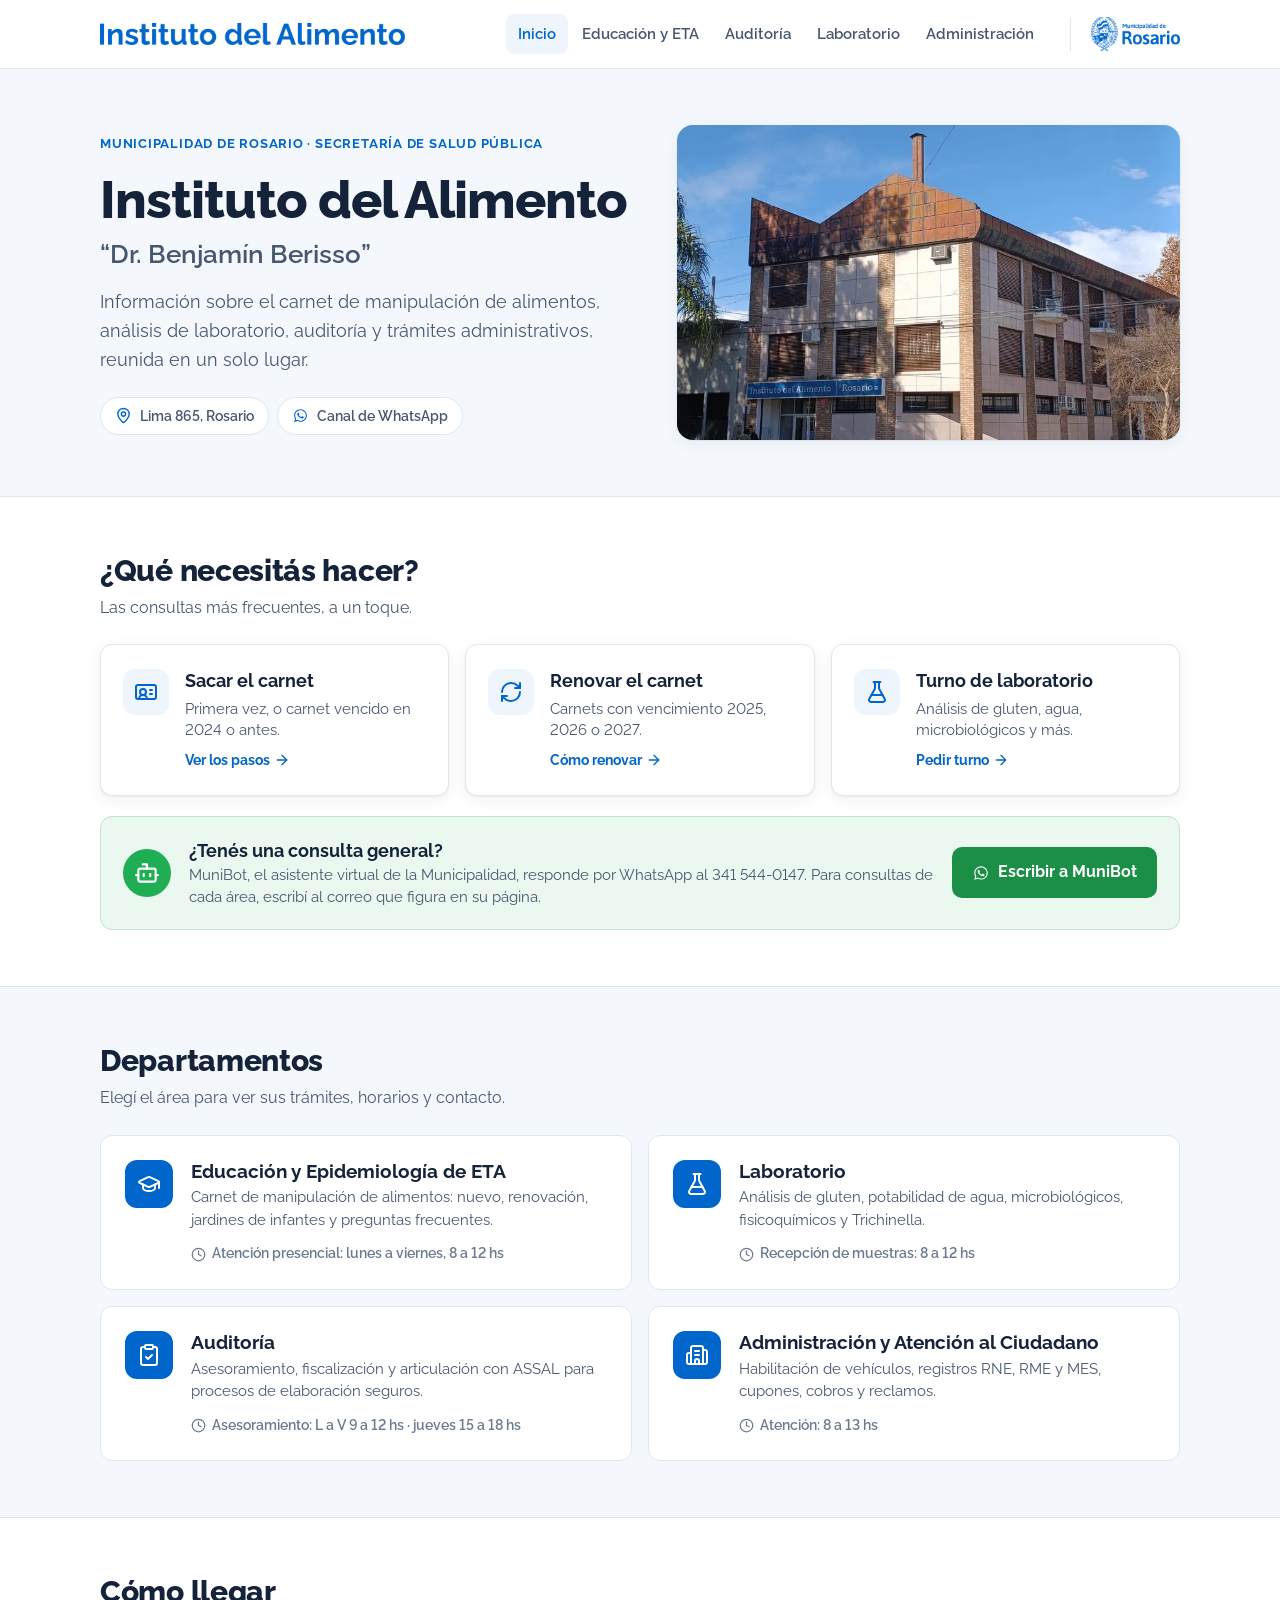
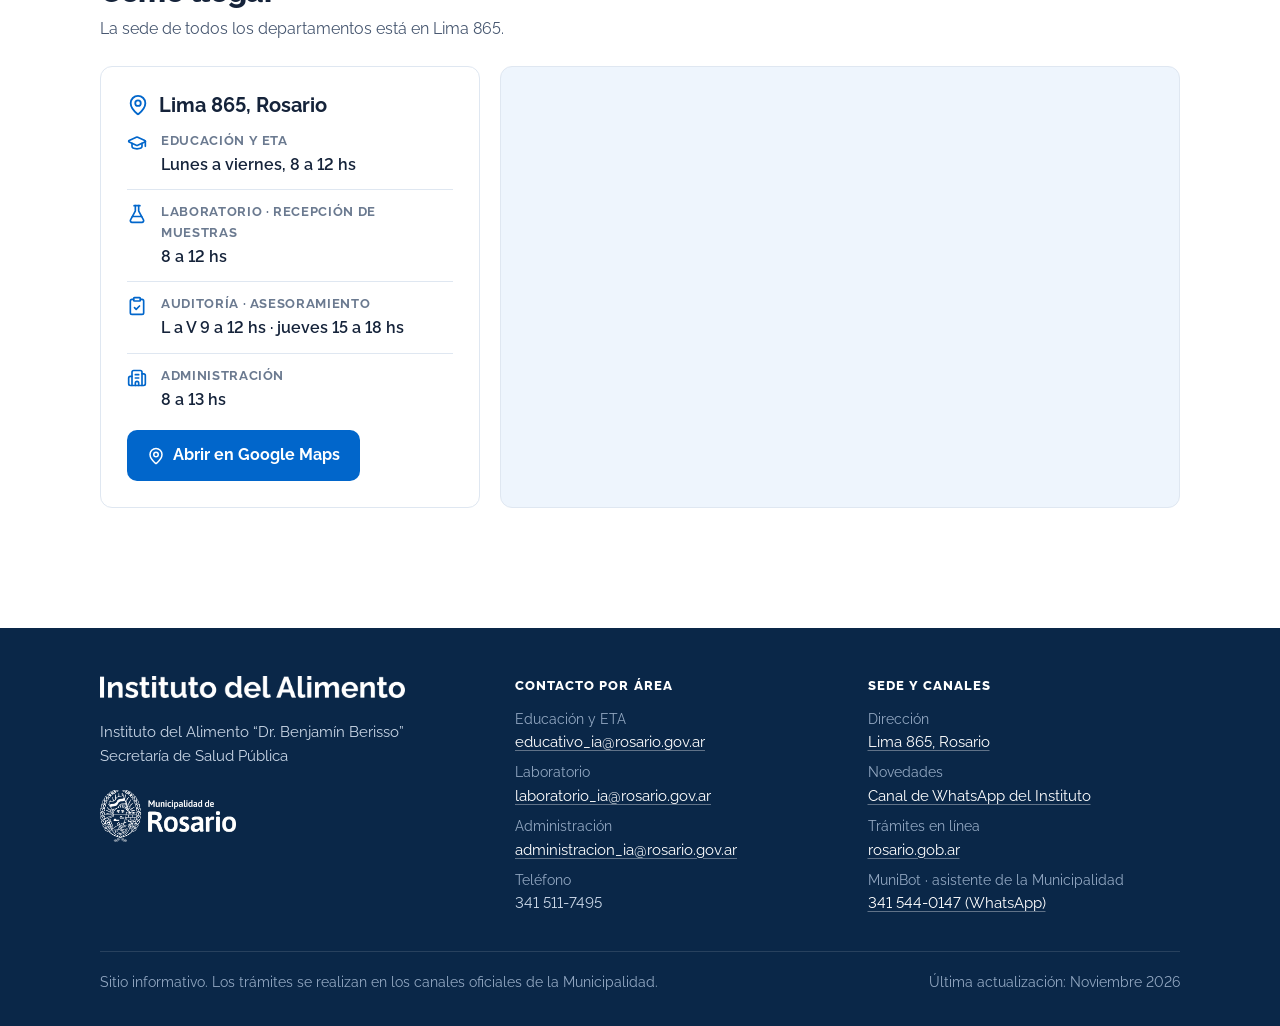
<file: index.html>
<!DOCTYPE html>
<html lang="es">
<head>
<meta charset="UTF-8">
<meta name="viewport" content="width=device-width, initial-scale=1.0">
<title>Instituto del Alimento · Rosario</title>
<meta name="description" content="Sitio informativo del Instituto del Alimento Dr. Benjamín Berisso — Municipalidad de Rosario. Carnet de manipulación de alimentos, laboratorio, auditoría y trámites.">
<link rel="canonical" href="https://ialimento.github.io/instituto-alimento/">
<meta name="theme-color" content="#0166cb">
<meta property="og:type" content="website">
<meta property="og:locale" content="es_AR">
<meta property="og:site_name" content="Sitio Informativo del Instituto del Alimento">
<meta property="og:title" content="Instituto del Alimento · Rosario">
<meta property="og:description" content="Sitio informativo del Instituto del Alimento Dr. Benjamín Berisso — Municipalidad de Rosario. Carnet de manipulación de alimentos, laboratorio, auditoría y trámites.">
<meta property="og:url" content="https://ialimento.github.io/instituto-alimento/">
<meta property="og:image" content="https://ialimento.github.io/instituto-alimento/assets/preview-whatsapp.jpg">
<meta property="og:image:width" content="1200">
<meta property="og:image:height" content="630">
<meta property="og:image:alt" content="Sitio Informativo del Instituto del Alimento">
<meta name="twitter:card" content="summary_large_image">
<link rel="preload" href="assets/fonts/raleway-latin-800-normal.woff2" as="font" type="font/woff2" crossorigin>
<link rel="stylesheet" href="assets/css/site.css">
</head>
<body>
<svg xmlns="http://www.w3.org/2000/svg" style="display:none" aria-hidden="true">
<symbol id="i-graduation-cap" viewBox="0 0 24 24" fill="none" stroke="currentColor" stroke-width="2" stroke-linecap="round" stroke-linejoin="round"><path d="M21.42 10.922a1 1 0 0 0-.019-1.838L12.83 5.18a2 2 0 0 0-1.66 0L2.6 9.08a1 1 0 0 0 0 1.832l8.57 3.908a2 2 0 0 0 1.66 0z" /> <path d="M22 10v6" /> <path d="M6 12.5V16a6 3 0 0 0 12 0v-3.5" /></symbol>
<symbol id="i-clipboard-check" viewBox="0 0 24 24" fill="none" stroke="currentColor" stroke-width="2" stroke-linecap="round" stroke-linejoin="round"><rect width="8" height="4" x="8" y="2" rx="1" ry="1" /> <path d="M16 4h2a2 2 0 0 1 2 2v14a2 2 0 0 1-2 2H6a2 2 0 0 1-2-2V6a2 2 0 0 1 2-2h2" /> <path d="m9 14 2 2 4-4" /></symbol>
<symbol id="i-flask-conical" viewBox="0 0 24 24" fill="none" stroke="currentColor" stroke-width="2" stroke-linecap="round" stroke-linejoin="round"><path d="M14 2v6a2 2 0 0 0 .245.96l5.51 10.08A2 2 0 0 1 18 22H6a2 2 0 0 1-1.755-2.96l5.51-10.08A2 2 0 0 0 10 8V2" /> <path d="M6.453 15h11.094" /> <path d="M8.5 2h7" /></symbol>
<symbol id="i-building-2" viewBox="0 0 24 24" fill="none" stroke="currentColor" stroke-width="2" stroke-linecap="round" stroke-linejoin="round"><path d="M10 12h4" /> <path d="M10 8h4" /> <path d="M14 21v-3a2 2 0 0 0-4 0v3" /> <path d="M6 10H4a2 2 0 0 0-2 2v7a2 2 0 0 0 2 2h16a2 2 0 0 0 2-2V9a2 2 0 0 0-2-2h-2" /> <path d="M6 21V5a2 2 0 0 1 2-2h8a2 2 0 0 1 2 2v16" /></symbol>
<symbol id="i-id-card" viewBox="0 0 24 24" fill="none" stroke="currentColor" stroke-width="2" stroke-linecap="round" stroke-linejoin="round"><path d="M13 19a4 4 0 00-8 0" /> <path d="M16 10h2" /> <path d="M16 14h2" /> <circle cx="9" cy="12" r="3" /> <rect x="2" y="5" width="20" height="14" rx="2" /></symbol>
<symbol id="i-refresh-cw" viewBox="0 0 24 24" fill="none" stroke="currentColor" stroke-width="2" stroke-linecap="round" stroke-linejoin="round"><path d="M3 12a9 9 0 0 1 9-9 9.75 9.75 0 0 1 6.74 2.74L21 8" /> <path d="M21 3v5h-5" /> <path d="M21 12a9 9 0 0 1-9 9 9.75 9.75 0 0 1-6.74-2.74L3 16" /> <path d="M8 16H3v5" /></symbol>
<symbol id="i-school" viewBox="0 0 24 24" fill="none" stroke="currentColor" stroke-width="2" stroke-linecap="round" stroke-linejoin="round"><path d="M14 21v-3a2 2 0 0 0-4 0v3" /> <path d="M18 4.933V21" /> <path d="m4 6 7.106-3.79a2 2 0 0 1 1.788 0L20 6" /> <path d="m6 11-3.52 2.147a1 1 0 0 0-.48.854V19a2 2 0 0 0 2 2h16a2 2 0 0 0 2-2v-5a1 1 0 0 0-.48-.853L18 11" /> <path d="M6 4.933V21" /> <circle cx="12" cy="9" r="2" /></symbol>
<symbol id="i-circle-help" viewBox="0 0 24 24" fill="none" stroke="currentColor" stroke-width="2" stroke-linecap="round" stroke-linejoin="round"><circle cx="12" cy="12" r="10" /> <path d="M9.09 9a3 3 0 0 1 5.83 1c0 2-3 3-3 3" /> <path d="M12 17h.01" /></symbol>
<symbol id="i-calendar-days" viewBox="0 0 24 24" fill="none" stroke="currentColor" stroke-width="2" stroke-linecap="round" stroke-linejoin="round"><path d="M8 2v3" /> <path d="M16 2v3" /> <rect x="3" y="3" width="18" height="18" rx="2" /> <path d="M3 9h18" /> <path d="M8 13h.01" /> <path d="M12 13h.01" /> <path d="M16 13h.01" /> <path d="M8 17h.01" /> <path d="M12 17h.01" /> <path d="M16 17h.01" /></symbol>
<symbol id="i-credit-card" viewBox="0 0 24 24" fill="none" stroke="currentColor" stroke-width="2" stroke-linecap="round" stroke-linejoin="round"><rect width="20" height="14" x="2" y="5" rx="2" /> <line x1="2" x2="22" y1="10" y2="10" /> <path d="M6 14h2" /></symbol>
<symbol id="i-mail" viewBox="0 0 24 24" fill="none" stroke="currentColor" stroke-width="2" stroke-linecap="round" stroke-linejoin="round"><path d="m22 7-8.991 5.727a2 2 0 0 1-2.009 0L2 7" /> <rect x="2" y="4" width="20" height="16" rx="2" /></symbol>
<symbol id="i-phone" viewBox="0 0 24 24" fill="none" stroke="currentColor" stroke-width="2" stroke-linecap="round" stroke-linejoin="round"><path d="M13.832 16.568a1 1 0 0 0 1.213-.303l.355-.465A2 2 0 0 1 17 15h3a2 2 0 0 1 2 2v3a2 2 0 0 1-2 2A18 18 0 0 1 2 4a2 2 0 0 1 2-2h3a2 2 0 0 1 2 2v3a2 2 0 0 1-.8 1.6l-.468.351a1 1 0 0 0-.292 1.233 14 14 0 0 0 6.392 6.384" /></symbol>
<symbol id="i-map-pin" viewBox="0 0 24 24" fill="none" stroke="currentColor" stroke-width="2" stroke-linecap="round" stroke-linejoin="round"><path d="M20 10c0 4.993-5.539 10.193-7.399 11.799a1 1 0 0 1-1.202 0C9.539 20.193 4 14.993 4 10a8 8 0 0 1 16 0" /> <circle cx="12" cy="10" r="3" /></symbol>
<symbol id="i-clock" viewBox="0 0 24 24" fill="none" stroke="currentColor" stroke-width="2" stroke-linecap="round" stroke-linejoin="round"><circle cx="12" cy="12" r="10" /> <path d="M12 6v6l4 2" /></symbol>
<symbol id="i-truck" viewBox="0 0 24 24" fill="none" stroke="currentColor" stroke-width="2" stroke-linecap="round" stroke-linejoin="round"><path d="M14 18V6a2 2 0 0 0-2-2H4a2 2 0 0 0-2 2v11a1 1 0 0 0 1 1h2" /> <path d="M15 18H9" /> <path d="M19 18h2a1 1 0 0 0 1-1v-3.65a1 1 0 0 0-.22-.624l-3.48-4.35A1 1 0 0 0 17.52 8H14" /> <circle cx="17" cy="18" r="2" /> <circle cx="7" cy="18" r="2" /></symbol>
<symbol id="i-store" viewBox="0 0 24 24" fill="none" stroke="currentColor" stroke-width="2" stroke-linecap="round" stroke-linejoin="round"><path d="M15 21v-5a1 1 0 0 0-1-1h-4a1 1 0 0 0-1 1v5" /> <path d="M17.774 10.31a1.12 1.12 0 0 0-1.549 0 2.5 2.5 0 0 1-3.451 0 1.12 1.12 0 0 0-1.548 0 2.5 2.5 0 0 1-3.452 0 1.12 1.12 0 0 0-1.549 0 2.5 2.5 0 0 1-3.77-3.248l2.889-4.184A2 2 0 0 1 7 2h10a2 2 0 0 1 1.653.873l2.895 4.192a2.5 2.5 0 0 1-3.774 3.244" /> <path d="M4 10.95V19a2 2 0 0 0 2 2h12a2 2 0 0 0 2-2v-8.05" /></symbol>
<symbol id="i-file-text" viewBox="0 0 24 24" fill="none" stroke="currentColor" stroke-width="2" stroke-linecap="round" stroke-linejoin="round"><path d="M6 22a2 2 0 0 1-2-2V4a2 2 0 0 1 2-2h8a2.4 2.4 0 0 1 1.704.706l3.588 3.588A2.4 2.4 0 0 1 20 8v12a2 2 0 0 1-2 2z" /> <path d="M14 2v5a1 1 0 0 0 1 1h5" /> <path d="M10 9H8" /> <path d="M16 13H8" /> <path d="M16 17H8" /></symbol>
<symbol id="i-droplet" viewBox="0 0 24 24" fill="none" stroke="currentColor" stroke-width="2" stroke-linecap="round" stroke-linejoin="round"><path d="M12 22a7 7 0 0 0 7-7c0-2-1-3.9-3-5.5s-3.5-4-4-6.5c-.5 2.5-2 4.9-4 6.5C6 11.1 5 13 5 15a7 7 0 0 0 7 7z" /></symbol>
<symbol id="i-wheat" viewBox="0 0 24 24" fill="none" stroke="currentColor" stroke-width="2" stroke-linecap="round" stroke-linejoin="round"><path d="M2 22 16 8" /> <path d="M3.47 12.53 5 11l1.53 1.53a3.5 3.5 0 0 1 0 4.94L5 19l-1.53-1.53a3.5 3.5 0 0 1 0-4.94Z" /> <path d="M7.47 8.53 9 7l1.53 1.53a3.5 3.5 0 0 1 0 4.94L9 15l-1.53-1.53a3.5 3.5 0 0 1 0-4.94Z" /> <path d="M11.47 4.53 13 3l1.53 1.53a3.5 3.5 0 0 1 0 4.94L13 11l-1.53-1.53a3.5 3.5 0 0 1 0-4.94Z" /> <path d="M20 2h2v2a4 4 0 0 1-4 4h-2V6a4 4 0 0 1 4-4Z" /> <path d="M11.47 17.47 13 19l-1.53 1.53a3.5 3.5 0 0 1-4.94 0L5 19l1.53-1.53a3.5 3.5 0 0 1 4.94 0Z" /> <path d="M15.47 13.47 17 15l-1.53 1.53a3.5 3.5 0 0 1-4.94 0L9 15l1.53-1.53a3.5 3.5 0 0 1 4.94 0Z" /> <path d="M19.47 9.47 21 11l-1.53 1.53a3.5 3.5 0 0 1-4.94 0L13 11l1.53-1.53a3.5 3.5 0 0 1 4.94 0Z" /></symbol>
<symbol id="i-arrow-left" viewBox="0 0 24 24" fill="none" stroke="currentColor" stroke-width="2" stroke-linecap="round" stroke-linejoin="round"><path d="m12 19-7-7 7-7" /> <path d="M19 12H5" /></symbol>
<symbol id="i-arrow-right" viewBox="0 0 24 24" fill="none" stroke="currentColor" stroke-width="2" stroke-linecap="round" stroke-linejoin="round"><path d="M5 12h14" /> <path d="m12 5 7 7-7 7" /></symbol>
<symbol id="i-chevron-down" viewBox="0 0 24 24" fill="none" stroke="currentColor" stroke-width="2" stroke-linecap="round" stroke-linejoin="round"><path d="m6 9 6 6 6-6" /></symbol>
<symbol id="i-external-link" viewBox="0 0 24 24" fill="none" stroke="currentColor" stroke-width="2" stroke-linecap="round" stroke-linejoin="round"><path d="M15 3h6v6" /> <path d="M10 14 21 3" /> <path d="M18 13v6a2 2 0 0 1-2 2H5a2 2 0 0 1-2-2V8a2 2 0 0 1 2-2h6" /></symbol>
<symbol id="i-triangle-alert" viewBox="0 0 24 24" fill="none" stroke="currentColor" stroke-width="2" stroke-linecap="round" stroke-linejoin="round"><path d="m21.73 18-8-14a2 2 0 0 0-3.48 0l-8 14A2 2 0 0 0 4 21h16a2 2 0 0 0 1.73-3" /> <path d="M12 9v4" /> <path d="M12 17h.01" /></symbol>
<symbol id="i-circle-check" viewBox="0 0 24 24" fill="none" stroke="currentColor" stroke-width="2" stroke-linecap="round" stroke-linejoin="round"><circle cx="12" cy="12" r="10" /> <path d="m16 9-5.5 5.5L8 12" /></symbol>
<symbol id="i-circle-x" viewBox="0 0 24 24" fill="none" stroke="currentColor" stroke-width="2" stroke-linecap="round" stroke-linejoin="round"><circle cx="12" cy="12" r="10" /> <path d="m15 9-6 6" /> <path d="m9 9 6 6" /></symbol>
<symbol id="i-user" viewBox="0 0 24 24" fill="none" stroke="currentColor" stroke-width="2" stroke-linecap="round" stroke-linejoin="round"><path d="M19 21v-2a4 4 0 0 0-4-4H9a4 4 0 0 0-4 4v2" /> <circle cx="12" cy="7" r="4" /></symbol>
<symbol id="i-bot" viewBox="0 0 24 24" fill="none" stroke="currentColor" stroke-width="2" stroke-linecap="round" stroke-linejoin="round"><path d="M12 8V4H8" /> <rect width="16" height="12" x="4" y="8" rx="2" /> <path d="M2 14h2" /> <path d="M20 14h2" /> <path d="M15 13v2" /> <path d="M9 13v2" /></symbol>
<symbol id="i-globe" viewBox="0 0 24 24" fill="none" stroke="currentColor" stroke-width="2" stroke-linecap="round" stroke-linejoin="round"><circle cx="12" cy="12" r="10" /> <path d="M12 2a14.5 14.5 0 0 0 0 20 14.5 14.5 0 0 0 0-20" /> <path d="M2 12h20" /></symbol>
<symbol id="i-microscope" viewBox="0 0 24 24" fill="none" stroke="currentColor" stroke-width="2" stroke-linecap="round" stroke-linejoin="round"><path d="M6 18h8" /> <path d="M3 22h18" /> <path d="M14 22a7 7 0 1 0 0-14h-1" /> <path d="M9 14h2" /> <path d="M9 12a2 2 0 0 1-2-2V6h6v4a2 2 0 0 1-2 2Z" /> <path d="M12 6V3a1 1 0 0 0-1-1H9a1 1 0 0 0-1 1v3" /></symbol>
<symbol id="i-menu" viewBox="0 0 24 24" fill="none" stroke="currentColor" stroke-width="2" stroke-linecap="round" stroke-linejoin="round"><path d="M4 5h16" /> <path d="M4 12h16" /> <path d="M4 19h16" /></symbol>
<symbol id="i-x" viewBox="0 0 24 24" fill="none" stroke="currentColor" stroke-width="2" stroke-linecap="round" stroke-linejoin="round"><path d="M18 6 6 18" /> <path d="m6 6 12 12" /></symbol>
<symbol id="i-laptop" viewBox="0 0 24 24" fill="none" stroke="currentColor" stroke-width="2" stroke-linecap="round" stroke-linejoin="round"><path d="M18 5a2 2 0 0 1 2 2v8.526a2 2 0 0 0 .212.897l1.068 2.127a1 1 0 0 1-.9 1.45H3.62a1 1 0 0 1-.9-1.45l1.068-2.127A2 2 0 0 0 4 15.526V7a2 2 0 0 1 2-2z" /> <path d="M20.054 15.987H3.946" /></symbol>
<symbol id="i-users" viewBox="0 0 24 24" fill="none" stroke="currentColor" stroke-width="2" stroke-linecap="round" stroke-linejoin="round"><path d="M16 21v-2a4 4 0 0 0-4-4H6a4 4 0 0 0-4 4v2" /> <path d="M16 3.128a4 4 0 0 1 0 7.744" /> <path d="M22 21v-2a4 4 0 0 0-3-3.87" /> <circle cx="9" cy="7" r="4" /></symbol>
<symbol id="i-camera" viewBox="0 0 24 24" fill="none" stroke="currentColor" stroke-width="2" stroke-linecap="round" stroke-linejoin="round"><path d="M13.997 4a2 2 0 0 1 1.76 1.05l.486.9A2 2 0 0 0 18.003 7H20a2 2 0 0 1 2 2v9a2 2 0 0 1-2 2H4a2 2 0 0 1-2-2V9a2 2 0 0 1 2-2h1.997a2 2 0 0 0 1.759-1.048l.489-.904A2 2 0 0 1 10.004 4z" /> <circle cx="12" cy="13" r="3" /></symbol>
<symbol id="i-shield-check" viewBox="0 0 24 24" fill="none" stroke="currentColor" stroke-width="2" stroke-linecap="round" stroke-linejoin="round"><path d="M20 13c0 5-3.5 7.5-7.66 8.95a1 1 0 0 1-.67-.01C7.5 20.5 4 18 4 13V6a1 1 0 0 1 1-1c2 0 4.5-1.2 6.24-2.72a1.17 1.17 0 0 1 1.52 0C14.51 3.81 17 5 19 5a1 1 0 0 1 1 1z" /> <path d="m9 12 2 2 4-4" /></symbol>
<symbol id="i-list-checks" viewBox="0 0 24 24" fill="none" stroke="currentColor" stroke-width="2" stroke-linecap="round" stroke-linejoin="round"><path d="M13 5h8" /> <path d="M13 12h8" /> <path d="M13 19h8" /> <path d="m3 17 2 2 4-4" /> <path d="m3 7 2 2 4-4" /></symbol>
<symbol id="i-info" viewBox="0 0 24 24" fill="none" stroke="currentColor" stroke-width="2" stroke-linecap="round" stroke-linejoin="round"><circle cx="12" cy="12" r="10" /> <path d="M12 16v-4" /> <path d="M12 8h.01" /></symbol>
<symbol id="i-whatsapp" viewBox="0 0 32 32"><path fill="currentColor" d="M16.02 4C9.39 4 4 9.28 4 15.78c0 2.08.57 4.12 1.65 5.91L4 28l6.52-1.59a12.2 12.2 0 0 0 5.5 1.34c6.63 0 12.02-5.28 12.02-11.78S22.65 4 16.02 4Zm0 21.75c-1.76 0-3.48-.46-4.99-1.34l-.36-.21-3.87.94.99-3.64-.24-.38A9.82 9.82 0 0 1 6 15.78C6 10.39 10.5 6 16.02 6s10.02 4.39 10.02 9.78-4.5 9.97-10.02 9.97Zm5.49-7.32c-.3-.15-1.78-.86-2.06-.96-.28-.1-.48-.15-.68.15-.2.29-.78.95-.95 1.14-.18.19-.35.22-.65.07-.3-.15-1.26-.45-2.4-1.45-.89-.77-1.49-1.72-1.66-2.01-.17-.29-.02-.45.13-.59.13-.13.3-.34.45-.51.15-.17.2-.29.3-.49.1-.19.05-.36-.02-.51-.08-.15-.68-1.59-.93-2.18-.24-.57-.49-.49-.68-.5h-.58c-.2 0-.53.07-.8.36-.28.29-1.05 1-1.05 2.45s1.08 2.84 1.23 3.04c.15.19 2.13 3.18 5.17 4.46.72.3 1.29.48 1.73.62.73.22 1.39.19 1.91.12.58-.08 1.78-.71 2.03-1.4.25-.69.25-1.28.18-1.4-.08-.12-.28-.19-.58-.34Z"/></symbol>
</svg>

<header class="header">
  <div class="wrap">
    <a class="brand" href="index.html" aria-label="Instituto del Alimento — inicio">
      <img src="assets/img/logo-instituto-positivo.png" alt="Instituto del Alimento" width="900" height="65">
    </a>
    <button class="menu-btn" type="button" aria-expanded="false" aria-controls="nav" aria-label="Abrir menú">
      <svg class="icon i-menu" aria-hidden="true"><use href="#i-menu"/></svg><svg class="icon i-close" aria-hidden="true"><use href="#i-x"/></svg>
    </button>
    <nav class="nav" id="nav" aria-label="Secciones">
        <a href="index.html" aria-current="page">Inicio</a>
        <a href="educativo.html">Educación y ETA</a>
        <a href="auditoria.html">Auditoría</a>
        <a href="laboratorio.html">Laboratorio</a>
        <a href="administracion.html">Administración</a>
    </nav>
    <a class="header-muni" href="https://www.rosario.gob.ar" target="_blank" rel="noopener" aria-label="Municipalidad de Rosario">
      <img src="assets/img/logo-muni-positivo.png" alt="Municipalidad de Rosario" width="520" height="199">
    </a>
  </div>
</header>

<main>
<section class="hero">
  <div class="wrap">
    <div>
      <span class="eyebrow">Municipalidad de Rosario · Secretaría de Salud Pública</span>
      <h1>Instituto del Alimento<span class="sub">“Dr. Benjamín Berisso”</span></h1>
      <p class="lead">Información sobre el carnet de manipulación de alimentos, análisis de laboratorio, auditoría y trámites administrativos, reunida en un solo lugar.</p>
      <div class="facts">
        <a class="fact" href="#como-llegar"><svg class="icon" aria-hidden="true"><use href="#i-map-pin"/></svg>Lima 865, Rosario</a>
        <a class="fact" href="https://whatsapp.com/channel/0029VbBgHsrFy72LKJ1xdt2n" target="_blank" rel="noopener"><svg class="icon" aria-hidden="true"><use href="#i-whatsapp"/></svg>Canal de WhatsApp</a>
      </div>
    </div>
    <figure class="foto">
        <img src="assets/img/fotos/fachada-1440.webp"
             srcset="assets/img/fotos/fachada-800.webp 800w, assets/img/fotos/fachada-1440.webp 1440w"
             sizes="(max-width: 900px) 100vw, 540px"
             alt="Fachada del Instituto del Alimento en Lima 865, Rosario" width="1440" height="900" fetchpriority="high">
      </figure>
  </div>
</section>

<section class="section">
  <div class="wrap">
    <div class="section-head">
      <h2>¿Qué necesitás hacer?</h2>
      <p>Las consultas más frecuentes, a un toque.</p>
    </div>
    <div class="quick">
      <a href="educativo.html#nuevo-carnet">
        <span class="q-icon"><svg class="icon" aria-hidden="true"><use href="#i-id-card"/></svg></span>
        <div><strong>Sacar el carnet</strong><span>Primera vez, o carnet vencido en 2024 o antes.</span><span class="go">Ver los pasos <svg class="icon" aria-hidden="true"><use href="#i-arrow-right"/></svg></span></div>
      </a>
      <a href="educativo.html#renovacion">
        <span class="q-icon"><svg class="icon" aria-hidden="true"><use href="#i-refresh-cw"/></svg></span>
        <div><strong>Renovar el carnet</strong><span>Carnets con vencimiento 2025, 2026 o 2027.</span><span class="go">Cómo renovar <svg class="icon" aria-hidden="true"><use href="#i-arrow-right"/></svg></span></div>
      </a>
      <a href="laboratorio.html#turnos">
        <span class="q-icon"><svg class="icon" aria-hidden="true"><use href="#i-flask-conical"/></svg></span>
        <div><strong>Turno de laboratorio</strong><span>Análisis de gluten, agua, microbiológicos y más.</span><span class="go">Pedir turno <svg class="icon" aria-hidden="true"><use href="#i-arrow-right"/></svg></span></div>
      </a>
    </div>
    <div class="wa-banda">
      <span class="wa-banda-icon"><svg class="icon" aria-hidden="true"><use href="#i-bot"/></svg></span>
      <div>
        <strong>¿Tenés una consulta general?</strong>
        <span>MuniBot, el asistente virtual de la Municipalidad, responde por WhatsApp al 341 544-0147. Para consultas de cada área, escribí al correo que figura en su página.</span>
      </div>
      <a class="btn btn-wa" href="https://wa.me/5493415440147" target="_blank" rel="noopener"><svg class="icon" aria-hidden="true"><use href="#i-whatsapp"/></svg>Escribir a MuniBot</a>
    </div>
  </div>
</section>

<section class="section section-alt">
  <div class="wrap">
    <div class="section-head">
      <h2>Departamentos</h2>
      <p>Elegí el área para ver sus trámites, horarios y contacto.</p>
    </div>
    <div class="depts">
      <a class="dept" href="educativo.html">
        <span class="d-icon"><svg class="icon" aria-hidden="true"><use href="#i-graduation-cap"/></svg></span>
        <h3>Educación y Epidemiología de ETA</h3>
        <p>Carnet de manipulación de alimentos: nuevo, renovación, jardines de infantes y preguntas frecuentes.</p>
        <span class="meta"><svg class="icon" aria-hidden="true"><use href="#i-clock"/></svg>Atención presencial: lunes a viernes, 8 a 12 hs</span>
      </a>
      <a class="dept" href="laboratorio.html">
        <span class="d-icon"><svg class="icon" aria-hidden="true"><use href="#i-flask-conical"/></svg></span>
        <h3>Laboratorio</h3>
        <p>Análisis de gluten, potabilidad de agua, microbiológicos, fisicoquímicos y Trichinella.</p>
        <span class="meta"><svg class="icon" aria-hidden="true"><use href="#i-clock"/></svg>Recepción de muestras: 8 a 12 hs</span>
      </a>
      <a class="dept" href="auditoria.html">
        <span class="d-icon"><svg class="icon" aria-hidden="true"><use href="#i-clipboard-check"/></svg></span>
        <h3>Auditoría</h3>
        <p>Asesoramiento, fiscalización y articulación con ASSAL para procesos de elaboración seguros.</p>
        <span class="meta"><svg class="icon" aria-hidden="true"><use href="#i-clock"/></svg>Asesoramiento: L a V 9 a 12 hs · jueves 15 a 18 hs</span>
      </a>
      <a class="dept" href="administracion.html">
        <span class="d-icon"><svg class="icon" aria-hidden="true"><use href="#i-building-2"/></svg></span>
        <h3>Administración y Atención al Ciudadano</h3>
        <p>Habilitación de vehículos, registros RNE, RME y MES, cupones, cobros y reclamos.</p>
        <span class="meta"><svg class="icon" aria-hidden="true"><use href="#i-clock"/></svg>Atención: 8 a 13 hs</span>
      </a>
    </div>
  </div>
</section>

<section class="section" id="como-llegar">
  <div class="wrap">
    <div class="section-head">
      <h2>Cómo llegar</h2>
      <p>La sede de todos los departamentos está en Lima 865.</p>
    </div>
    <div class="mapa-grid">
      <div class="card">
        <h3><svg class="icon" aria-hidden="true"><use href="#i-map-pin"/></svg>Lima 865, Rosario</h3>
        <div class="rows">
          <div class="row"><svg class="icon" aria-hidden="true"><use href="#i-graduation-cap"/></svg><div><span class="label">Educación y ETA</span><span class="value">Lunes a viernes, 8 a 12 hs</span></div></div>
          <div class="row"><svg class="icon" aria-hidden="true"><use href="#i-flask-conical"/></svg><div><span class="label">Laboratorio · recepción de muestras</span><span class="value">8 a 12 hs</span></div></div>
          <div class="row"><svg class="icon" aria-hidden="true"><use href="#i-clipboard-check"/></svg><div><span class="label">Auditoría · asesoramiento</span><span class="value">L a V 9 a 12 hs · jueves 15 a 18 hs</span></div></div>
          <div class="row"><svg class="icon" aria-hidden="true"><use href="#i-building-2"/></svg><div><span class="label">Administración</span><span class="value">8 a 13 hs</span></div></div>
        </div>
        <a class="btn" href="https://maps.app.goo.gl/gdvkR9NQoEM4VuVJ6" target="_blank" rel="noopener"><svg class="icon" aria-hidden="true"><use href="#i-map-pin"/></svg>Abrir en Google Maps</a>
      </div>
      <div class="mapa">
        <iframe src="https://maps.google.com/maps?q=Instituto%20del%20Alimento%2C%20Lima%20865%2C%20Rosario%2C%20Santa%20Fe&z=16&output=embed" title="Mapa: Instituto del Alimento, Lima 865, Rosario" loading="lazy" referrerpolicy="no-referrer-when-downgrade" allowfullscreen></iframe>
      </div>
    </div>
  </div>
</section>

</main>

<footer class="footer">
  <div class="wrap">
    <div class="footer-top">
      <div class="footer-logos">
        <img class="inst" src="assets/img/logo-instituto-negativo.png" alt="Instituto del Alimento" width="900" height="65">
        <p>Instituto del Alimento “Dr. Benjamín Berisso”<br>Secretaría de Salud Pública</p>
        <img class="muni" src="assets/img/logo-muni-negativo.png" alt="Municipalidad de Rosario" width="520" height="199">
      </div>
      <div>
        <h4>Contacto por área</h4>
        <ul>
          <li><span class="small">Educación y ETA</span><a href="mailto:educativo_ia@rosario.gov.ar">educativo_ia@rosario.gov.ar</a></li>
          <li><span class="small">Laboratorio</span><a href="mailto:laboratorio_ia@rosario.gov.ar">laboratorio_ia@rosario.gov.ar</a></li>
          <li><span class="small">Administración</span><a href="mailto:administracion_ia@rosario.gov.ar">administracion_ia@rosario.gov.ar</a></li>
          <li><span class="small">Teléfono</span>341 511-7495</li>
        </ul>
      </div>
      <div>
        <h4>Sede y canales</h4>
        <ul>
          <li><span class="small">Dirección</span><a href="https://maps.app.goo.gl/gdvkR9NQoEM4VuVJ6" target="_blank" rel="noopener">Lima 865, Rosario</a></li>
          <li><span class="small">Novedades</span><a href="https://whatsapp.com/channel/0029VbBgHsrFy72LKJ1xdt2n" target="_blank" rel="noopener">Canal de WhatsApp del Instituto</a></li>
          <li><span class="small">Trámites en línea</span><a href="https://www.rosario.gob.ar" target="_blank" rel="noopener">rosario.gob.ar</a></li>
          <li><span class="small">MuniBot · asistente de la Municipalidad</span><a href="https://wa.me/5493415440147" target="_blank" rel="noopener">341 544-0147 (WhatsApp)</a></li>
        </ul>
      </div>
    </div>
    <div class="footer-bottom">
      <span>Sitio informativo. Los trámites se realizan en los canales oficiales de la Municipalidad.</span>
      <span>Última actualización: Noviembre 2026</span>
    </div>
  </div>
</footer>


<script src="assets/js/site.js"></script>
</body>
</html>
</file>
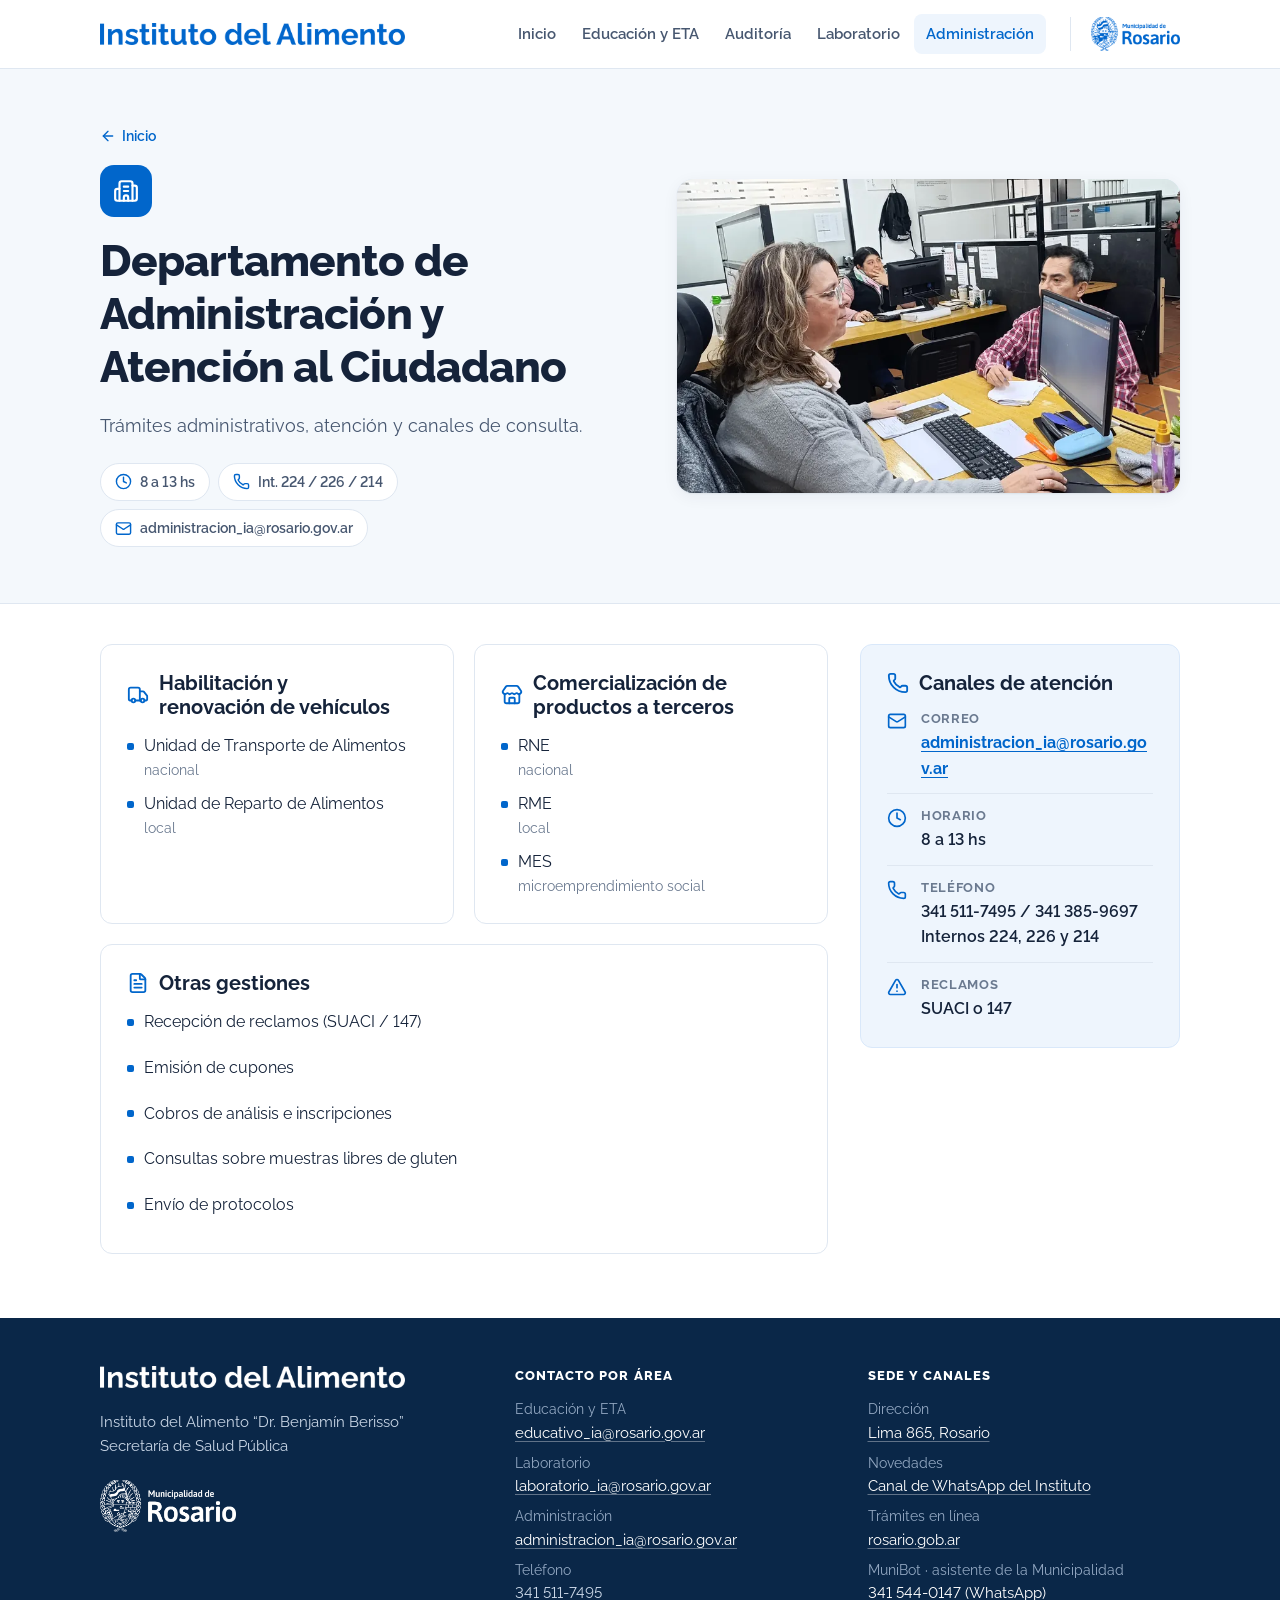
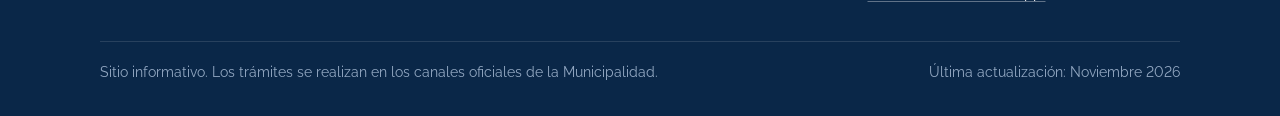
<file: administracion.html>
<!DOCTYPE html>
<html lang="es">
<head>
<meta charset="UTF-8">
<meta name="viewport" content="width=device-width, initial-scale=1.0">
<title>Administración · Instituto del Alimento</title>
<meta name="description" content="Administración y Atención al Ciudadano del Instituto del Alimento: vehículos, RNE, RME, MES, cupones y reclamos.">
<link rel="canonical" href="https://ialimento.github.io/instituto-alimento/administracion.html">
<meta name="theme-color" content="#0166cb">
<meta property="og:type" content="website">
<meta property="og:locale" content="es_AR">
<meta property="og:site_name" content="Sitio Informativo del Instituto del Alimento">
<meta property="og:title" content="Administración · Instituto del Alimento">
<meta property="og:description" content="Administración y Atención al Ciudadano del Instituto del Alimento: vehículos, RNE, RME, MES, cupones y reclamos.">
<meta property="og:url" content="https://ialimento.github.io/instituto-alimento/administracion.html">
<meta property="og:image" content="https://ialimento.github.io/instituto-alimento/assets/preview-whatsapp.jpg">
<meta property="og:image:width" content="1200">
<meta property="og:image:height" content="630">
<meta property="og:image:alt" content="Sitio Informativo del Instituto del Alimento">
<meta name="twitter:card" content="summary_large_image">
<link rel="preload" href="assets/fonts/raleway-latin-800-normal.woff2" as="font" type="font/woff2" crossorigin>
<link rel="stylesheet" href="assets/css/site.css">
</head>
<body>
<svg xmlns="http://www.w3.org/2000/svg" style="display:none" aria-hidden="true">
<symbol id="i-graduation-cap" viewBox="0 0 24 24" fill="none" stroke="currentColor" stroke-width="2" stroke-linecap="round" stroke-linejoin="round"><path d="M21.42 10.922a1 1 0 0 0-.019-1.838L12.83 5.18a2 2 0 0 0-1.66 0L2.6 9.08a1 1 0 0 0 0 1.832l8.57 3.908a2 2 0 0 0 1.66 0z" /> <path d="M22 10v6" /> <path d="M6 12.5V16a6 3 0 0 0 12 0v-3.5" /></symbol>
<symbol id="i-clipboard-check" viewBox="0 0 24 24" fill="none" stroke="currentColor" stroke-width="2" stroke-linecap="round" stroke-linejoin="round"><rect width="8" height="4" x="8" y="2" rx="1" ry="1" /> <path d="M16 4h2a2 2 0 0 1 2 2v14a2 2 0 0 1-2 2H6a2 2 0 0 1-2-2V6a2 2 0 0 1 2-2h2" /> <path d="m9 14 2 2 4-4" /></symbol>
<symbol id="i-flask-conical" viewBox="0 0 24 24" fill="none" stroke="currentColor" stroke-width="2" stroke-linecap="round" stroke-linejoin="round"><path d="M14 2v6a2 2 0 0 0 .245.96l5.51 10.08A2 2 0 0 1 18 22H6a2 2 0 0 1-1.755-2.96l5.51-10.08A2 2 0 0 0 10 8V2" /> <path d="M6.453 15h11.094" /> <path d="M8.5 2h7" /></symbol>
<symbol id="i-building-2" viewBox="0 0 24 24" fill="none" stroke="currentColor" stroke-width="2" stroke-linecap="round" stroke-linejoin="round"><path d="M10 12h4" /> <path d="M10 8h4" /> <path d="M14 21v-3a2 2 0 0 0-4 0v3" /> <path d="M6 10H4a2 2 0 0 0-2 2v7a2 2 0 0 0 2 2h16a2 2 0 0 0 2-2V9a2 2 0 0 0-2-2h-2" /> <path d="M6 21V5a2 2 0 0 1 2-2h8a2 2 0 0 1 2 2v16" /></symbol>
<symbol id="i-id-card" viewBox="0 0 24 24" fill="none" stroke="currentColor" stroke-width="2" stroke-linecap="round" stroke-linejoin="round"><path d="M13 19a4 4 0 00-8 0" /> <path d="M16 10h2" /> <path d="M16 14h2" /> <circle cx="9" cy="12" r="3" /> <rect x="2" y="5" width="20" height="14" rx="2" /></symbol>
<symbol id="i-refresh-cw" viewBox="0 0 24 24" fill="none" stroke="currentColor" stroke-width="2" stroke-linecap="round" stroke-linejoin="round"><path d="M3 12a9 9 0 0 1 9-9 9.75 9.75 0 0 1 6.74 2.74L21 8" /> <path d="M21 3v5h-5" /> <path d="M21 12a9 9 0 0 1-9 9 9.75 9.75 0 0 1-6.74-2.74L3 16" /> <path d="M8 16H3v5" /></symbol>
<symbol id="i-school" viewBox="0 0 24 24" fill="none" stroke="currentColor" stroke-width="2" stroke-linecap="round" stroke-linejoin="round"><path d="M14 21v-3a2 2 0 0 0-4 0v3" /> <path d="M18 4.933V21" /> <path d="m4 6 7.106-3.79a2 2 0 0 1 1.788 0L20 6" /> <path d="m6 11-3.52 2.147a1 1 0 0 0-.48.854V19a2 2 0 0 0 2 2h16a2 2 0 0 0 2-2v-5a1 1 0 0 0-.48-.853L18 11" /> <path d="M6 4.933V21" /> <circle cx="12" cy="9" r="2" /></symbol>
<symbol id="i-circle-help" viewBox="0 0 24 24" fill="none" stroke="currentColor" stroke-width="2" stroke-linecap="round" stroke-linejoin="round"><circle cx="12" cy="12" r="10" /> <path d="M9.09 9a3 3 0 0 1 5.83 1c0 2-3 3-3 3" /> <path d="M12 17h.01" /></symbol>
<symbol id="i-calendar-days" viewBox="0 0 24 24" fill="none" stroke="currentColor" stroke-width="2" stroke-linecap="round" stroke-linejoin="round"><path d="M8 2v3" /> <path d="M16 2v3" /> <rect x="3" y="3" width="18" height="18" rx="2" /> <path d="M3 9h18" /> <path d="M8 13h.01" /> <path d="M12 13h.01" /> <path d="M16 13h.01" /> <path d="M8 17h.01" /> <path d="M12 17h.01" /> <path d="M16 17h.01" /></symbol>
<symbol id="i-credit-card" viewBox="0 0 24 24" fill="none" stroke="currentColor" stroke-width="2" stroke-linecap="round" stroke-linejoin="round"><rect width="20" height="14" x="2" y="5" rx="2" /> <line x1="2" x2="22" y1="10" y2="10" /> <path d="M6 14h2" /></symbol>
<symbol id="i-mail" viewBox="0 0 24 24" fill="none" stroke="currentColor" stroke-width="2" stroke-linecap="round" stroke-linejoin="round"><path d="m22 7-8.991 5.727a2 2 0 0 1-2.009 0L2 7" /> <rect x="2" y="4" width="20" height="16" rx="2" /></symbol>
<symbol id="i-phone" viewBox="0 0 24 24" fill="none" stroke="currentColor" stroke-width="2" stroke-linecap="round" stroke-linejoin="round"><path d="M13.832 16.568a1 1 0 0 0 1.213-.303l.355-.465A2 2 0 0 1 17 15h3a2 2 0 0 1 2 2v3a2 2 0 0 1-2 2A18 18 0 0 1 2 4a2 2 0 0 1 2-2h3a2 2 0 0 1 2 2v3a2 2 0 0 1-.8 1.6l-.468.351a1 1 0 0 0-.292 1.233 14 14 0 0 0 6.392 6.384" /></symbol>
<symbol id="i-map-pin" viewBox="0 0 24 24" fill="none" stroke="currentColor" stroke-width="2" stroke-linecap="round" stroke-linejoin="round"><path d="M20 10c0 4.993-5.539 10.193-7.399 11.799a1 1 0 0 1-1.202 0C9.539 20.193 4 14.993 4 10a8 8 0 0 1 16 0" /> <circle cx="12" cy="10" r="3" /></symbol>
<symbol id="i-clock" viewBox="0 0 24 24" fill="none" stroke="currentColor" stroke-width="2" stroke-linecap="round" stroke-linejoin="round"><circle cx="12" cy="12" r="10" /> <path d="M12 6v6l4 2" /></symbol>
<symbol id="i-truck" viewBox="0 0 24 24" fill="none" stroke="currentColor" stroke-width="2" stroke-linecap="round" stroke-linejoin="round"><path d="M14 18V6a2 2 0 0 0-2-2H4a2 2 0 0 0-2 2v11a1 1 0 0 0 1 1h2" /> <path d="M15 18H9" /> <path d="M19 18h2a1 1 0 0 0 1-1v-3.65a1 1 0 0 0-.22-.624l-3.48-4.35A1 1 0 0 0 17.52 8H14" /> <circle cx="17" cy="18" r="2" /> <circle cx="7" cy="18" r="2" /></symbol>
<symbol id="i-store" viewBox="0 0 24 24" fill="none" stroke="currentColor" stroke-width="2" stroke-linecap="round" stroke-linejoin="round"><path d="M15 21v-5a1 1 0 0 0-1-1h-4a1 1 0 0 0-1 1v5" /> <path d="M17.774 10.31a1.12 1.12 0 0 0-1.549 0 2.5 2.5 0 0 1-3.451 0 1.12 1.12 0 0 0-1.548 0 2.5 2.5 0 0 1-3.452 0 1.12 1.12 0 0 0-1.549 0 2.5 2.5 0 0 1-3.77-3.248l2.889-4.184A2 2 0 0 1 7 2h10a2 2 0 0 1 1.653.873l2.895 4.192a2.5 2.5 0 0 1-3.774 3.244" /> <path d="M4 10.95V19a2 2 0 0 0 2 2h12a2 2 0 0 0 2-2v-8.05" /></symbol>
<symbol id="i-file-text" viewBox="0 0 24 24" fill="none" stroke="currentColor" stroke-width="2" stroke-linecap="round" stroke-linejoin="round"><path d="M6 22a2 2 0 0 1-2-2V4a2 2 0 0 1 2-2h8a2.4 2.4 0 0 1 1.704.706l3.588 3.588A2.4 2.4 0 0 1 20 8v12a2 2 0 0 1-2 2z" /> <path d="M14 2v5a1 1 0 0 0 1 1h5" /> <path d="M10 9H8" /> <path d="M16 13H8" /> <path d="M16 17H8" /></symbol>
<symbol id="i-droplet" viewBox="0 0 24 24" fill="none" stroke="currentColor" stroke-width="2" stroke-linecap="round" stroke-linejoin="round"><path d="M12 22a7 7 0 0 0 7-7c0-2-1-3.9-3-5.5s-3.5-4-4-6.5c-.5 2.5-2 4.9-4 6.5C6 11.1 5 13 5 15a7 7 0 0 0 7 7z" /></symbol>
<symbol id="i-wheat" viewBox="0 0 24 24" fill="none" stroke="currentColor" stroke-width="2" stroke-linecap="round" stroke-linejoin="round"><path d="M2 22 16 8" /> <path d="M3.47 12.53 5 11l1.53 1.53a3.5 3.5 0 0 1 0 4.94L5 19l-1.53-1.53a3.5 3.5 0 0 1 0-4.94Z" /> <path d="M7.47 8.53 9 7l1.53 1.53a3.5 3.5 0 0 1 0 4.94L9 15l-1.53-1.53a3.5 3.5 0 0 1 0-4.94Z" /> <path d="M11.47 4.53 13 3l1.53 1.53a3.5 3.5 0 0 1 0 4.94L13 11l-1.53-1.53a3.5 3.5 0 0 1 0-4.94Z" /> <path d="M20 2h2v2a4 4 0 0 1-4 4h-2V6a4 4 0 0 1 4-4Z" /> <path d="M11.47 17.47 13 19l-1.53 1.53a3.5 3.5 0 0 1-4.94 0L5 19l1.53-1.53a3.5 3.5 0 0 1 4.94 0Z" /> <path d="M15.47 13.47 17 15l-1.53 1.53a3.5 3.5 0 0 1-4.94 0L9 15l1.53-1.53a3.5 3.5 0 0 1 4.94 0Z" /> <path d="M19.47 9.47 21 11l-1.53 1.53a3.5 3.5 0 0 1-4.94 0L13 11l1.53-1.53a3.5 3.5 0 0 1 4.94 0Z" /></symbol>
<symbol id="i-arrow-left" viewBox="0 0 24 24" fill="none" stroke="currentColor" stroke-width="2" stroke-linecap="round" stroke-linejoin="round"><path d="m12 19-7-7 7-7" /> <path d="M19 12H5" /></symbol>
<symbol id="i-arrow-right" viewBox="0 0 24 24" fill="none" stroke="currentColor" stroke-width="2" stroke-linecap="round" stroke-linejoin="round"><path d="M5 12h14" /> <path d="m12 5 7 7-7 7" /></symbol>
<symbol id="i-chevron-down" viewBox="0 0 24 24" fill="none" stroke="currentColor" stroke-width="2" stroke-linecap="round" stroke-linejoin="round"><path d="m6 9 6 6 6-6" /></symbol>
<symbol id="i-external-link" viewBox="0 0 24 24" fill="none" stroke="currentColor" stroke-width="2" stroke-linecap="round" stroke-linejoin="round"><path d="M15 3h6v6" /> <path d="M10 14 21 3" /> <path d="M18 13v6a2 2 0 0 1-2 2H5a2 2 0 0 1-2-2V8a2 2 0 0 1 2-2h6" /></symbol>
<symbol id="i-triangle-alert" viewBox="0 0 24 24" fill="none" stroke="currentColor" stroke-width="2" stroke-linecap="round" stroke-linejoin="round"><path d="m21.73 18-8-14a2 2 0 0 0-3.48 0l-8 14A2 2 0 0 0 4 21h16a2 2 0 0 0 1.73-3" /> <path d="M12 9v4" /> <path d="M12 17h.01" /></symbol>
<symbol id="i-circle-check" viewBox="0 0 24 24" fill="none" stroke="currentColor" stroke-width="2" stroke-linecap="round" stroke-linejoin="round"><circle cx="12" cy="12" r="10" /> <path d="m16 9-5.5 5.5L8 12" /></symbol>
<symbol id="i-circle-x" viewBox="0 0 24 24" fill="none" stroke="currentColor" stroke-width="2" stroke-linecap="round" stroke-linejoin="round"><circle cx="12" cy="12" r="10" /> <path d="m15 9-6 6" /> <path d="m9 9 6 6" /></symbol>
<symbol id="i-user" viewBox="0 0 24 24" fill="none" stroke="currentColor" stroke-width="2" stroke-linecap="round" stroke-linejoin="round"><path d="M19 21v-2a4 4 0 0 0-4-4H9a4 4 0 0 0-4 4v2" /> <circle cx="12" cy="7" r="4" /></symbol>
<symbol id="i-bot" viewBox="0 0 24 24" fill="none" stroke="currentColor" stroke-width="2" stroke-linecap="round" stroke-linejoin="round"><path d="M12 8V4H8" /> <rect width="16" height="12" x="4" y="8" rx="2" /> <path d="M2 14h2" /> <path d="M20 14h2" /> <path d="M15 13v2" /> <path d="M9 13v2" /></symbol>
<symbol id="i-globe" viewBox="0 0 24 24" fill="none" stroke="currentColor" stroke-width="2" stroke-linecap="round" stroke-linejoin="round"><circle cx="12" cy="12" r="10" /> <path d="M12 2a14.5 14.5 0 0 0 0 20 14.5 14.5 0 0 0 0-20" /> <path d="M2 12h20" /></symbol>
<symbol id="i-microscope" viewBox="0 0 24 24" fill="none" stroke="currentColor" stroke-width="2" stroke-linecap="round" stroke-linejoin="round"><path d="M6 18h8" /> <path d="M3 22h18" /> <path d="M14 22a7 7 0 1 0 0-14h-1" /> <path d="M9 14h2" /> <path d="M9 12a2 2 0 0 1-2-2V6h6v4a2 2 0 0 1-2 2Z" /> <path d="M12 6V3a1 1 0 0 0-1-1H9a1 1 0 0 0-1 1v3" /></symbol>
<symbol id="i-menu" viewBox="0 0 24 24" fill="none" stroke="currentColor" stroke-width="2" stroke-linecap="round" stroke-linejoin="round"><path d="M4 5h16" /> <path d="M4 12h16" /> <path d="M4 19h16" /></symbol>
<symbol id="i-x" viewBox="0 0 24 24" fill="none" stroke="currentColor" stroke-width="2" stroke-linecap="round" stroke-linejoin="round"><path d="M18 6 6 18" /> <path d="m6 6 12 12" /></symbol>
<symbol id="i-laptop" viewBox="0 0 24 24" fill="none" stroke="currentColor" stroke-width="2" stroke-linecap="round" stroke-linejoin="round"><path d="M18 5a2 2 0 0 1 2 2v8.526a2 2 0 0 0 .212.897l1.068 2.127a1 1 0 0 1-.9 1.45H3.62a1 1 0 0 1-.9-1.45l1.068-2.127A2 2 0 0 0 4 15.526V7a2 2 0 0 1 2-2z" /> <path d="M20.054 15.987H3.946" /></symbol>
<symbol id="i-users" viewBox="0 0 24 24" fill="none" stroke="currentColor" stroke-width="2" stroke-linecap="round" stroke-linejoin="round"><path d="M16 21v-2a4 4 0 0 0-4-4H6a4 4 0 0 0-4 4v2" /> <path d="M16 3.128a4 4 0 0 1 0 7.744" /> <path d="M22 21v-2a4 4 0 0 0-3-3.87" /> <circle cx="9" cy="7" r="4" /></symbol>
<symbol id="i-camera" viewBox="0 0 24 24" fill="none" stroke="currentColor" stroke-width="2" stroke-linecap="round" stroke-linejoin="round"><path d="M13.997 4a2 2 0 0 1 1.76 1.05l.486.9A2 2 0 0 0 18.003 7H20a2 2 0 0 1 2 2v9a2 2 0 0 1-2 2H4a2 2 0 0 1-2-2V9a2 2 0 0 1 2-2h1.997a2 2 0 0 0 1.759-1.048l.489-.904A2 2 0 0 1 10.004 4z" /> <circle cx="12" cy="13" r="3" /></symbol>
<symbol id="i-shield-check" viewBox="0 0 24 24" fill="none" stroke="currentColor" stroke-width="2" stroke-linecap="round" stroke-linejoin="round"><path d="M20 13c0 5-3.5 7.5-7.66 8.95a1 1 0 0 1-.67-.01C7.5 20.5 4 18 4 13V6a1 1 0 0 1 1-1c2 0 4.5-1.2 6.24-2.72a1.17 1.17 0 0 1 1.52 0C14.51 3.81 17 5 19 5a1 1 0 0 1 1 1z" /> <path d="m9 12 2 2 4-4" /></symbol>
<symbol id="i-list-checks" viewBox="0 0 24 24" fill="none" stroke="currentColor" stroke-width="2" stroke-linecap="round" stroke-linejoin="round"><path d="M13 5h8" /> <path d="M13 12h8" /> <path d="M13 19h8" /> <path d="m3 17 2 2 4-4" /> <path d="m3 7 2 2 4-4" /></symbol>
<symbol id="i-info" viewBox="0 0 24 24" fill="none" stroke="currentColor" stroke-width="2" stroke-linecap="round" stroke-linejoin="round"><circle cx="12" cy="12" r="10" /> <path d="M12 16v-4" /> <path d="M12 8h.01" /></symbol>
<symbol id="i-whatsapp" viewBox="0 0 32 32"><path fill="currentColor" d="M16.02 4C9.39 4 4 9.28 4 15.78c0 2.08.57 4.12 1.65 5.91L4 28l6.52-1.59a12.2 12.2 0 0 0 5.5 1.34c6.63 0 12.02-5.28 12.02-11.78S22.65 4 16.02 4Zm0 21.75c-1.76 0-3.48-.46-4.99-1.34l-.36-.21-3.87.94.99-3.64-.24-.38A9.82 9.82 0 0 1 6 15.78C6 10.39 10.5 6 16.02 6s10.02 4.39 10.02 9.78-4.5 9.97-10.02 9.97Zm5.49-7.32c-.3-.15-1.78-.86-2.06-.96-.28-.1-.48-.15-.68.15-.2.29-.78.95-.95 1.14-.18.19-.35.22-.65.07-.3-.15-1.26-.45-2.4-1.45-.89-.77-1.49-1.72-1.66-2.01-.17-.29-.02-.45.13-.59.13-.13.3-.34.45-.51.15-.17.2-.29.3-.49.1-.19.05-.36-.02-.51-.08-.15-.68-1.59-.93-2.18-.24-.57-.49-.49-.68-.5h-.58c-.2 0-.53.07-.8.36-.28.29-1.05 1-1.05 2.45s1.08 2.84 1.23 3.04c.15.19 2.13 3.18 5.17 4.46.72.3 1.29.48 1.73.62.73.22 1.39.19 1.91.12.58-.08 1.78-.71 2.03-1.4.25-.69.25-1.28.18-1.4-.08-.12-.28-.19-.58-.34Z"/></symbol>
</svg>

<header class="header">
  <div class="wrap">
    <a class="brand" href="index.html" aria-label="Instituto del Alimento — inicio">
      <img src="assets/img/logo-instituto-positivo.png" alt="Instituto del Alimento" width="900" height="65">
    </a>
    <button class="menu-btn" type="button" aria-expanded="false" aria-controls="nav" aria-label="Abrir menú">
      <svg class="icon i-menu" aria-hidden="true"><use href="#i-menu"/></svg><svg class="icon i-close" aria-hidden="true"><use href="#i-x"/></svg>
    </button>
    <nav class="nav" id="nav" aria-label="Secciones">
        <a href="index.html">Inicio</a>
        <a href="educativo.html">Educación y ETA</a>
        <a href="auditoria.html">Auditoría</a>
        <a href="laboratorio.html">Laboratorio</a>
        <a href="administracion.html" aria-current="page">Administración</a>
    </nav>
    <a class="header-muni" href="https://www.rosario.gob.ar" target="_blank" rel="noopener" aria-label="Municipalidad de Rosario">
      <img src="assets/img/logo-muni-positivo.png" alt="Municipalidad de Rosario" width="520" height="199">
    </a>
  </div>
</header>

<main>
<section class="hero hero-dept">
  <div class="wrap">
    <div>
      <nav class="breadcrumb" aria-label="Ubicación"><a href="index.html"><svg class="icon" aria-hidden="true"><use href="#i-arrow-left"/></svg>Inicio</a></nav>
      <div class="dept-badge"><svg class="icon" aria-hidden="true"><use href="#i-building-2"/></svg></div>
      <h1>Departamento de Administración y Atención al Ciudadano</h1>
      <p class="lead">Trámites administrativos, atención y canales de consulta.</p>
      <div class="facts">
<span class="fact"><svg class="icon" aria-hidden="true"><use href="#i-clock"/></svg>8 a 13 hs</span>
<a class="fact" href="tel:+543415117495"><svg class="icon" aria-hidden="true"><use href="#i-phone"/></svg>Int. 224 / 226 / 214</a>
<a class="fact" href="mailto:administracion_ia@rosario.gov.ar"><svg class="icon" aria-hidden="true"><use href="#i-mail"/></svg>administracion_ia@rosario.gov.ar</a>
      </div>
    </div>
    <figure class="foto">
        <img src="assets/img/fotos/administracion-1440.webp"
             srcset="assets/img/fotos/administracion-800.webp 800w, assets/img/fotos/administracion-1440.webp 1440w"
             sizes="(max-width: 900px) 100vw, 540px"
             alt="Atención al público en la oficina de administración" width="1440" height="900" fetchpriority="high">
      </figure>
  </div>
</section>

<div class="wrap">
  <div class="block">
    <div class="layout">
      <div class="stack">
        <div class="grid-2">
          <div class="card">
            <h2><svg class="icon" aria-hidden="true"><use href="#i-truck"/></svg>Habilitación y renovación de vehículos</h2>
            <ul class="list">
              <li>Unidad de Transporte de Alimentos <small>nacional</small></li>
              <li>Unidad de Reparto de Alimentos <small>local</small></li>
            </ul>
          </div>
          <div class="card">
            <h2><svg class="icon" aria-hidden="true"><use href="#i-store"/></svg>Comercialización de productos a terceros</h2>
            <ul class="list">
              <li>RNE <small>nacional</small></li>
              <li>RME <small>local</small></li>
              <li>MES <small>microemprendimiento social</small></li>
            </ul>
          </div>
        </div>
        <div class="card">
          <h2><svg class="icon" aria-hidden="true"><use href="#i-file-text"/></svg>Otras gestiones</h2>
          <ul class="list cols-2">
            <li>Recepción de reclamos (SUACI / 147)</li>
            <li>Emisión de cupones</li>
            <li>Cobros de análisis e inscripciones</li>
            <li>Consultas sobre muestras libres de gluten</li>
            <li>Envío de protocolos</li>
          </ul>
        </div>
      </div>
      <aside class="card card-accent">
        <h2><svg class="icon" aria-hidden="true"><use href="#i-phone"/></svg>Canales de atención</h2>
        <div class="rows">
          <div class="row"><svg class="icon" aria-hidden="true"><use href="#i-mail"/></svg><div><span class="label">Correo</span><span class="value"><a href="mailto:administracion_ia@rosario.gov.ar">administracion_ia@rosario.gov.ar</a></span></div></div>
          <div class="row"><svg class="icon" aria-hidden="true"><use href="#i-clock"/></svg><div><span class="label">Horario</span><span class="value">8 a 13 hs</span></div></div>
          <div class="row"><svg class="icon" aria-hidden="true"><use href="#i-phone"/></svg><div><span class="label">Teléfono</span><span class="value">341 511-7495 / 341 385-9697<br>Internos 224, 226 y 214</span></div></div>
          <div class="row"><svg class="icon" aria-hidden="true"><use href="#i-triangle-alert"/></svg><div><span class="label">Reclamos</span><span class="value">SUACI o 147</span></div></div>
        </div>
      </aside>
    </div>
  </div>
</div>

</main>

<footer class="footer">
  <div class="wrap">
    <div class="footer-top">
      <div class="footer-logos">
        <img class="inst" src="assets/img/logo-instituto-negativo.png" alt="Instituto del Alimento" width="900" height="65">
        <p>Instituto del Alimento “Dr. Benjamín Berisso”<br>Secretaría de Salud Pública</p>
        <img class="muni" src="assets/img/logo-muni-negativo.png" alt="Municipalidad de Rosario" width="520" height="199">
      </div>
      <div>
        <h4>Contacto por área</h4>
        <ul>
          <li><span class="small">Educación y ETA</span><a href="mailto:educativo_ia@rosario.gov.ar">educativo_ia@rosario.gov.ar</a></li>
          <li><span class="small">Laboratorio</span><a href="mailto:laboratorio_ia@rosario.gov.ar">laboratorio_ia@rosario.gov.ar</a></li>
          <li><span class="small">Administración</span><a href="mailto:administracion_ia@rosario.gov.ar">administracion_ia@rosario.gov.ar</a></li>
          <li><span class="small">Teléfono</span>341 511-7495</li>
        </ul>
      </div>
      <div>
        <h4>Sede y canales</h4>
        <ul>
          <li><span class="small">Dirección</span><a href="https://maps.app.goo.gl/gdvkR9NQoEM4VuVJ6" target="_blank" rel="noopener">Lima 865, Rosario</a></li>
          <li><span class="small">Novedades</span><a href="https://whatsapp.com/channel/0029VbBgHsrFy72LKJ1xdt2n" target="_blank" rel="noopener">Canal de WhatsApp del Instituto</a></li>
          <li><span class="small">Trámites en línea</span><a href="https://www.rosario.gob.ar" target="_blank" rel="noopener">rosario.gob.ar</a></li>
          <li><span class="small">MuniBot · asistente de la Municipalidad</span><a href="https://wa.me/5493415440147" target="_blank" rel="noopener">341 544-0147 (WhatsApp)</a></li>
        </ul>
      </div>
    </div>
    <div class="footer-bottom">
      <span>Sitio informativo. Los trámites se realizan en los canales oficiales de la Municipalidad.</span>
      <span>Última actualización: Noviembre 2026</span>
    </div>
  </div>
</footer>


<script src="assets/js/site.js"></script>
</body>
</html>
</file>
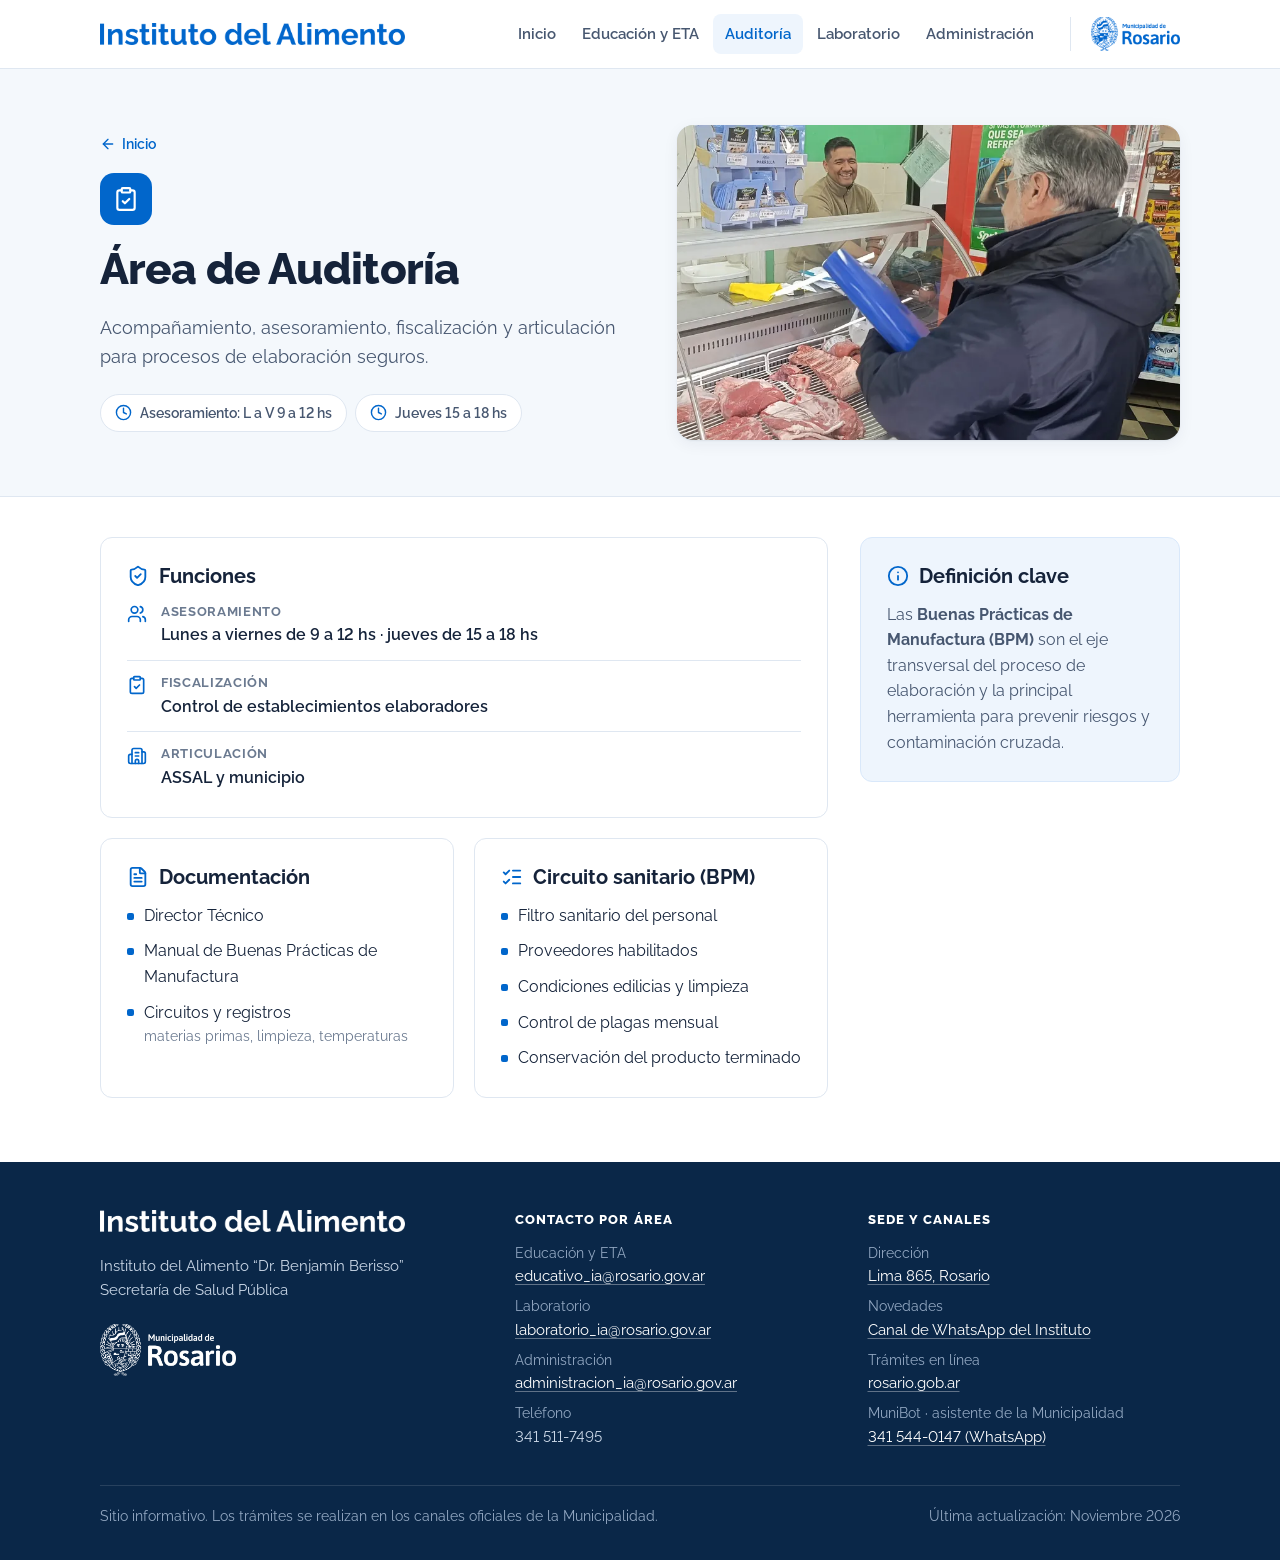
<file: auditoria.html>
<!DOCTYPE html>
<html lang="es">
<head>
<meta charset="UTF-8">
<meta name="viewport" content="width=device-width, initial-scale=1.0">
<title>Auditoría · Instituto del Alimento</title>
<meta name="description" content="Área de Auditoría del Instituto del Alimento: asesoramiento, fiscalización y Buenas Prácticas de Manufactura.">
<link rel="canonical" href="https://ialimento.github.io/instituto-alimento/auditoria.html">
<meta name="theme-color" content="#0166cb">
<meta property="og:type" content="website">
<meta property="og:locale" content="es_AR">
<meta property="og:site_name" content="Sitio Informativo del Instituto del Alimento">
<meta property="og:title" content="Auditoría · Instituto del Alimento">
<meta property="og:description" content="Área de Auditoría del Instituto del Alimento: asesoramiento, fiscalización y Buenas Prácticas de Manufactura.">
<meta property="og:url" content="https://ialimento.github.io/instituto-alimento/auditoria.html">
<meta property="og:image" content="https://ialimento.github.io/instituto-alimento/assets/preview-whatsapp.jpg">
<meta property="og:image:width" content="1200">
<meta property="og:image:height" content="630">
<meta property="og:image:alt" content="Sitio Informativo del Instituto del Alimento">
<meta name="twitter:card" content="summary_large_image">
<link rel="preload" href="assets/fonts/raleway-latin-800-normal.woff2" as="font" type="font/woff2" crossorigin>
<link rel="stylesheet" href="assets/css/site.css">
</head>
<body>
<svg xmlns="http://www.w3.org/2000/svg" style="display:none" aria-hidden="true">
<symbol id="i-graduation-cap" viewBox="0 0 24 24" fill="none" stroke="currentColor" stroke-width="2" stroke-linecap="round" stroke-linejoin="round"><path d="M21.42 10.922a1 1 0 0 0-.019-1.838L12.83 5.18a2 2 0 0 0-1.66 0L2.6 9.08a1 1 0 0 0 0 1.832l8.57 3.908a2 2 0 0 0 1.66 0z" /> <path d="M22 10v6" /> <path d="M6 12.5V16a6 3 0 0 0 12 0v-3.5" /></symbol>
<symbol id="i-clipboard-check" viewBox="0 0 24 24" fill="none" stroke="currentColor" stroke-width="2" stroke-linecap="round" stroke-linejoin="round"><rect width="8" height="4" x="8" y="2" rx="1" ry="1" /> <path d="M16 4h2a2 2 0 0 1 2 2v14a2 2 0 0 1-2 2H6a2 2 0 0 1-2-2V6a2 2 0 0 1 2-2h2" /> <path d="m9 14 2 2 4-4" /></symbol>
<symbol id="i-flask-conical" viewBox="0 0 24 24" fill="none" stroke="currentColor" stroke-width="2" stroke-linecap="round" stroke-linejoin="round"><path d="M14 2v6a2 2 0 0 0 .245.96l5.51 10.08A2 2 0 0 1 18 22H6a2 2 0 0 1-1.755-2.96l5.51-10.08A2 2 0 0 0 10 8V2" /> <path d="M6.453 15h11.094" /> <path d="M8.5 2h7" /></symbol>
<symbol id="i-building-2" viewBox="0 0 24 24" fill="none" stroke="currentColor" stroke-width="2" stroke-linecap="round" stroke-linejoin="round"><path d="M10 12h4" /> <path d="M10 8h4" /> <path d="M14 21v-3a2 2 0 0 0-4 0v3" /> <path d="M6 10H4a2 2 0 0 0-2 2v7a2 2 0 0 0 2 2h16a2 2 0 0 0 2-2V9a2 2 0 0 0-2-2h-2" /> <path d="M6 21V5a2 2 0 0 1 2-2h8a2 2 0 0 1 2 2v16" /></symbol>
<symbol id="i-id-card" viewBox="0 0 24 24" fill="none" stroke="currentColor" stroke-width="2" stroke-linecap="round" stroke-linejoin="round"><path d="M13 19a4 4 0 00-8 0" /> <path d="M16 10h2" /> <path d="M16 14h2" /> <circle cx="9" cy="12" r="3" /> <rect x="2" y="5" width="20" height="14" rx="2" /></symbol>
<symbol id="i-refresh-cw" viewBox="0 0 24 24" fill="none" stroke="currentColor" stroke-width="2" stroke-linecap="round" stroke-linejoin="round"><path d="M3 12a9 9 0 0 1 9-9 9.75 9.75 0 0 1 6.74 2.74L21 8" /> <path d="M21 3v5h-5" /> <path d="M21 12a9 9 0 0 1-9 9 9.75 9.75 0 0 1-6.74-2.74L3 16" /> <path d="M8 16H3v5" /></symbol>
<symbol id="i-school" viewBox="0 0 24 24" fill="none" stroke="currentColor" stroke-width="2" stroke-linecap="round" stroke-linejoin="round"><path d="M14 21v-3a2 2 0 0 0-4 0v3" /> <path d="M18 4.933V21" /> <path d="m4 6 7.106-3.79a2 2 0 0 1 1.788 0L20 6" /> <path d="m6 11-3.52 2.147a1 1 0 0 0-.48.854V19a2 2 0 0 0 2 2h16a2 2 0 0 0 2-2v-5a1 1 0 0 0-.48-.853L18 11" /> <path d="M6 4.933V21" /> <circle cx="12" cy="9" r="2" /></symbol>
<symbol id="i-circle-help" viewBox="0 0 24 24" fill="none" stroke="currentColor" stroke-width="2" stroke-linecap="round" stroke-linejoin="round"><circle cx="12" cy="12" r="10" /> <path d="M9.09 9a3 3 0 0 1 5.83 1c0 2-3 3-3 3" /> <path d="M12 17h.01" /></symbol>
<symbol id="i-calendar-days" viewBox="0 0 24 24" fill="none" stroke="currentColor" stroke-width="2" stroke-linecap="round" stroke-linejoin="round"><path d="M8 2v3" /> <path d="M16 2v3" /> <rect x="3" y="3" width="18" height="18" rx="2" /> <path d="M3 9h18" /> <path d="M8 13h.01" /> <path d="M12 13h.01" /> <path d="M16 13h.01" /> <path d="M8 17h.01" /> <path d="M12 17h.01" /> <path d="M16 17h.01" /></symbol>
<symbol id="i-credit-card" viewBox="0 0 24 24" fill="none" stroke="currentColor" stroke-width="2" stroke-linecap="round" stroke-linejoin="round"><rect width="20" height="14" x="2" y="5" rx="2" /> <line x1="2" x2="22" y1="10" y2="10" /> <path d="M6 14h2" /></symbol>
<symbol id="i-mail" viewBox="0 0 24 24" fill="none" stroke="currentColor" stroke-width="2" stroke-linecap="round" stroke-linejoin="round"><path d="m22 7-8.991 5.727a2 2 0 0 1-2.009 0L2 7" /> <rect x="2" y="4" width="20" height="16" rx="2" /></symbol>
<symbol id="i-phone" viewBox="0 0 24 24" fill="none" stroke="currentColor" stroke-width="2" stroke-linecap="round" stroke-linejoin="round"><path d="M13.832 16.568a1 1 0 0 0 1.213-.303l.355-.465A2 2 0 0 1 17 15h3a2 2 0 0 1 2 2v3a2 2 0 0 1-2 2A18 18 0 0 1 2 4a2 2 0 0 1 2-2h3a2 2 0 0 1 2 2v3a2 2 0 0 1-.8 1.6l-.468.351a1 1 0 0 0-.292 1.233 14 14 0 0 0 6.392 6.384" /></symbol>
<symbol id="i-map-pin" viewBox="0 0 24 24" fill="none" stroke="currentColor" stroke-width="2" stroke-linecap="round" stroke-linejoin="round"><path d="M20 10c0 4.993-5.539 10.193-7.399 11.799a1 1 0 0 1-1.202 0C9.539 20.193 4 14.993 4 10a8 8 0 0 1 16 0" /> <circle cx="12" cy="10" r="3" /></symbol>
<symbol id="i-clock" viewBox="0 0 24 24" fill="none" stroke="currentColor" stroke-width="2" stroke-linecap="round" stroke-linejoin="round"><circle cx="12" cy="12" r="10" /> <path d="M12 6v6l4 2" /></symbol>
<symbol id="i-truck" viewBox="0 0 24 24" fill="none" stroke="currentColor" stroke-width="2" stroke-linecap="round" stroke-linejoin="round"><path d="M14 18V6a2 2 0 0 0-2-2H4a2 2 0 0 0-2 2v11a1 1 0 0 0 1 1h2" /> <path d="M15 18H9" /> <path d="M19 18h2a1 1 0 0 0 1-1v-3.65a1 1 0 0 0-.22-.624l-3.48-4.35A1 1 0 0 0 17.52 8H14" /> <circle cx="17" cy="18" r="2" /> <circle cx="7" cy="18" r="2" /></symbol>
<symbol id="i-store" viewBox="0 0 24 24" fill="none" stroke="currentColor" stroke-width="2" stroke-linecap="round" stroke-linejoin="round"><path d="M15 21v-5a1 1 0 0 0-1-1h-4a1 1 0 0 0-1 1v5" /> <path d="M17.774 10.31a1.12 1.12 0 0 0-1.549 0 2.5 2.5 0 0 1-3.451 0 1.12 1.12 0 0 0-1.548 0 2.5 2.5 0 0 1-3.452 0 1.12 1.12 0 0 0-1.549 0 2.5 2.5 0 0 1-3.77-3.248l2.889-4.184A2 2 0 0 1 7 2h10a2 2 0 0 1 1.653.873l2.895 4.192a2.5 2.5 0 0 1-3.774 3.244" /> <path d="M4 10.95V19a2 2 0 0 0 2 2h12a2 2 0 0 0 2-2v-8.05" /></symbol>
<symbol id="i-file-text" viewBox="0 0 24 24" fill="none" stroke="currentColor" stroke-width="2" stroke-linecap="round" stroke-linejoin="round"><path d="M6 22a2 2 0 0 1-2-2V4a2 2 0 0 1 2-2h8a2.4 2.4 0 0 1 1.704.706l3.588 3.588A2.4 2.4 0 0 1 20 8v12a2 2 0 0 1-2 2z" /> <path d="M14 2v5a1 1 0 0 0 1 1h5" /> <path d="M10 9H8" /> <path d="M16 13H8" /> <path d="M16 17H8" /></symbol>
<symbol id="i-droplet" viewBox="0 0 24 24" fill="none" stroke="currentColor" stroke-width="2" stroke-linecap="round" stroke-linejoin="round"><path d="M12 22a7 7 0 0 0 7-7c0-2-1-3.9-3-5.5s-3.5-4-4-6.5c-.5 2.5-2 4.9-4 6.5C6 11.1 5 13 5 15a7 7 0 0 0 7 7z" /></symbol>
<symbol id="i-wheat" viewBox="0 0 24 24" fill="none" stroke="currentColor" stroke-width="2" stroke-linecap="round" stroke-linejoin="round"><path d="M2 22 16 8" /> <path d="M3.47 12.53 5 11l1.53 1.53a3.5 3.5 0 0 1 0 4.94L5 19l-1.53-1.53a3.5 3.5 0 0 1 0-4.94Z" /> <path d="M7.47 8.53 9 7l1.53 1.53a3.5 3.5 0 0 1 0 4.94L9 15l-1.53-1.53a3.5 3.5 0 0 1 0-4.94Z" /> <path d="M11.47 4.53 13 3l1.53 1.53a3.5 3.5 0 0 1 0 4.94L13 11l-1.53-1.53a3.5 3.5 0 0 1 0-4.94Z" /> <path d="M20 2h2v2a4 4 0 0 1-4 4h-2V6a4 4 0 0 1 4-4Z" /> <path d="M11.47 17.47 13 19l-1.53 1.53a3.5 3.5 0 0 1-4.94 0L5 19l1.53-1.53a3.5 3.5 0 0 1 4.94 0Z" /> <path d="M15.47 13.47 17 15l-1.53 1.53a3.5 3.5 0 0 1-4.94 0L9 15l1.53-1.53a3.5 3.5 0 0 1 4.94 0Z" /> <path d="M19.47 9.47 21 11l-1.53 1.53a3.5 3.5 0 0 1-4.94 0L13 11l1.53-1.53a3.5 3.5 0 0 1 4.94 0Z" /></symbol>
<symbol id="i-arrow-left" viewBox="0 0 24 24" fill="none" stroke="currentColor" stroke-width="2" stroke-linecap="round" stroke-linejoin="round"><path d="m12 19-7-7 7-7" /> <path d="M19 12H5" /></symbol>
<symbol id="i-arrow-right" viewBox="0 0 24 24" fill="none" stroke="currentColor" stroke-width="2" stroke-linecap="round" stroke-linejoin="round"><path d="M5 12h14" /> <path d="m12 5 7 7-7 7" /></symbol>
<symbol id="i-chevron-down" viewBox="0 0 24 24" fill="none" stroke="currentColor" stroke-width="2" stroke-linecap="round" stroke-linejoin="round"><path d="m6 9 6 6 6-6" /></symbol>
<symbol id="i-external-link" viewBox="0 0 24 24" fill="none" stroke="currentColor" stroke-width="2" stroke-linecap="round" stroke-linejoin="round"><path d="M15 3h6v6" /> <path d="M10 14 21 3" /> <path d="M18 13v6a2 2 0 0 1-2 2H5a2 2 0 0 1-2-2V8a2 2 0 0 1 2-2h6" /></symbol>
<symbol id="i-triangle-alert" viewBox="0 0 24 24" fill="none" stroke="currentColor" stroke-width="2" stroke-linecap="round" stroke-linejoin="round"><path d="m21.73 18-8-14a2 2 0 0 0-3.48 0l-8 14A2 2 0 0 0 4 21h16a2 2 0 0 0 1.73-3" /> <path d="M12 9v4" /> <path d="M12 17h.01" /></symbol>
<symbol id="i-circle-check" viewBox="0 0 24 24" fill="none" stroke="currentColor" stroke-width="2" stroke-linecap="round" stroke-linejoin="round"><circle cx="12" cy="12" r="10" /> <path d="m16 9-5.5 5.5L8 12" /></symbol>
<symbol id="i-circle-x" viewBox="0 0 24 24" fill="none" stroke="currentColor" stroke-width="2" stroke-linecap="round" stroke-linejoin="round"><circle cx="12" cy="12" r="10" /> <path d="m15 9-6 6" /> <path d="m9 9 6 6" /></symbol>
<symbol id="i-user" viewBox="0 0 24 24" fill="none" stroke="currentColor" stroke-width="2" stroke-linecap="round" stroke-linejoin="round"><path d="M19 21v-2a4 4 0 0 0-4-4H9a4 4 0 0 0-4 4v2" /> <circle cx="12" cy="7" r="4" /></symbol>
<symbol id="i-bot" viewBox="0 0 24 24" fill="none" stroke="currentColor" stroke-width="2" stroke-linecap="round" stroke-linejoin="round"><path d="M12 8V4H8" /> <rect width="16" height="12" x="4" y="8" rx="2" /> <path d="M2 14h2" /> <path d="M20 14h2" /> <path d="M15 13v2" /> <path d="M9 13v2" /></symbol>
<symbol id="i-globe" viewBox="0 0 24 24" fill="none" stroke="currentColor" stroke-width="2" stroke-linecap="round" stroke-linejoin="round"><circle cx="12" cy="12" r="10" /> <path d="M12 2a14.5 14.5 0 0 0 0 20 14.5 14.5 0 0 0 0-20" /> <path d="M2 12h20" /></symbol>
<symbol id="i-microscope" viewBox="0 0 24 24" fill="none" stroke="currentColor" stroke-width="2" stroke-linecap="round" stroke-linejoin="round"><path d="M6 18h8" /> <path d="M3 22h18" /> <path d="M14 22a7 7 0 1 0 0-14h-1" /> <path d="M9 14h2" /> <path d="M9 12a2 2 0 0 1-2-2V6h6v4a2 2 0 0 1-2 2Z" /> <path d="M12 6V3a1 1 0 0 0-1-1H9a1 1 0 0 0-1 1v3" /></symbol>
<symbol id="i-menu" viewBox="0 0 24 24" fill="none" stroke="currentColor" stroke-width="2" stroke-linecap="round" stroke-linejoin="round"><path d="M4 5h16" /> <path d="M4 12h16" /> <path d="M4 19h16" /></symbol>
<symbol id="i-x" viewBox="0 0 24 24" fill="none" stroke="currentColor" stroke-width="2" stroke-linecap="round" stroke-linejoin="round"><path d="M18 6 6 18" /> <path d="m6 6 12 12" /></symbol>
<symbol id="i-laptop" viewBox="0 0 24 24" fill="none" stroke="currentColor" stroke-width="2" stroke-linecap="round" stroke-linejoin="round"><path d="M18 5a2 2 0 0 1 2 2v8.526a2 2 0 0 0 .212.897l1.068 2.127a1 1 0 0 1-.9 1.45H3.62a1 1 0 0 1-.9-1.45l1.068-2.127A2 2 0 0 0 4 15.526V7a2 2 0 0 1 2-2z" /> <path d="M20.054 15.987H3.946" /></symbol>
<symbol id="i-users" viewBox="0 0 24 24" fill="none" stroke="currentColor" stroke-width="2" stroke-linecap="round" stroke-linejoin="round"><path d="M16 21v-2a4 4 0 0 0-4-4H6a4 4 0 0 0-4 4v2" /> <path d="M16 3.128a4 4 0 0 1 0 7.744" /> <path d="M22 21v-2a4 4 0 0 0-3-3.87" /> <circle cx="9" cy="7" r="4" /></symbol>
<symbol id="i-camera" viewBox="0 0 24 24" fill="none" stroke="currentColor" stroke-width="2" stroke-linecap="round" stroke-linejoin="round"><path d="M13.997 4a2 2 0 0 1 1.76 1.05l.486.9A2 2 0 0 0 18.003 7H20a2 2 0 0 1 2 2v9a2 2 0 0 1-2 2H4a2 2 0 0 1-2-2V9a2 2 0 0 1 2-2h1.997a2 2 0 0 0 1.759-1.048l.489-.904A2 2 0 0 1 10.004 4z" /> <circle cx="12" cy="13" r="3" /></symbol>
<symbol id="i-shield-check" viewBox="0 0 24 24" fill="none" stroke="currentColor" stroke-width="2" stroke-linecap="round" stroke-linejoin="round"><path d="M20 13c0 5-3.5 7.5-7.66 8.95a1 1 0 0 1-.67-.01C7.5 20.5 4 18 4 13V6a1 1 0 0 1 1-1c2 0 4.5-1.2 6.24-2.72a1.17 1.17 0 0 1 1.52 0C14.51 3.81 17 5 19 5a1 1 0 0 1 1 1z" /> <path d="m9 12 2 2 4-4" /></symbol>
<symbol id="i-list-checks" viewBox="0 0 24 24" fill="none" stroke="currentColor" stroke-width="2" stroke-linecap="round" stroke-linejoin="round"><path d="M13 5h8" /> <path d="M13 12h8" /> <path d="M13 19h8" /> <path d="m3 17 2 2 4-4" /> <path d="m3 7 2 2 4-4" /></symbol>
<symbol id="i-info" viewBox="0 0 24 24" fill="none" stroke="currentColor" stroke-width="2" stroke-linecap="round" stroke-linejoin="round"><circle cx="12" cy="12" r="10" /> <path d="M12 16v-4" /> <path d="M12 8h.01" /></symbol>
<symbol id="i-whatsapp" viewBox="0 0 32 32"><path fill="currentColor" d="M16.02 4C9.39 4 4 9.28 4 15.78c0 2.08.57 4.12 1.65 5.91L4 28l6.52-1.59a12.2 12.2 0 0 0 5.5 1.34c6.63 0 12.02-5.28 12.02-11.78S22.65 4 16.02 4Zm0 21.75c-1.76 0-3.48-.46-4.99-1.34l-.36-.21-3.87.94.99-3.64-.24-.38A9.82 9.82 0 0 1 6 15.78C6 10.39 10.5 6 16.02 6s10.02 4.39 10.02 9.78-4.5 9.97-10.02 9.97Zm5.49-7.32c-.3-.15-1.78-.86-2.06-.96-.28-.1-.48-.15-.68.15-.2.29-.78.95-.95 1.14-.18.19-.35.22-.65.07-.3-.15-1.26-.45-2.4-1.45-.89-.77-1.49-1.72-1.66-2.01-.17-.29-.02-.45.13-.59.13-.13.3-.34.45-.51.15-.17.2-.29.3-.49.1-.19.05-.36-.02-.51-.08-.15-.68-1.59-.93-2.18-.24-.57-.49-.49-.68-.5h-.58c-.2 0-.53.07-.8.36-.28.29-1.05 1-1.05 2.45s1.08 2.84 1.23 3.04c.15.19 2.13 3.18 5.17 4.46.72.3 1.29.48 1.73.62.73.22 1.39.19 1.91.12.58-.08 1.78-.71 2.03-1.4.25-.69.25-1.28.18-1.4-.08-.12-.28-.19-.58-.34Z"/></symbol>
</svg>

<header class="header">
  <div class="wrap">
    <a class="brand" href="index.html" aria-label="Instituto del Alimento — inicio">
      <img src="assets/img/logo-instituto-positivo.png" alt="Instituto del Alimento" width="900" height="65">
    </a>
    <button class="menu-btn" type="button" aria-expanded="false" aria-controls="nav" aria-label="Abrir menú">
      <svg class="icon i-menu" aria-hidden="true"><use href="#i-menu"/></svg><svg class="icon i-close" aria-hidden="true"><use href="#i-x"/></svg>
    </button>
    <nav class="nav" id="nav" aria-label="Secciones">
        <a href="index.html">Inicio</a>
        <a href="educativo.html">Educación y ETA</a>
        <a href="auditoria.html" aria-current="page">Auditoría</a>
        <a href="laboratorio.html">Laboratorio</a>
        <a href="administracion.html">Administración</a>
    </nav>
    <a class="header-muni" href="https://www.rosario.gob.ar" target="_blank" rel="noopener" aria-label="Municipalidad de Rosario">
      <img src="assets/img/logo-muni-positivo.png" alt="Municipalidad de Rosario" width="520" height="199">
    </a>
  </div>
</header>

<main>
<section class="hero hero-dept">
  <div class="wrap">
    <div>
      <nav class="breadcrumb" aria-label="Ubicación"><a href="index.html"><svg class="icon" aria-hidden="true"><use href="#i-arrow-left"/></svg>Inicio</a></nav>
      <div class="dept-badge"><svg class="icon" aria-hidden="true"><use href="#i-clipboard-check"/></svg></div>
      <h1>Área de Auditoría</h1>
      <p class="lead">Acompañamiento, asesoramiento, fiscalización y articulación para procesos de elaboración seguros.</p>
      <div class="facts">
<span class="fact"><svg class="icon" aria-hidden="true"><use href="#i-clock"/></svg>Asesoramiento: L a V 9 a 12 hs</span>
<span class="fact"><svg class="icon" aria-hidden="true"><use href="#i-clock"/></svg>Jueves 15 a 18 hs</span>
      </div>
    </div>
    <figure class="foto">
        <img src="assets/img/fotos/auditoria-1440.webp"
             srcset="assets/img/fotos/auditoria-800.webp 800w, assets/img/fotos/auditoria-1440.webp 1440w"
             sizes="(max-width: 900px) 100vw, 540px"
             alt="Inspector del área de auditoría en la carnicería de un comercio" width="1440" height="900" fetchpriority="high">
      </figure>
  </div>
</section>

<div class="wrap">
  <div class="block">
    <div class="layout">
      <div class="stack">
        <div class="card">
          <h2><svg class="icon" aria-hidden="true"><use href="#i-shield-check"/></svg>Funciones</h2>
          <div class="rows">
            <div class="row"><svg class="icon" aria-hidden="true"><use href="#i-users"/></svg><div><span class="label">Asesoramiento</span><span class="value">Lunes a viernes de 9 a 12 hs · jueves de 15 a 18 hs</span></div></div>
            <div class="row"><svg class="icon" aria-hidden="true"><use href="#i-clipboard-check"/></svg><div><span class="label">Fiscalización</span><span class="value">Control de establecimientos elaboradores</span></div></div>
            <div class="row"><svg class="icon" aria-hidden="true"><use href="#i-building-2"/></svg><div><span class="label">Articulación</span><span class="value">ASSAL y municipio</span></div></div>
          </div>
        </div>
        <div class="grid-2">
          <div class="card">
            <h2><svg class="icon" aria-hidden="true"><use href="#i-file-text"/></svg>Documentación</h2>
            <ul class="list">
              <li>Director Técnico</li>
              <li>Manual de Buenas Prácticas de Manufactura</li>
              <li>Circuitos y registros <small>materias primas, limpieza, temperaturas</small></li>
            </ul>
          </div>
          <div class="card">
            <h2><svg class="icon" aria-hidden="true"><use href="#i-list-checks"/></svg>Circuito sanitario (BPM)</h2>
            <ul class="list">
              <li>Filtro sanitario del personal</li>
              <li>Proveedores habilitados</li>
              <li>Condiciones edilicias y limpieza</li>
              <li>Control de plagas mensual</li>
              <li>Conservación del producto terminado</li>
            </ul>
          </div>
        </div>
      </div>
      <aside class="card card-accent">
        <h2><svg class="icon" aria-hidden="true"><use href="#i-info"/></svg>Definición clave</h2>
        <p>Las <strong>Buenas Prácticas de Manufactura (BPM)</strong> son el eje transversal del proceso de elaboración y la principal herramienta para prevenir riesgos y contaminación cruzada.</p>
      </aside>
    </div>
  </div>
</div>

</main>

<footer class="footer">
  <div class="wrap">
    <div class="footer-top">
      <div class="footer-logos">
        <img class="inst" src="assets/img/logo-instituto-negativo.png" alt="Instituto del Alimento" width="900" height="65">
        <p>Instituto del Alimento “Dr. Benjamín Berisso”<br>Secretaría de Salud Pública</p>
        <img class="muni" src="assets/img/logo-muni-negativo.png" alt="Municipalidad de Rosario" width="520" height="199">
      </div>
      <div>
        <h4>Contacto por área</h4>
        <ul>
          <li><span class="small">Educación y ETA</span><a href="mailto:educativo_ia@rosario.gov.ar">educativo_ia@rosario.gov.ar</a></li>
          <li><span class="small">Laboratorio</span><a href="mailto:laboratorio_ia@rosario.gov.ar">laboratorio_ia@rosario.gov.ar</a></li>
          <li><span class="small">Administración</span><a href="mailto:administracion_ia@rosario.gov.ar">administracion_ia@rosario.gov.ar</a></li>
          <li><span class="small">Teléfono</span>341 511-7495</li>
        </ul>
      </div>
      <div>
        <h4>Sede y canales</h4>
        <ul>
          <li><span class="small">Dirección</span><a href="https://maps.app.goo.gl/gdvkR9NQoEM4VuVJ6" target="_blank" rel="noopener">Lima 865, Rosario</a></li>
          <li><span class="small">Novedades</span><a href="https://whatsapp.com/channel/0029VbBgHsrFy72LKJ1xdt2n" target="_blank" rel="noopener">Canal de WhatsApp del Instituto</a></li>
          <li><span class="small">Trámites en línea</span><a href="https://www.rosario.gob.ar" target="_blank" rel="noopener">rosario.gob.ar</a></li>
          <li><span class="small">MuniBot · asistente de la Municipalidad</span><a href="https://wa.me/5493415440147" target="_blank" rel="noopener">341 544-0147 (WhatsApp)</a></li>
        </ul>
      </div>
    </div>
    <div class="footer-bottom">
      <span>Sitio informativo. Los trámites se realizan en los canales oficiales de la Municipalidad.</span>
      <span>Última actualización: Noviembre 2026</span>
    </div>
  </div>
</footer>


<script src="assets/js/site.js"></script>
</body>
</html>
</file>
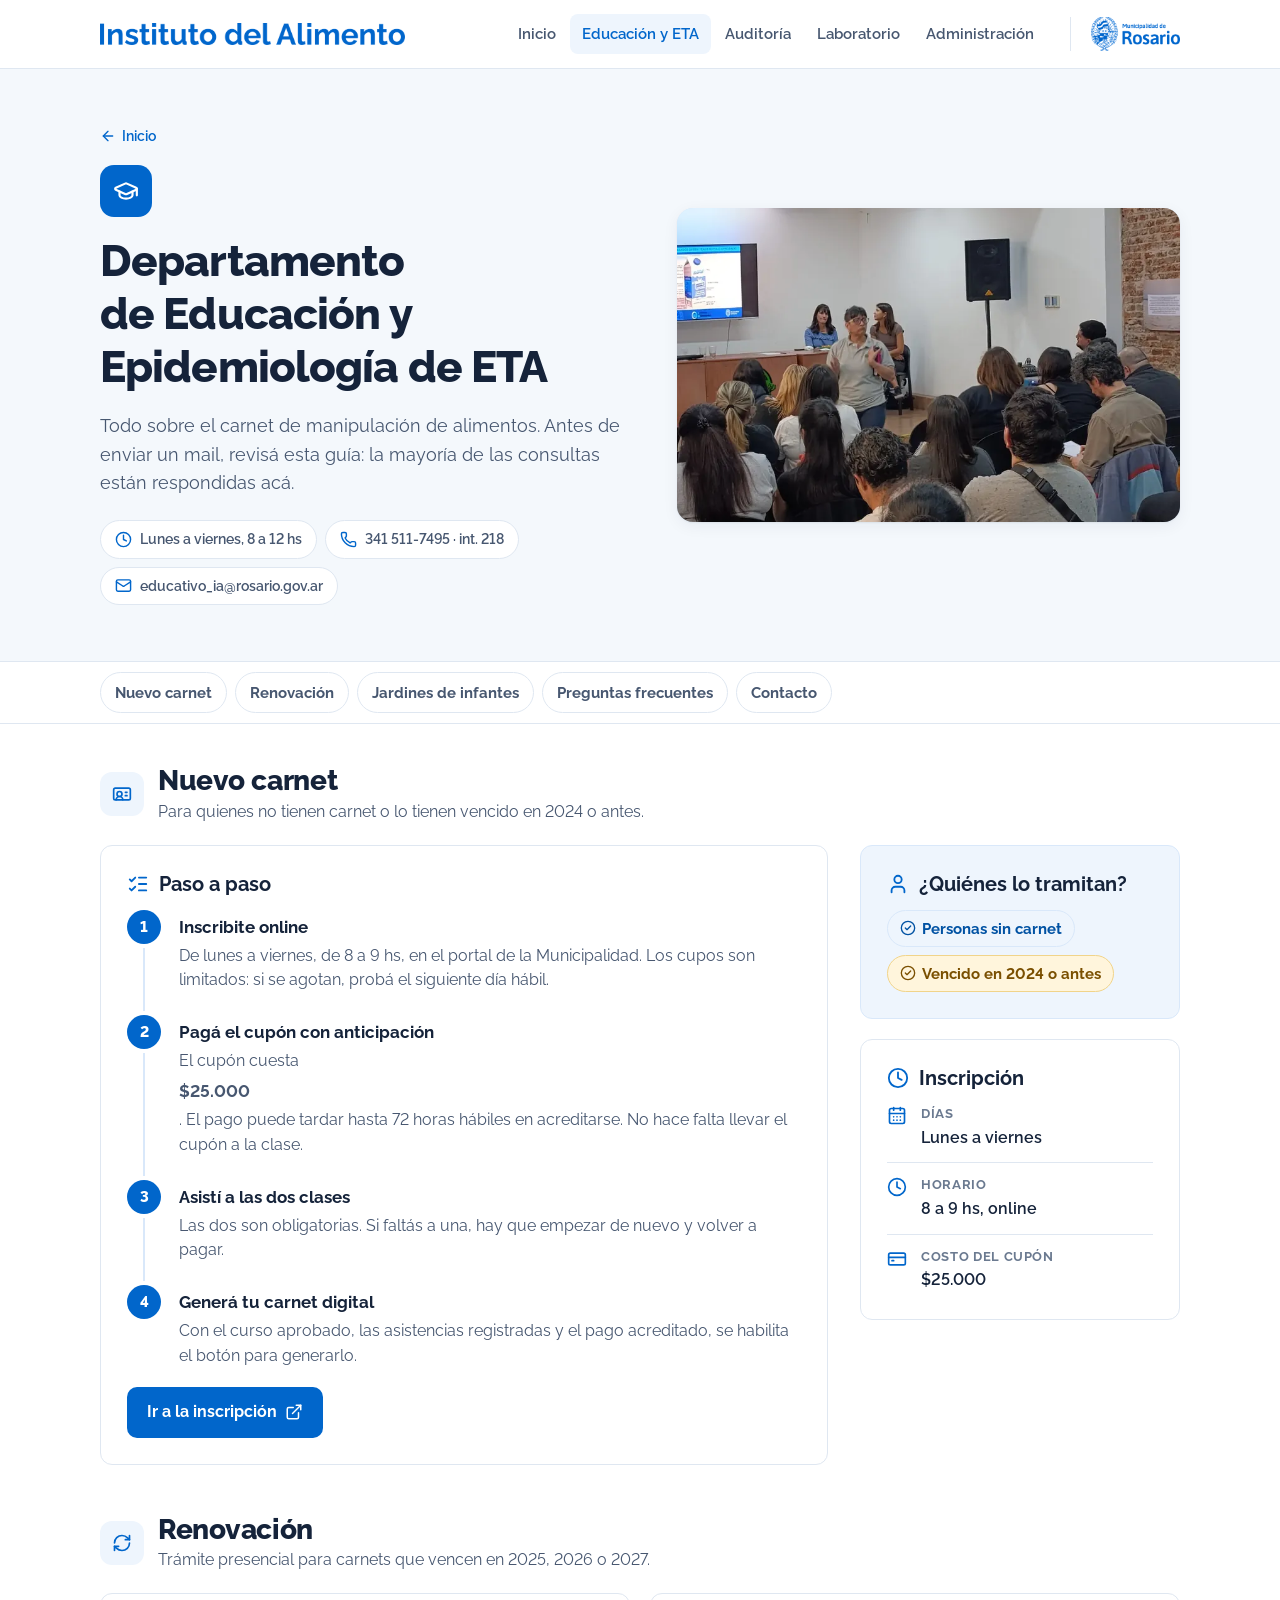
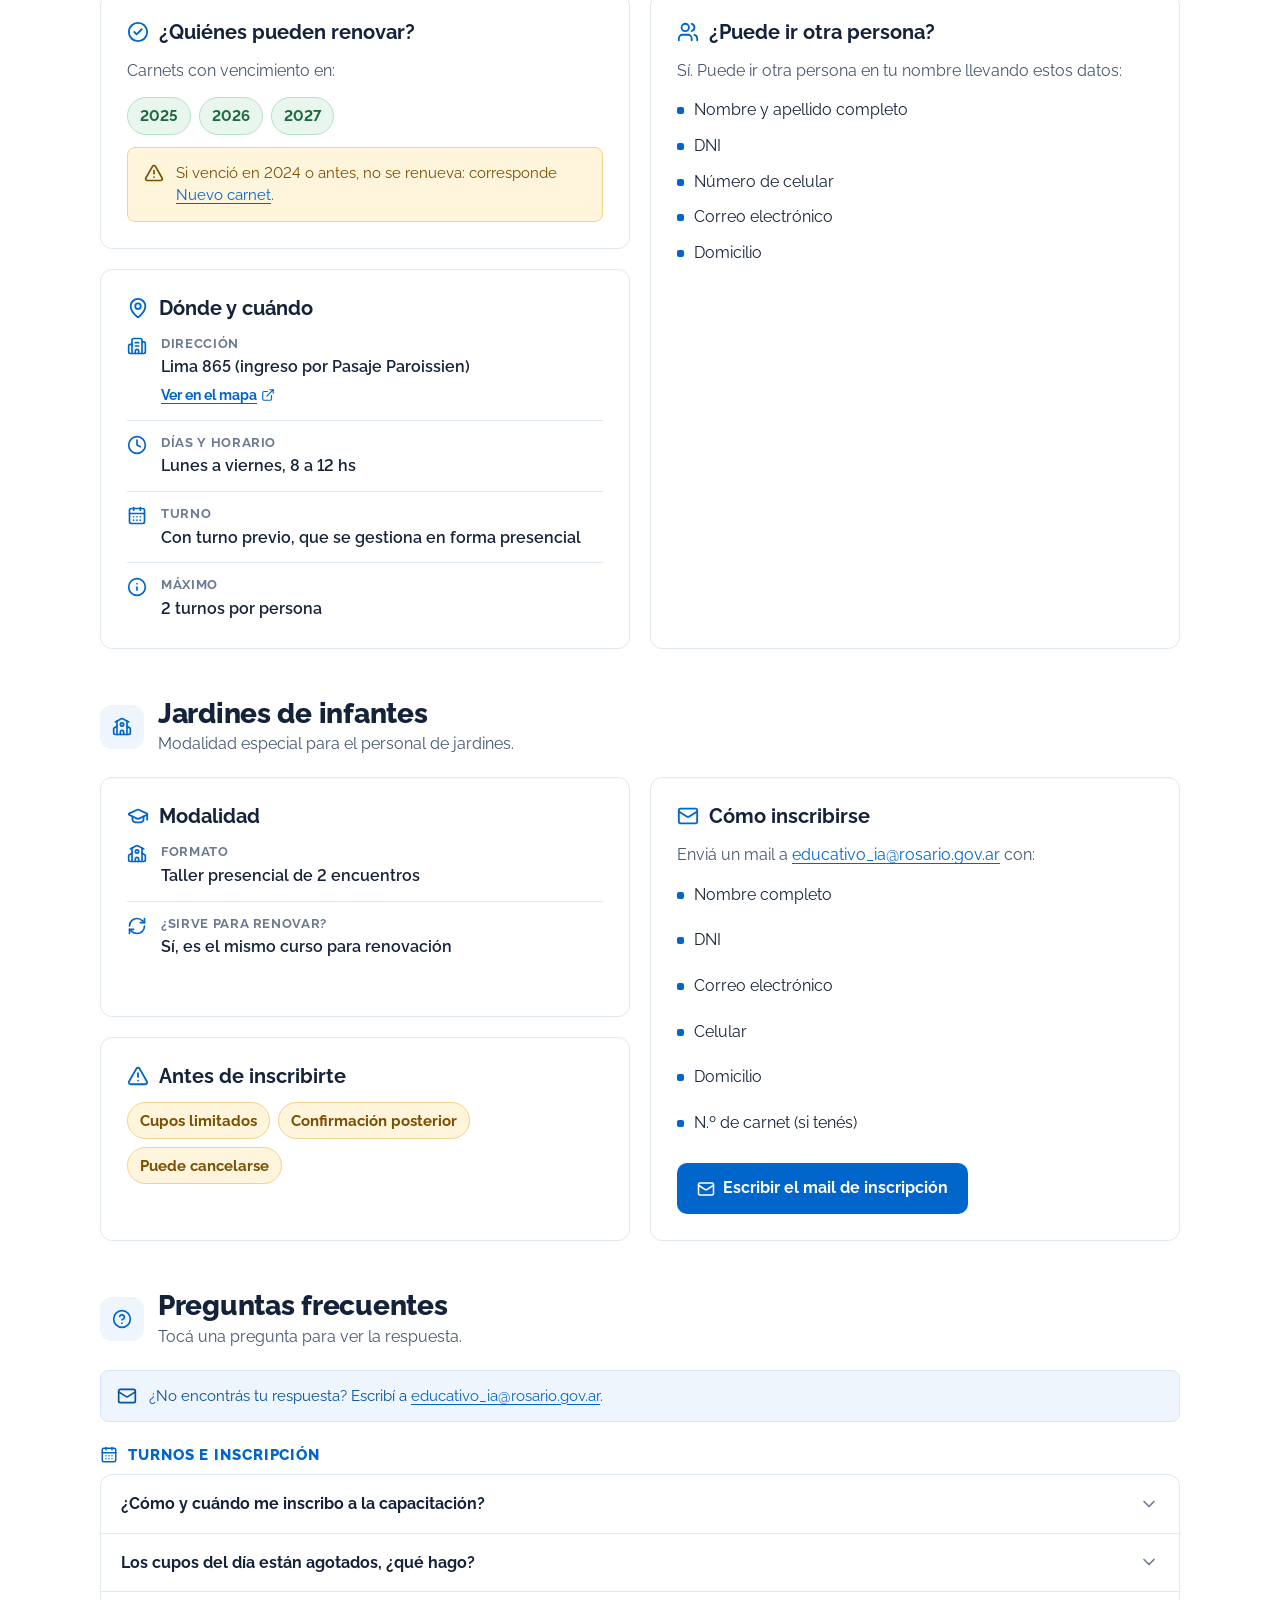
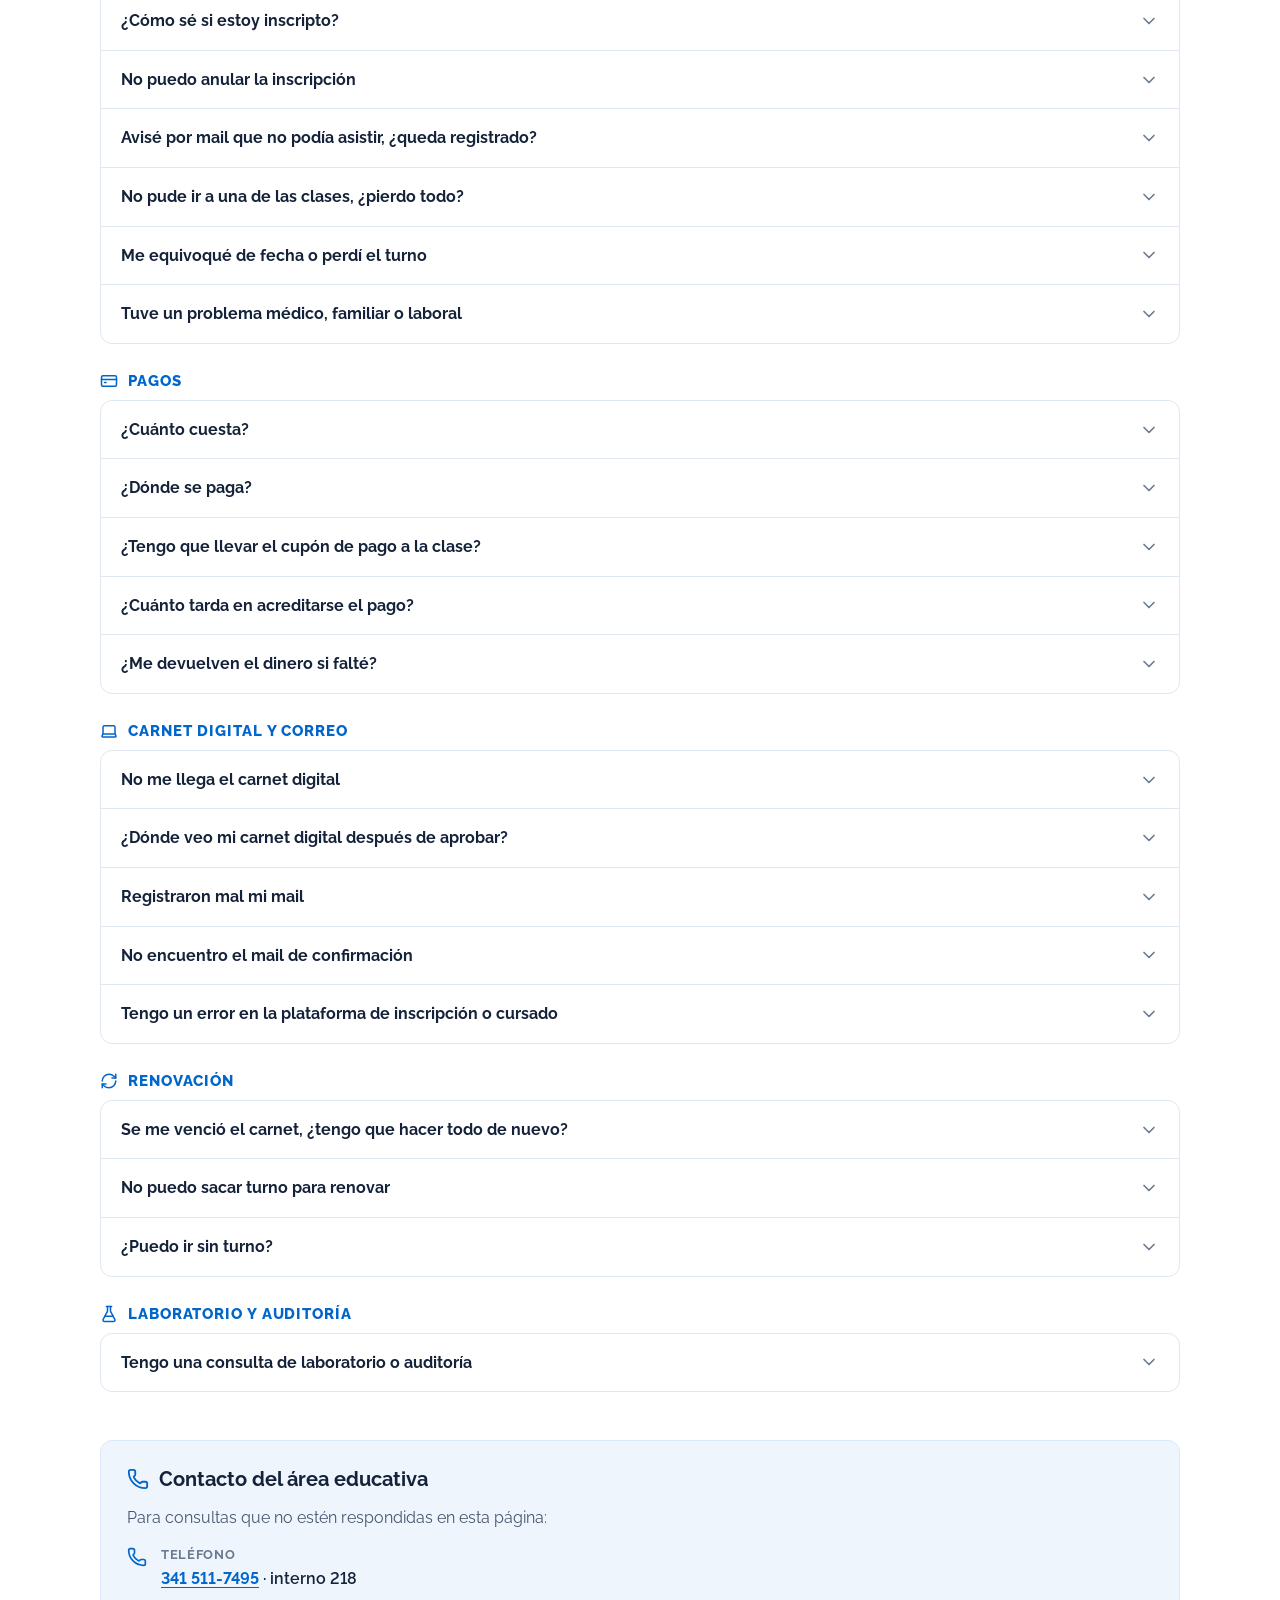
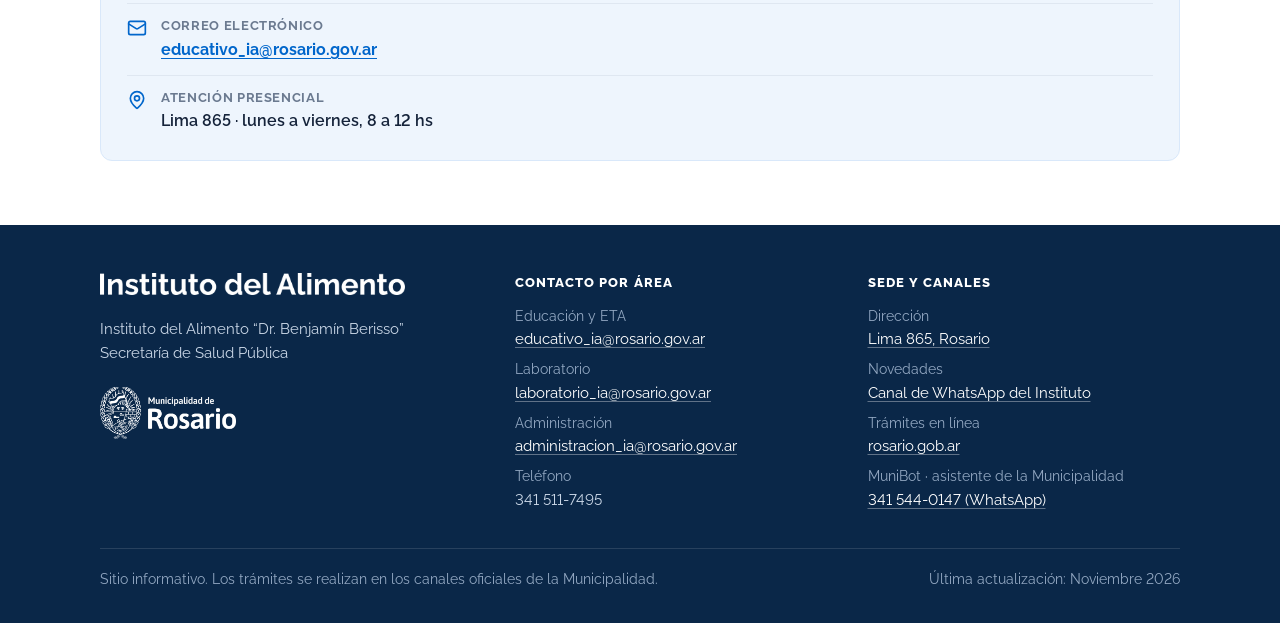
<file: educativo.html>
<!DOCTYPE html>
<html lang="es">
<head>
<meta charset="UTF-8">
<meta name="viewport" content="width=device-width, initial-scale=1.0">
<title>Educación y ETA · Instituto del Alimento</title>
<meta name="description" content="Carnet de manipulación de alimentos: nuevo carnet, renovación, jardines de infantes y preguntas frecuentes.">
<link rel="canonical" href="https://ialimento.github.io/instituto-alimento/educativo.html">
<meta name="theme-color" content="#0166cb">
<meta property="og:type" content="website">
<meta property="og:locale" content="es_AR">
<meta property="og:site_name" content="Sitio Informativo del Instituto del Alimento">
<meta property="og:title" content="Educación y ETA · Instituto del Alimento">
<meta property="og:description" content="Carnet de manipulación de alimentos: nuevo carnet, renovación, jardines de infantes y preguntas frecuentes.">
<meta property="og:url" content="https://ialimento.github.io/instituto-alimento/educativo.html">
<meta property="og:image" content="https://ialimento.github.io/instituto-alimento/assets/preview-whatsapp.jpg">
<meta property="og:image:width" content="1200">
<meta property="og:image:height" content="630">
<meta property="og:image:alt" content="Sitio Informativo del Instituto del Alimento">
<meta name="twitter:card" content="summary_large_image">
<link rel="preload" href="assets/fonts/raleway-latin-800-normal.woff2" as="font" type="font/woff2" crossorigin>
<link rel="stylesheet" href="assets/css/site.css">
</head>
<body>
<svg xmlns="http://www.w3.org/2000/svg" style="display:none" aria-hidden="true">
<symbol id="i-graduation-cap" viewBox="0 0 24 24" fill="none" stroke="currentColor" stroke-width="2" stroke-linecap="round" stroke-linejoin="round"><path d="M21.42 10.922a1 1 0 0 0-.019-1.838L12.83 5.18a2 2 0 0 0-1.66 0L2.6 9.08a1 1 0 0 0 0 1.832l8.57 3.908a2 2 0 0 0 1.66 0z" /> <path d="M22 10v6" /> <path d="M6 12.5V16a6 3 0 0 0 12 0v-3.5" /></symbol>
<symbol id="i-clipboard-check" viewBox="0 0 24 24" fill="none" stroke="currentColor" stroke-width="2" stroke-linecap="round" stroke-linejoin="round"><rect width="8" height="4" x="8" y="2" rx="1" ry="1" /> <path d="M16 4h2a2 2 0 0 1 2 2v14a2 2 0 0 1-2 2H6a2 2 0 0 1-2-2V6a2 2 0 0 1 2-2h2" /> <path d="m9 14 2 2 4-4" /></symbol>
<symbol id="i-flask-conical" viewBox="0 0 24 24" fill="none" stroke="currentColor" stroke-width="2" stroke-linecap="round" stroke-linejoin="round"><path d="M14 2v6a2 2 0 0 0 .245.96l5.51 10.08A2 2 0 0 1 18 22H6a2 2 0 0 1-1.755-2.96l5.51-10.08A2 2 0 0 0 10 8V2" /> <path d="M6.453 15h11.094" /> <path d="M8.5 2h7" /></symbol>
<symbol id="i-building-2" viewBox="0 0 24 24" fill="none" stroke="currentColor" stroke-width="2" stroke-linecap="round" stroke-linejoin="round"><path d="M10 12h4" /> <path d="M10 8h4" /> <path d="M14 21v-3a2 2 0 0 0-4 0v3" /> <path d="M6 10H4a2 2 0 0 0-2 2v7a2 2 0 0 0 2 2h16a2 2 0 0 0 2-2V9a2 2 0 0 0-2-2h-2" /> <path d="M6 21V5a2 2 0 0 1 2-2h8a2 2 0 0 1 2 2v16" /></symbol>
<symbol id="i-id-card" viewBox="0 0 24 24" fill="none" stroke="currentColor" stroke-width="2" stroke-linecap="round" stroke-linejoin="round"><path d="M13 19a4 4 0 00-8 0" /> <path d="M16 10h2" /> <path d="M16 14h2" /> <circle cx="9" cy="12" r="3" /> <rect x="2" y="5" width="20" height="14" rx="2" /></symbol>
<symbol id="i-refresh-cw" viewBox="0 0 24 24" fill="none" stroke="currentColor" stroke-width="2" stroke-linecap="round" stroke-linejoin="round"><path d="M3 12a9 9 0 0 1 9-9 9.75 9.75 0 0 1 6.74 2.74L21 8" /> <path d="M21 3v5h-5" /> <path d="M21 12a9 9 0 0 1-9 9 9.75 9.75 0 0 1-6.74-2.74L3 16" /> <path d="M8 16H3v5" /></symbol>
<symbol id="i-school" viewBox="0 0 24 24" fill="none" stroke="currentColor" stroke-width="2" stroke-linecap="round" stroke-linejoin="round"><path d="M14 21v-3a2 2 0 0 0-4 0v3" /> <path d="M18 4.933V21" /> <path d="m4 6 7.106-3.79a2 2 0 0 1 1.788 0L20 6" /> <path d="m6 11-3.52 2.147a1 1 0 0 0-.48.854V19a2 2 0 0 0 2 2h16a2 2 0 0 0 2-2v-5a1 1 0 0 0-.48-.853L18 11" /> <path d="M6 4.933V21" /> <circle cx="12" cy="9" r="2" /></symbol>
<symbol id="i-circle-help" viewBox="0 0 24 24" fill="none" stroke="currentColor" stroke-width="2" stroke-linecap="round" stroke-linejoin="round"><circle cx="12" cy="12" r="10" /> <path d="M9.09 9a3 3 0 0 1 5.83 1c0 2-3 3-3 3" /> <path d="M12 17h.01" /></symbol>
<symbol id="i-calendar-days" viewBox="0 0 24 24" fill="none" stroke="currentColor" stroke-width="2" stroke-linecap="round" stroke-linejoin="round"><path d="M8 2v3" /> <path d="M16 2v3" /> <rect x="3" y="3" width="18" height="18" rx="2" /> <path d="M3 9h18" /> <path d="M8 13h.01" /> <path d="M12 13h.01" /> <path d="M16 13h.01" /> <path d="M8 17h.01" /> <path d="M12 17h.01" /> <path d="M16 17h.01" /></symbol>
<symbol id="i-credit-card" viewBox="0 0 24 24" fill="none" stroke="currentColor" stroke-width="2" stroke-linecap="round" stroke-linejoin="round"><rect width="20" height="14" x="2" y="5" rx="2" /> <line x1="2" x2="22" y1="10" y2="10" /> <path d="M6 14h2" /></symbol>
<symbol id="i-mail" viewBox="0 0 24 24" fill="none" stroke="currentColor" stroke-width="2" stroke-linecap="round" stroke-linejoin="round"><path d="m22 7-8.991 5.727a2 2 0 0 1-2.009 0L2 7" /> <rect x="2" y="4" width="20" height="16" rx="2" /></symbol>
<symbol id="i-phone" viewBox="0 0 24 24" fill="none" stroke="currentColor" stroke-width="2" stroke-linecap="round" stroke-linejoin="round"><path d="M13.832 16.568a1 1 0 0 0 1.213-.303l.355-.465A2 2 0 0 1 17 15h3a2 2 0 0 1 2 2v3a2 2 0 0 1-2 2A18 18 0 0 1 2 4a2 2 0 0 1 2-2h3a2 2 0 0 1 2 2v3a2 2 0 0 1-.8 1.6l-.468.351a1 1 0 0 0-.292 1.233 14 14 0 0 0 6.392 6.384" /></symbol>
<symbol id="i-map-pin" viewBox="0 0 24 24" fill="none" stroke="currentColor" stroke-width="2" stroke-linecap="round" stroke-linejoin="round"><path d="M20 10c0 4.993-5.539 10.193-7.399 11.799a1 1 0 0 1-1.202 0C9.539 20.193 4 14.993 4 10a8 8 0 0 1 16 0" /> <circle cx="12" cy="10" r="3" /></symbol>
<symbol id="i-clock" viewBox="0 0 24 24" fill="none" stroke="currentColor" stroke-width="2" stroke-linecap="round" stroke-linejoin="round"><circle cx="12" cy="12" r="10" /> <path d="M12 6v6l4 2" /></symbol>
<symbol id="i-truck" viewBox="0 0 24 24" fill="none" stroke="currentColor" stroke-width="2" stroke-linecap="round" stroke-linejoin="round"><path d="M14 18V6a2 2 0 0 0-2-2H4a2 2 0 0 0-2 2v11a1 1 0 0 0 1 1h2" /> <path d="M15 18H9" /> <path d="M19 18h2a1 1 0 0 0 1-1v-3.65a1 1 0 0 0-.22-.624l-3.48-4.35A1 1 0 0 0 17.52 8H14" /> <circle cx="17" cy="18" r="2" /> <circle cx="7" cy="18" r="2" /></symbol>
<symbol id="i-store" viewBox="0 0 24 24" fill="none" stroke="currentColor" stroke-width="2" stroke-linecap="round" stroke-linejoin="round"><path d="M15 21v-5a1 1 0 0 0-1-1h-4a1 1 0 0 0-1 1v5" /> <path d="M17.774 10.31a1.12 1.12 0 0 0-1.549 0 2.5 2.5 0 0 1-3.451 0 1.12 1.12 0 0 0-1.548 0 2.5 2.5 0 0 1-3.452 0 1.12 1.12 0 0 0-1.549 0 2.5 2.5 0 0 1-3.77-3.248l2.889-4.184A2 2 0 0 1 7 2h10a2 2 0 0 1 1.653.873l2.895 4.192a2.5 2.5 0 0 1-3.774 3.244" /> <path d="M4 10.95V19a2 2 0 0 0 2 2h12a2 2 0 0 0 2-2v-8.05" /></symbol>
<symbol id="i-file-text" viewBox="0 0 24 24" fill="none" stroke="currentColor" stroke-width="2" stroke-linecap="round" stroke-linejoin="round"><path d="M6 22a2 2 0 0 1-2-2V4a2 2 0 0 1 2-2h8a2.4 2.4 0 0 1 1.704.706l3.588 3.588A2.4 2.4 0 0 1 20 8v12a2 2 0 0 1-2 2z" /> <path d="M14 2v5a1 1 0 0 0 1 1h5" /> <path d="M10 9H8" /> <path d="M16 13H8" /> <path d="M16 17H8" /></symbol>
<symbol id="i-droplet" viewBox="0 0 24 24" fill="none" stroke="currentColor" stroke-width="2" stroke-linecap="round" stroke-linejoin="round"><path d="M12 22a7 7 0 0 0 7-7c0-2-1-3.9-3-5.5s-3.5-4-4-6.5c-.5 2.5-2 4.9-4 6.5C6 11.1 5 13 5 15a7 7 0 0 0 7 7z" /></symbol>
<symbol id="i-wheat" viewBox="0 0 24 24" fill="none" stroke="currentColor" stroke-width="2" stroke-linecap="round" stroke-linejoin="round"><path d="M2 22 16 8" /> <path d="M3.47 12.53 5 11l1.53 1.53a3.5 3.5 0 0 1 0 4.94L5 19l-1.53-1.53a3.5 3.5 0 0 1 0-4.94Z" /> <path d="M7.47 8.53 9 7l1.53 1.53a3.5 3.5 0 0 1 0 4.94L9 15l-1.53-1.53a3.5 3.5 0 0 1 0-4.94Z" /> <path d="M11.47 4.53 13 3l1.53 1.53a3.5 3.5 0 0 1 0 4.94L13 11l-1.53-1.53a3.5 3.5 0 0 1 0-4.94Z" /> <path d="M20 2h2v2a4 4 0 0 1-4 4h-2V6a4 4 0 0 1 4-4Z" /> <path d="M11.47 17.47 13 19l-1.53 1.53a3.5 3.5 0 0 1-4.94 0L5 19l1.53-1.53a3.5 3.5 0 0 1 4.94 0Z" /> <path d="M15.47 13.47 17 15l-1.53 1.53a3.5 3.5 0 0 1-4.94 0L9 15l1.53-1.53a3.5 3.5 0 0 1 4.94 0Z" /> <path d="M19.47 9.47 21 11l-1.53 1.53a3.5 3.5 0 0 1-4.94 0L13 11l1.53-1.53a3.5 3.5 0 0 1 4.94 0Z" /></symbol>
<symbol id="i-arrow-left" viewBox="0 0 24 24" fill="none" stroke="currentColor" stroke-width="2" stroke-linecap="round" stroke-linejoin="round"><path d="m12 19-7-7 7-7" /> <path d="M19 12H5" /></symbol>
<symbol id="i-arrow-right" viewBox="0 0 24 24" fill="none" stroke="currentColor" stroke-width="2" stroke-linecap="round" stroke-linejoin="round"><path d="M5 12h14" /> <path d="m12 5 7 7-7 7" /></symbol>
<symbol id="i-chevron-down" viewBox="0 0 24 24" fill="none" stroke="currentColor" stroke-width="2" stroke-linecap="round" stroke-linejoin="round"><path d="m6 9 6 6 6-6" /></symbol>
<symbol id="i-external-link" viewBox="0 0 24 24" fill="none" stroke="currentColor" stroke-width="2" stroke-linecap="round" stroke-linejoin="round"><path d="M15 3h6v6" /> <path d="M10 14 21 3" /> <path d="M18 13v6a2 2 0 0 1-2 2H5a2 2 0 0 1-2-2V8a2 2 0 0 1 2-2h6" /></symbol>
<symbol id="i-triangle-alert" viewBox="0 0 24 24" fill="none" stroke="currentColor" stroke-width="2" stroke-linecap="round" stroke-linejoin="round"><path d="m21.73 18-8-14a2 2 0 0 0-3.48 0l-8 14A2 2 0 0 0 4 21h16a2 2 0 0 0 1.73-3" /> <path d="M12 9v4" /> <path d="M12 17h.01" /></symbol>
<symbol id="i-circle-check" viewBox="0 0 24 24" fill="none" stroke="currentColor" stroke-width="2" stroke-linecap="round" stroke-linejoin="round"><circle cx="12" cy="12" r="10" /> <path d="m16 9-5.5 5.5L8 12" /></symbol>
<symbol id="i-circle-x" viewBox="0 0 24 24" fill="none" stroke="currentColor" stroke-width="2" stroke-linecap="round" stroke-linejoin="round"><circle cx="12" cy="12" r="10" /> <path d="m15 9-6 6" /> <path d="m9 9 6 6" /></symbol>
<symbol id="i-user" viewBox="0 0 24 24" fill="none" stroke="currentColor" stroke-width="2" stroke-linecap="round" stroke-linejoin="round"><path d="M19 21v-2a4 4 0 0 0-4-4H9a4 4 0 0 0-4 4v2" /> <circle cx="12" cy="7" r="4" /></symbol>
<symbol id="i-bot" viewBox="0 0 24 24" fill="none" stroke="currentColor" stroke-width="2" stroke-linecap="round" stroke-linejoin="round"><path d="M12 8V4H8" /> <rect width="16" height="12" x="4" y="8" rx="2" /> <path d="M2 14h2" /> <path d="M20 14h2" /> <path d="M15 13v2" /> <path d="M9 13v2" /></symbol>
<symbol id="i-globe" viewBox="0 0 24 24" fill="none" stroke="currentColor" stroke-width="2" stroke-linecap="round" stroke-linejoin="round"><circle cx="12" cy="12" r="10" /> <path d="M12 2a14.5 14.5 0 0 0 0 20 14.5 14.5 0 0 0 0-20" /> <path d="M2 12h20" /></symbol>
<symbol id="i-microscope" viewBox="0 0 24 24" fill="none" stroke="currentColor" stroke-width="2" stroke-linecap="round" stroke-linejoin="round"><path d="M6 18h8" /> <path d="M3 22h18" /> <path d="M14 22a7 7 0 1 0 0-14h-1" /> <path d="M9 14h2" /> <path d="M9 12a2 2 0 0 1-2-2V6h6v4a2 2 0 0 1-2 2Z" /> <path d="M12 6V3a1 1 0 0 0-1-1H9a1 1 0 0 0-1 1v3" /></symbol>
<symbol id="i-menu" viewBox="0 0 24 24" fill="none" stroke="currentColor" stroke-width="2" stroke-linecap="round" stroke-linejoin="round"><path d="M4 5h16" /> <path d="M4 12h16" /> <path d="M4 19h16" /></symbol>
<symbol id="i-x" viewBox="0 0 24 24" fill="none" stroke="currentColor" stroke-width="2" stroke-linecap="round" stroke-linejoin="round"><path d="M18 6 6 18" /> <path d="m6 6 12 12" /></symbol>
<symbol id="i-laptop" viewBox="0 0 24 24" fill="none" stroke="currentColor" stroke-width="2" stroke-linecap="round" stroke-linejoin="round"><path d="M18 5a2 2 0 0 1 2 2v8.526a2 2 0 0 0 .212.897l1.068 2.127a1 1 0 0 1-.9 1.45H3.62a1 1 0 0 1-.9-1.45l1.068-2.127A2 2 0 0 0 4 15.526V7a2 2 0 0 1 2-2z" /> <path d="M20.054 15.987H3.946" /></symbol>
<symbol id="i-users" viewBox="0 0 24 24" fill="none" stroke="currentColor" stroke-width="2" stroke-linecap="round" stroke-linejoin="round"><path d="M16 21v-2a4 4 0 0 0-4-4H6a4 4 0 0 0-4 4v2" /> <path d="M16 3.128a4 4 0 0 1 0 7.744" /> <path d="M22 21v-2a4 4 0 0 0-3-3.87" /> <circle cx="9" cy="7" r="4" /></symbol>
<symbol id="i-camera" viewBox="0 0 24 24" fill="none" stroke="currentColor" stroke-width="2" stroke-linecap="round" stroke-linejoin="round"><path d="M13.997 4a2 2 0 0 1 1.76 1.05l.486.9A2 2 0 0 0 18.003 7H20a2 2 0 0 1 2 2v9a2 2 0 0 1-2 2H4a2 2 0 0 1-2-2V9a2 2 0 0 1 2-2h1.997a2 2 0 0 0 1.759-1.048l.489-.904A2 2 0 0 1 10.004 4z" /> <circle cx="12" cy="13" r="3" /></symbol>
<symbol id="i-shield-check" viewBox="0 0 24 24" fill="none" stroke="currentColor" stroke-width="2" stroke-linecap="round" stroke-linejoin="round"><path d="M20 13c0 5-3.5 7.5-7.66 8.95a1 1 0 0 1-.67-.01C7.5 20.5 4 18 4 13V6a1 1 0 0 1 1-1c2 0 4.5-1.2 6.24-2.72a1.17 1.17 0 0 1 1.52 0C14.51 3.81 17 5 19 5a1 1 0 0 1 1 1z" /> <path d="m9 12 2 2 4-4" /></symbol>
<symbol id="i-list-checks" viewBox="0 0 24 24" fill="none" stroke="currentColor" stroke-width="2" stroke-linecap="round" stroke-linejoin="round"><path d="M13 5h8" /> <path d="M13 12h8" /> <path d="M13 19h8" /> <path d="m3 17 2 2 4-4" /> <path d="m3 7 2 2 4-4" /></symbol>
<symbol id="i-info" viewBox="0 0 24 24" fill="none" stroke="currentColor" stroke-width="2" stroke-linecap="round" stroke-linejoin="round"><circle cx="12" cy="12" r="10" /> <path d="M12 16v-4" /> <path d="M12 8h.01" /></symbol>
<symbol id="i-whatsapp" viewBox="0 0 32 32"><path fill="currentColor" d="M16.02 4C9.39 4 4 9.28 4 15.78c0 2.08.57 4.12 1.65 5.91L4 28l6.52-1.59a12.2 12.2 0 0 0 5.5 1.34c6.63 0 12.02-5.28 12.02-11.78S22.65 4 16.02 4Zm0 21.75c-1.76 0-3.48-.46-4.99-1.34l-.36-.21-3.87.94.99-3.64-.24-.38A9.82 9.82 0 0 1 6 15.78C6 10.39 10.5 6 16.02 6s10.02 4.39 10.02 9.78-4.5 9.97-10.02 9.97Zm5.49-7.32c-.3-.15-1.78-.86-2.06-.96-.28-.1-.48-.15-.68.15-.2.29-.78.95-.95 1.14-.18.19-.35.22-.65.07-.3-.15-1.26-.45-2.4-1.45-.89-.77-1.49-1.72-1.66-2.01-.17-.29-.02-.45.13-.59.13-.13.3-.34.45-.51.15-.17.2-.29.3-.49.1-.19.05-.36-.02-.51-.08-.15-.68-1.59-.93-2.18-.24-.57-.49-.49-.68-.5h-.58c-.2 0-.53.07-.8.36-.28.29-1.05 1-1.05 2.45s1.08 2.84 1.23 3.04c.15.19 2.13 3.18 5.17 4.46.72.3 1.29.48 1.73.62.73.22 1.39.19 1.91.12.58-.08 1.78-.71 2.03-1.4.25-.69.25-1.28.18-1.4-.08-.12-.28-.19-.58-.34Z"/></symbol>
</svg>

<header class="header">
  <div class="wrap">
    <a class="brand" href="index.html" aria-label="Instituto del Alimento — inicio">
      <img src="assets/img/logo-instituto-positivo.png" alt="Instituto del Alimento" width="900" height="65">
    </a>
    <button class="menu-btn" type="button" aria-expanded="false" aria-controls="nav" aria-label="Abrir menú">
      <svg class="icon i-menu" aria-hidden="true"><use href="#i-menu"/></svg><svg class="icon i-close" aria-hidden="true"><use href="#i-x"/></svg>
    </button>
    <nav class="nav" id="nav" aria-label="Secciones">
        <a href="index.html">Inicio</a>
        <a href="educativo.html" aria-current="page">Educación y ETA</a>
        <a href="auditoria.html">Auditoría</a>
        <a href="laboratorio.html">Laboratorio</a>
        <a href="administracion.html">Administración</a>
    </nav>
    <a class="header-muni" href="https://www.rosario.gob.ar" target="_blank" rel="noopener" aria-label="Municipalidad de Rosario">
      <img src="assets/img/logo-muni-positivo.png" alt="Municipalidad de Rosario" width="520" height="199">
    </a>
  </div>
</header>

<main>
<section class="hero hero-dept">
  <div class="wrap">
    <div>
      <nav class="breadcrumb" aria-label="Ubicación"><a href="index.html"><svg class="icon" aria-hidden="true"><use href="#i-arrow-left"/></svg>Inicio</a></nav>
      <div class="dept-badge"><svg class="icon" aria-hidden="true"><use href="#i-graduation-cap"/></svg></div>
      <h1>Departamento de Educación y Epidemiología de ETA</h1>
      <p class="lead">Todo sobre el carnet de manipulación de alimentos. Antes de enviar un mail, revisá esta guía: la mayoría de las consultas están respondidas acá.</p>
      <div class="facts">
<span class="fact"><svg class="icon" aria-hidden="true"><use href="#i-clock"/></svg>Lunes a viernes, 8 a 12 hs</span>
<a class="fact" href="tel:+543415117495"><svg class="icon" aria-hidden="true"><use href="#i-phone"/></svg>341 511-7495 · int. 218</a>
<a class="fact" href="mailto:educativo_ia@rosario.gov.ar"><svg class="icon" aria-hidden="true"><use href="#i-mail"/></svg>educativo_ia@rosario.gov.ar</a>
      </div>
    </div>
    <figure class="foto">
        <img src="assets/img/fotos/capacitacion-1440.webp"
             srcset="assets/img/fotos/capacitacion-800.webp 800w, assets/img/fotos/capacitacion-1440.webp 1440w"
             sizes="(max-width: 900px) 100vw, 540px"
             alt="Capacitación del área educativa con asistentes y una presentación proyectada" width="1440" height="900" fetchpriority="high">
      </figure>
  </div>
</section>

<nav class="subnav" aria-label="En esta página">
  <div class="wrap">
    <a href="#nuevo-carnet">Nuevo carnet</a>
    <a href="#renovacion">Renovación</a>
    <a href="#jardines">Jardines de infantes</a>
    <a href="#preguntas">Preguntas frecuentes</a>
    <a href="#contacto">Contacto</a>
  </div>
</nav>

<div class="wrap">

  <section class="block" id="nuevo-carnet">
    <div class="block-head">
      <span class="d-icon"><svg class="icon" aria-hidden="true"><use href="#i-id-card"/></svg></span>
      <div><h2>Nuevo carnet</h2><p>Para quienes no tienen carnet o lo tienen vencido en 2024 o antes.</p></div>
    </div>
    <div class="layout">
      <div class="card">
        <h3><svg class="icon" aria-hidden="true"><use href="#i-list-checks"/></svg>Paso a paso</h3>
        <ol class="steps">
          <li><strong>Inscribite online</strong><p>De lunes a viernes, de 8 a 9 hs, en el portal de la Municipalidad. Los cupos son limitados: si se agotan, probá el siguiente día hábil.</p></li>
          <li><strong>Pagá el cupón con anticipación</strong><p>El cupón cuesta <strong>$25.000</strong>. El pago puede tardar hasta 72 horas hábiles en acreditarse. No hace falta llevar el cupón a la clase.</p></li>
          <li><strong>Asistí a las dos clases</strong><p>Las dos son obligatorias. Si faltás a una, hay que empezar de nuevo y volver a pagar.</p></li>
          <li><strong>Generá tu carnet digital</strong><p>Con el curso aprobado, las asistencias registradas y el pago acreditado, se habilita el botón para generarlo.</p></li>
        </ol>
        <div class="btns">
          <a class="btn" href="https://www.rosario.gob.ar/inicio/carnet-de-manipulacion-de-alimentos" target="_blank" rel="noopener">Ir a la inscripción <svg class="icon" aria-hidden="true"><use href="#i-external-link"/></svg></a>
        </div>
      </div>
      <aside class="stack">
        <div class="card card-accent">
          <h3><svg class="icon" aria-hidden="true"><use href="#i-user"/></svg>¿Quiénes lo tramitan?</h3>
          <div class="tags">
            <span class="tag tag-azul"><svg class="icon" aria-hidden="true"><use href="#i-circle-check"/></svg>Personas sin carnet</span>
            <span class="tag tag-ambar"><svg class="icon" aria-hidden="true"><use href="#i-circle-check"/></svg>Vencido en 2024 o antes</span>
          </div>
        </div>
        <div class="card">
          <h3><svg class="icon" aria-hidden="true"><use href="#i-clock"/></svg>Inscripción</h3>
          <div class="rows">
            <div class="row"><svg class="icon" aria-hidden="true"><use href="#i-calendar-days"/></svg><div><span class="label">Días</span><span class="value">Lunes a viernes</span></div></div>
            <div class="row"><svg class="icon" aria-hidden="true"><use href="#i-clock"/></svg><div><span class="label">Horario</span><span class="value">8 a 9 hs, online</span></div></div>
            <div class="row"><svg class="icon" aria-hidden="true"><use href="#i-credit-card"/></svg><div><span class="label">Costo del cupón</span><span class="value">$25.000</span></div></div>
          </div>
        </div>
      </aside>
    </div>
  </section>

  <section class="block" id="renovacion">
    <div class="block-head">
      <span class="d-icon"><svg class="icon" aria-hidden="true"><use href="#i-refresh-cw"/></svg></span>
      <div><h2>Renovación</h2><p>Trámite presencial para carnets que vencen en 2025, 2026 o 2027.</p></div>
    </div>
    <div class="grid-2">
      <div class="stack">
        <div class="card">
          <h3><svg class="icon" aria-hidden="true"><use href="#i-circle-check"/></svg>¿Quiénes pueden renovar?</h3>
          <p>Carnets con vencimiento en:</p>
          <div class="tags">
            <span class="tag tag-verde">2025</span><span class="tag tag-verde">2026</span><span class="tag tag-verde">2027</span>
          </div>
          <div class="note note-ambar"><svg class="icon" aria-hidden="true"><use href="#i-triangle-alert"/></svg><span>Si venció en 2024 o antes, no se renueva: corresponde <a href="#nuevo-carnet">Nuevo carnet</a>.</span></div>
        </div>
        <div class="card">
          <h3><svg class="icon" aria-hidden="true"><use href="#i-map-pin"/></svg>Dónde y cuándo</h3>
          <div class="rows">
            <div class="row"><svg class="icon" aria-hidden="true"><use href="#i-building-2"/></svg><div><span class="label">Dirección</span><span class="value">Lima 865 (ingreso por Pasaje Paroissien)</span><a class="map-link" href="https://maps.app.goo.gl/gdvkR9NQoEM4VuVJ6" target="_blank" rel="noopener">Ver en el mapa <svg class="icon" aria-hidden="true"><use href="#i-external-link"/></svg></a></div></div>
            <div class="row"><svg class="icon" aria-hidden="true"><use href="#i-clock"/></svg><div><span class="label">Días y horario</span><span class="value">Lunes a viernes, 8 a 12 hs</span></div></div>
            <div class="row"><svg class="icon" aria-hidden="true"><use href="#i-calendar-days"/></svg><div><span class="label">Turno</span><span class="value">Con turno previo, que se gestiona en forma presencial</span></div></div>
            <div class="row"><svg class="icon" aria-hidden="true"><use href="#i-info"/></svg><div><span class="label">Máximo</span><span class="value">2 turnos por persona</span></div></div>
          </div>
        </div>
      </div>
      <div class="card">
        <h3><svg class="icon" aria-hidden="true"><use href="#i-users"/></svg>¿Puede ir otra persona?</h3>
        <p>Sí. Puede ir otra persona en tu nombre llevando estos datos:</p>
        <ul class="list">
          <li>Nombre y apellido completo</li>
          <li>DNI</li>
          <li>Número de celular</li>
          <li>Correo electrónico</li>
          <li>Domicilio</li>
        </ul>
      </div>
    </div>
  </section>

  <section class="block" id="jardines">
    <div class="block-head">
      <span class="d-icon"><svg class="icon" aria-hidden="true"><use href="#i-school"/></svg></span>
      <div><h2>Jardines de infantes</h2><p>Modalidad especial para el personal de jardines.</p></div>
    </div>
    <div class="grid-2">
      <div class="stack">
        <div class="card">
          <h3><svg class="icon" aria-hidden="true"><use href="#i-graduation-cap"/></svg>Modalidad</h3>
          <div class="rows">
            <div class="row"><svg class="icon" aria-hidden="true"><use href="#i-school"/></svg><div><span class="label">Formato</span><span class="value">Taller presencial de 2 encuentros</span></div></div>
            <div class="row"><svg class="icon" aria-hidden="true"><use href="#i-refresh-cw"/></svg><div><span class="label">¿Sirve para renovar?</span><span class="value">Sí, es el mismo curso para renovación</span></div></div>
          </div>
        </div>
        <div class="card">
          <h3><svg class="icon" aria-hidden="true"><use href="#i-triangle-alert"/></svg>Antes de inscribirte</h3>
          <div class="tags">
            <span class="tag tag-ambar">Cupos limitados</span>
            <span class="tag tag-ambar">Confirmación posterior</span>
            <span class="tag tag-ambar">Puede cancelarse</span>
          </div>
        </div>
      </div>
      <div class="card">
        <h3><svg class="icon" aria-hidden="true"><use href="#i-mail"/></svg>Cómo inscribirse</h3>
        <p>Enviá un mail a <a href="mailto:educativo_ia@rosario.gov.ar">educativo_ia@rosario.gov.ar</a> con:</p>
        <ul class="list cols-2">
          <li>Nombre completo</li>
          <li>DNI</li>
          <li>Correo electrónico</li>
          <li>Celular</li>
          <li>Domicilio</li>
          <li>N.º de carnet (si tenés)</li>
        </ul>
        <a class="btn" href="mailto:educativo_ia@rosario.gov.ar?subject=Inscripci%C3%B3n%20Jardines%20de%20Infantes"><svg class="icon" aria-hidden="true"><use href="#i-mail"/></svg>Escribir el mail de inscripción</a>
      </div>
    </div>
  </section>

  <section class="block" id="preguntas">
    <div class="block-head">
      <span class="d-icon"><svg class="icon" aria-hidden="true"><use href="#i-circle-help"/></svg></span>
      <div><h2>Preguntas frecuentes</h2><p>Tocá una pregunta para ver la respuesta.</p></div>
    </div>
    <div class="note note-azul" style="margin-bottom:24px"><svg class="icon" aria-hidden="true"><use href="#i-mail"/></svg><span>¿No encontrás tu respuesta? Escribí a <a href="mailto:educativo_ia@rosario.gov.ar">educativo_ia@rosario.gov.ar</a>.</span></div>
    <div class="faq-group">
      <h3><svg class="icon" aria-hidden="true"><use href="#i-calendar-days"/></svg>Turnos e inscripción</h3>
      <div class="faq">
          <details>
            <summary>¿Cómo y cuándo me inscribo a la capacitación?<svg class="icon" aria-hidden="true"><use href="#i-chevron-down"/></svg></summary>
            <div class="answer"><p>Las inscripciones online se habilitan de <strong>lunes a viernes de 8 a 9 hs</strong> en el <a href="https://www.rosario.gob.ar/inicio/carnet-de-manipulacion-de-alimentos" target="_blank" rel="noopener">portal oficial de la Municipalidad</a>.</p></div>
          </details>
          <details>
            <summary>Los cupos del día están agotados, ¿qué hago?<svg class="icon" aria-hidden="true"><use href="#i-chevron-down"/></svg></summary>
            <div class="answer"><p>Los cupos diarios son limitados. Si el sistema indica que la agenda está completa, volvé a intentar el siguiente día hábil a partir de las 8 hs.</p></div>
          </details>
          <details>
            <summary>¿Cómo sé si estoy inscripto?<svg class="icon" aria-hidden="true"><use href="#i-chevron-down"/></svg></summary>
            <div class="answer"><p>La confirmación llega al correo que informaste al inscribirte. Revisá la bandeja principal y también la carpeta de correo no deseado (SPAM).</p></div>
          </details>
          <details>
            <summary>No puedo anular la inscripción<svg class="icon" aria-hidden="true"><use href="#i-chevron-down"/></svg></summary>
            <div class="answer"><p>Podés anularla desde el mail que te llegó, con la opción <strong>“ANULAR INSCRIPCIÓN”</strong>. Está disponible hasta <strong>4 días antes</strong> del inicio de la capacitación.</p><div class="note note-ambar"><svg class="icon" aria-hidden="true"><use href="#i-triangle-alert"/></svg><span>Pasado ese plazo no se puede cancelar desde la página. Vas a tener que esperar a que termine el segundo encuentro para volver a inscribirte, con un nuevo pago.</span></div></div>
          </details>
          <details>
            <summary>Avisé por mail que no podía asistir, ¿queda registrado?<svg class="icon" aria-hidden="true"><use href="#i-chevron-down"/></svg></summary>
            <div class="answer"><p>No. Aunque hayas avisado por correo, si no asististe tenés que <strong>hacer de nuevo la inscripción y abonar un nuevo curso</strong>.</p></div>
          </details>
          <details>
            <summary>No pude ir a una de las clases, ¿pierdo todo?<svg class="icon" aria-hidden="true"><use href="#i-chevron-down"/></svg></summary>
            <div class="answer"><p><strong>Sí. La asistencia a las dos clases es obligatoria.</strong> Si fuiste a una sola, tenés que hacer de nuevo toda la capacitación y efectuar un nuevo pago.</p></div>
          </details>
          <details>
            <summary>Me equivoqué de fecha o perdí el turno<svg class="icon" aria-hidden="true"><use href="#i-chevron-down"/></svg></summary>
            <div class="answer"><p>Tenés que esperar a que termine la segunda clase para volver a inscribirte.</p><div class="note note-ambar"><svg class="icon" aria-hidden="true"><use href="#i-triangle-alert"/></svg><span>Hay que hacer todo el proceso de nuevo, incluido un nuevo pago.</span></div></div>
          </details>
          <details>
            <summary>Tuve un problema médico, familiar o laboral<svg class="icon" aria-hidden="true"><use href="#i-chevron-down"/></svg></summary>
            <div class="answer"><p>Aunque haya sido por un inconveniente médico, familiar o laboral, si no completaste las dos clases tenés que hacer de nuevo la capacitación y efectuar un nuevo pago.</p></div>
          </details>
        </div>
    </div>
    <div class="faq-group">
      <h3><svg class="icon" aria-hidden="true"><use href="#i-credit-card"/></svg>Pagos</h3>
      <div class="faq">
          <details>
            <summary>¿Cuánto cuesta?<svg class="icon" aria-hidden="true"><use href="#i-chevron-down"/></svg></summary>
            <div class="answer"><p>El cupón de la capacitación para el carnet cuesta <strong>$25.000</strong>.</p></div>
          </details>
          <details>
            <summary>¿Dónde se paga?<svg class="icon" aria-hidden="true"><use href="#i-chevron-down"/></svg></summary>
            <div class="answer"><p>Con el cupón (liquidación de tasa) que emite el portal municipal, en los canales habilitados: bancos, Santa Fe Servicios o medios de pago electrónico autorizados.</p></div>
          </details>
          <details>
            <summary>¿Tengo que llevar el cupón de pago a la clase?<svg class="icon" aria-hidden="true"><use href="#i-chevron-down"/></svg></summary>
            <div class="answer"><p><strong>No hace falta.</strong> El pago impacta solo en el sistema.</p></div>
          </details>
          <details>
            <summary>¿Cuánto tarda en acreditarse el pago?<svg class="icon" aria-hidden="true"><use href="#i-chevron-down"/></svg></summary>
            <div class="answer"><p>Hasta <strong>72 horas hábiles</strong>. Por eso conviene pagar con anticipación a la fecha del curso. Una vez acreditado, con el curso aprobado y las dos asistencias registradas, se habilita el botón para generar el carnet digital.</p></div>
          </details>
          <details>
            <summary>¿Me devuelven el dinero si falté?<svg class="icon" aria-hidden="true"><use href="#i-chevron-down"/></svg></summary>
            <div class="answer"><div class="note note-rojo"><svg class="icon" aria-hidden="true"><use href="#i-circle-x"/></svg><span>No. El dinero abonado no se reintegra en caso de inasistencia.</span></div></div>
          </details>
        </div>
    </div>
    <div class="faq-group">
      <h3><svg class="icon" aria-hidden="true"><use href="#i-laptop"/></svg>Carnet digital y correo</h3>
      <div class="faq">
          <details>
            <summary>No me llega el carnet digital<svg class="icon" aria-hidden="true"><use href="#i-chevron-down"/></svg></summary>
            <div class="answer"><p>Primero revisá la carpeta de SPAM y que el correo que ingresaste sea el correcto.</p><p>Si hubo un error en el mail registrado, escribí a <a href="mailto:educativo_ia@rosario.gov.ar">educativo_ia@rosario.gov.ar</a> con tu nombre y apellido, DNI y el correo correcto.</p></div>
          </details>
          <details>
            <summary>¿Dónde veo mi carnet digital después de aprobar?<svg class="icon" aria-hidden="true"><use href="#i-chevron-down"/></svg></summary>
            <div class="answer"><p>Con los requisitos cumplidos y la evaluación aprobada, el carnet digital está disponible en la plataforma oficial o la app municipal. Si tenés problemas para acceder, escribí a <a href="mailto:educativo_ia@rosario.gov.ar">educativo_ia@rosario.gov.ar</a>.</p></div>
          </details>
          <details>
            <summary>Registraron mal mi mail<svg class="icon" aria-hidden="true"><use href="#i-chevron-down"/></svg></summary>
            <div class="answer"><p>Escribí a <a href="mailto:educativo_ia@rosario.gov.ar">educativo_ia@rosario.gov.ar</a> pidiendo la corrección, con:</p><ul><li>Nombre y apellido</li><li>DNI</li><li>Correo electrónico correcto</li></ul></div>
          </details>
          <details>
            <summary>No encuentro el mail de confirmación<svg class="icon" aria-hidden="true"><use href="#i-chevron-down"/></svg></summary>
            <div class="answer"><p>Revisá la bandeja principal y la de correo no deseado (SPAM). Verificá también que hayas escrito bien el correo al inscribirte.</p></div>
          </details>
          <details>
            <summary>Tengo un error en la plataforma de inscripción o cursado<svg class="icon" aria-hidden="true"><use href="#i-chevron-down"/></svg></summary>
            <div class="answer"><p>Mandá un mail a <a href="mailto:educativo_ia@rosario.gov.ar">educativo_ia@rosario.gov.ar</a> con tu DNI, nombre completo y una captura de pantalla del problema.</p></div>
          </details>
        </div>
    </div>
    <div class="faq-group">
      <h3><svg class="icon" aria-hidden="true"><use href="#i-refresh-cw"/></svg>Renovación</h3>
      <div class="faq">
          <details>
            <summary>Se me venció el carnet, ¿tengo que hacer todo de nuevo?<svg class="icon" aria-hidden="true"><use href="#i-chevron-down"/></svg></summary>
            <div class="answer"><div class="note note-verde"><svg class="icon" aria-hidden="true"><use href="#i-circle-check"/></svg><span>Si vence en <strong>2025, 2026 o 2027</strong>: corresponde renovación.</span></div><div class="note note-ambar"><svg class="icon" aria-hidden="true"><use href="#i-triangle-alert"/></svg><span>Si venció en <strong>2024 o antes</strong>: tenés que tramitar un <a href="#nuevo-carnet">Nuevo Carnet</a>.</span></div></div>
          </details>
          <details>
            <summary>No puedo sacar turno para renovar<svg class="icon" aria-hidden="true"><use href="#i-chevron-down"/></svg></summary>
            <div class="answer"><p>Los turnos de renovación se gestionan <strong>en forma presencial</strong> en Lima 865, de lunes a viernes de 8 a 12 hs. Puede ir otra persona con tus datos.</p></div>
          </details>
          <details>
            <summary>¿Puedo ir sin turno?<svg class="icon" aria-hidden="true"><use href="#i-chevron-down"/></svg></summary>
            <div class="answer"><p>No. La renovación requiere un turno previo, que se gestiona en forma presencial en Lima 865.</p></div>
          </details>
        </div>
    </div>
    <div class="faq-group">
      <h3><svg class="icon" aria-hidden="true"><use href="#i-flask-conical"/></svg>Laboratorio y auditoría</h3>
      <div class="faq">
          <details>
            <summary>Tengo una consulta de laboratorio o auditoría<svg class="icon" aria-hidden="true"><use href="#i-chevron-down"/></svg></summary>
            <div class="answer"><p>Las consultas sobre análisis de alimentos (agua, gluten, microbiológicos) o auditorías técnicas tienen su propia sección: <a href="laboratorio.html">Laboratorio</a> y <a href="auditoria.html">Auditoría</a>.</p></div>
          </details>
        </div>
    </div>
  </section>

  <section class="block" id="contacto">
    <div class="card card-accent">
      <h3><svg class="icon" aria-hidden="true"><use href="#i-phone"/></svg>Contacto del área educativa</h3>
      <p>Para consultas que no estén respondidas en esta página:</p>
      <div class="rows" style="margin-top:14px">
        <div class="row"><svg class="icon" aria-hidden="true"><use href="#i-phone"/></svg><div><span class="label">Teléfono</span><span class="value"><a href="tel:+543415117495">341 511-7495</a> · interno 218</span></div></div>
        <div class="row"><svg class="icon" aria-hidden="true"><use href="#i-mail"/></svg><div><span class="label">Correo electrónico</span><span class="value"><a href="mailto:educativo_ia@rosario.gov.ar">educativo_ia@rosario.gov.ar</a></span></div></div>
        <div class="row"><svg class="icon" aria-hidden="true"><use href="#i-map-pin"/></svg><div><span class="label">Atención presencial</span><span class="value">Lima 865 · lunes a viernes, 8 a 12 hs</span></div></div>
      </div>
    </div>
  </section>

</div>

</main>

<footer class="footer">
  <div class="wrap">
    <div class="footer-top">
      <div class="footer-logos">
        <img class="inst" src="assets/img/logo-instituto-negativo.png" alt="Instituto del Alimento" width="900" height="65">
        <p>Instituto del Alimento “Dr. Benjamín Berisso”<br>Secretaría de Salud Pública</p>
        <img class="muni" src="assets/img/logo-muni-negativo.png" alt="Municipalidad de Rosario" width="520" height="199">
      </div>
      <div>
        <h4>Contacto por área</h4>
        <ul>
          <li><span class="small">Educación y ETA</span><a href="mailto:educativo_ia@rosario.gov.ar">educativo_ia@rosario.gov.ar</a></li>
          <li><span class="small">Laboratorio</span><a href="mailto:laboratorio_ia@rosario.gov.ar">laboratorio_ia@rosario.gov.ar</a></li>
          <li><span class="small">Administración</span><a href="mailto:administracion_ia@rosario.gov.ar">administracion_ia@rosario.gov.ar</a></li>
          <li><span class="small">Teléfono</span>341 511-7495</li>
        </ul>
      </div>
      <div>
        <h4>Sede y canales</h4>
        <ul>
          <li><span class="small">Dirección</span><a href="https://maps.app.goo.gl/gdvkR9NQoEM4VuVJ6" target="_blank" rel="noopener">Lima 865, Rosario</a></li>
          <li><span class="small">Novedades</span><a href="https://whatsapp.com/channel/0029VbBgHsrFy72LKJ1xdt2n" target="_blank" rel="noopener">Canal de WhatsApp del Instituto</a></li>
          <li><span class="small">Trámites en línea</span><a href="https://www.rosario.gob.ar" target="_blank" rel="noopener">rosario.gob.ar</a></li>
          <li><span class="small">MuniBot · asistente de la Municipalidad</span><a href="https://wa.me/5493415440147" target="_blank" rel="noopener">341 544-0147 (WhatsApp)</a></li>
        </ul>
      </div>
    </div>
    <div class="footer-bottom">
      <span>Sitio informativo. Los trámites se realizan en los canales oficiales de la Municipalidad.</span>
      <span>Última actualización: Noviembre 2026</span>
    </div>
  </div>
</footer>


<script src="assets/js/site.js"></script>
</body>
</html>
</file>
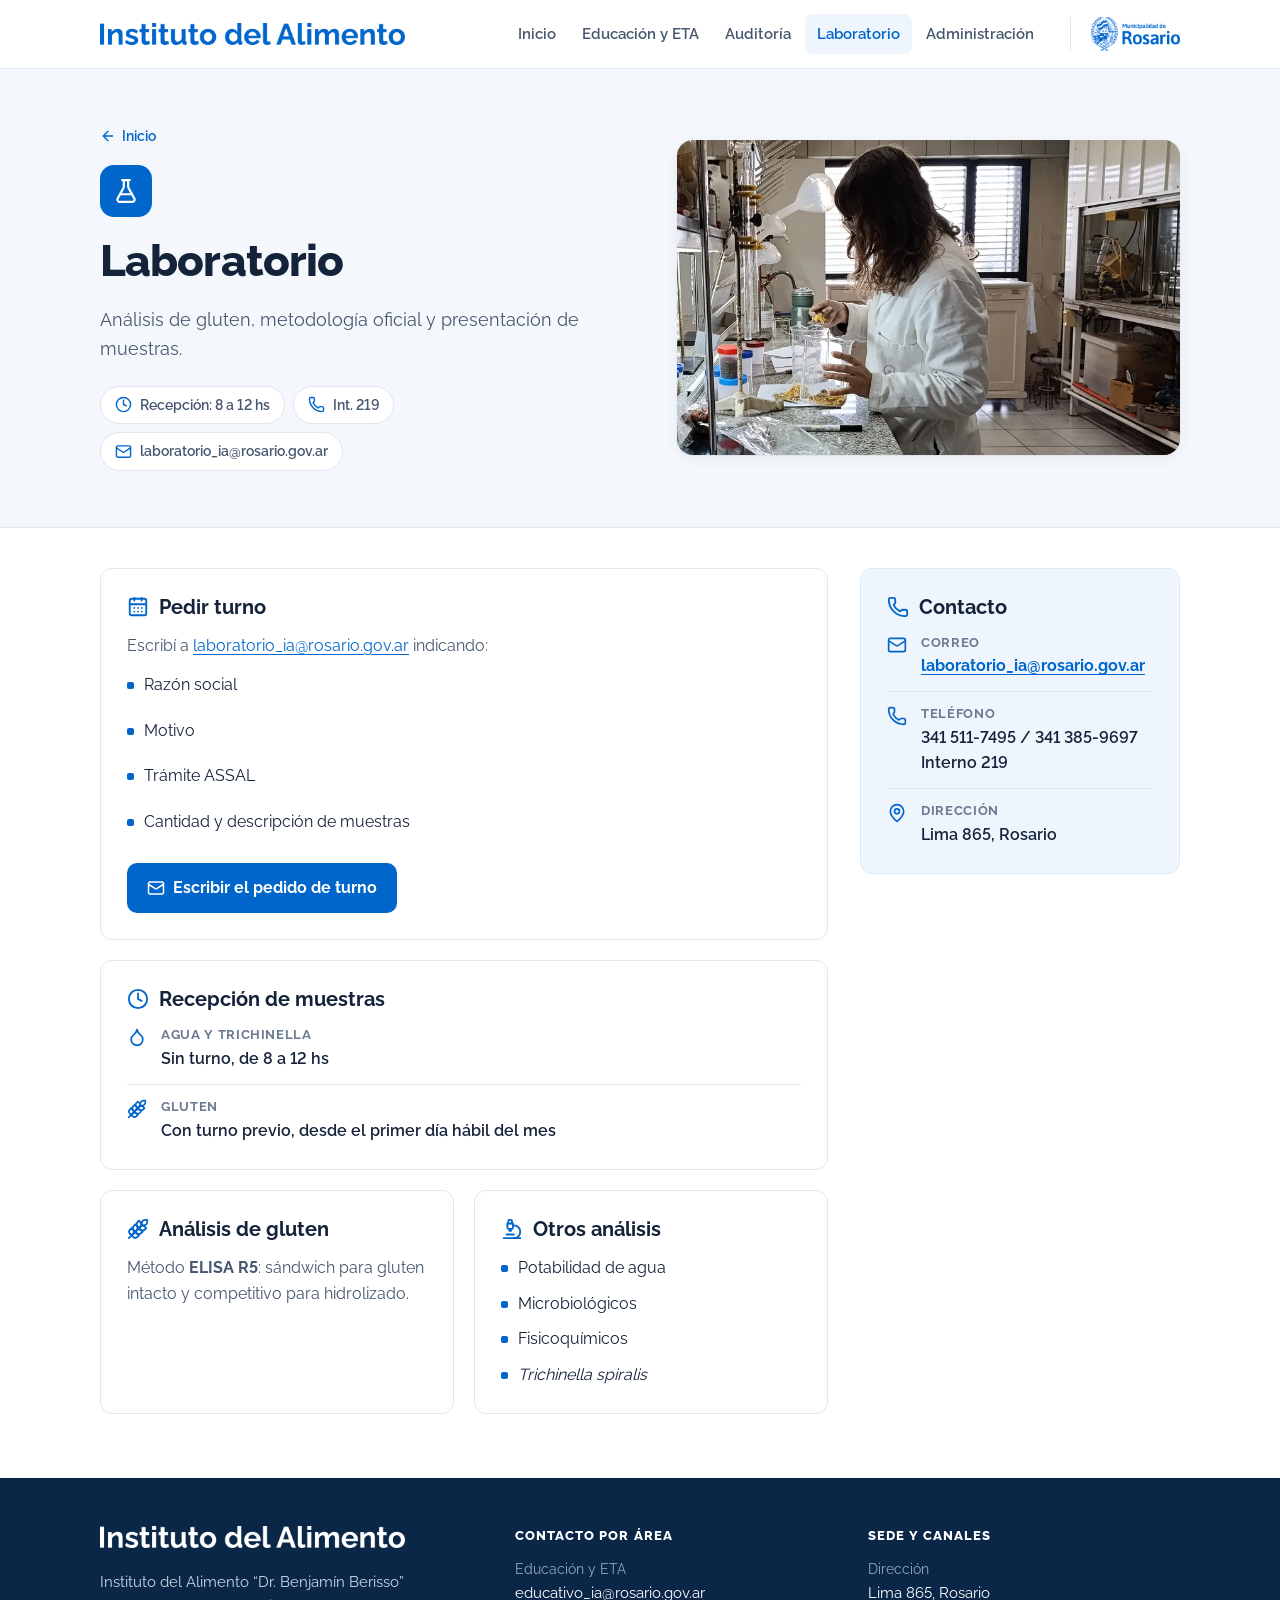
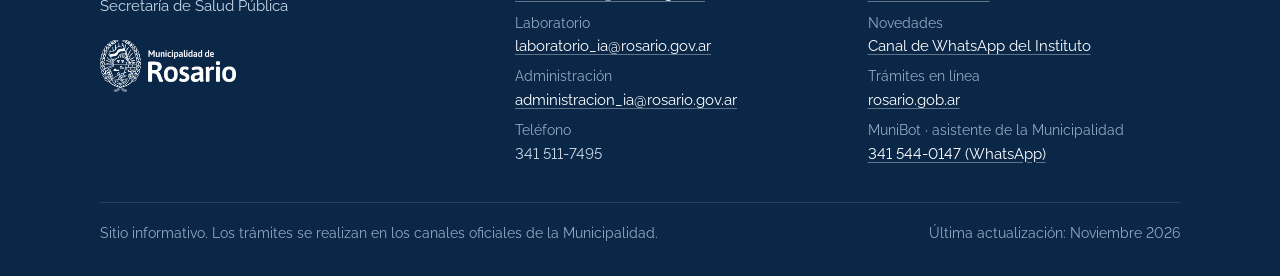
<file: laboratorio.html>
<!DOCTYPE html>
<html lang="es">
<head>
<meta charset="UTF-8">
<meta name="viewport" content="width=device-width, initial-scale=1.0">
<title>Laboratorio · Instituto del Alimento</title>
<meta name="description" content="Laboratorio del Instituto del Alimento: análisis de gluten, agua, microbiológicos, fisicoquímicos y Trichinella. Turnos y recepción de muestras.">
<link rel="canonical" href="https://ialimento.github.io/instituto-alimento/laboratorio.html">
<meta name="theme-color" content="#0166cb">
<meta property="og:type" content="website">
<meta property="og:locale" content="es_AR">
<meta property="og:site_name" content="Sitio Informativo del Instituto del Alimento">
<meta property="og:title" content="Laboratorio · Instituto del Alimento">
<meta property="og:description" content="Laboratorio del Instituto del Alimento: análisis de gluten, agua, microbiológicos, fisicoquímicos y Trichinella. Turnos y recepción de muestras.">
<meta property="og:url" content="https://ialimento.github.io/instituto-alimento/laboratorio.html">
<meta property="og:image" content="https://ialimento.github.io/instituto-alimento/assets/preview-whatsapp.jpg">
<meta property="og:image:width" content="1200">
<meta property="og:image:height" content="630">
<meta property="og:image:alt" content="Sitio Informativo del Instituto del Alimento">
<meta name="twitter:card" content="summary_large_image">
<link rel="preload" href="assets/fonts/raleway-latin-800-normal.woff2" as="font" type="font/woff2" crossorigin>
<link rel="stylesheet" href="assets/css/site.css">
</head>
<body>
<svg xmlns="http://www.w3.org/2000/svg" style="display:none" aria-hidden="true">
<symbol id="i-graduation-cap" viewBox="0 0 24 24" fill="none" stroke="currentColor" stroke-width="2" stroke-linecap="round" stroke-linejoin="round"><path d="M21.42 10.922a1 1 0 0 0-.019-1.838L12.83 5.18a2 2 0 0 0-1.66 0L2.6 9.08a1 1 0 0 0 0 1.832l8.57 3.908a2 2 0 0 0 1.66 0z" /> <path d="M22 10v6" /> <path d="M6 12.5V16a6 3 0 0 0 12 0v-3.5" /></symbol>
<symbol id="i-clipboard-check" viewBox="0 0 24 24" fill="none" stroke="currentColor" stroke-width="2" stroke-linecap="round" stroke-linejoin="round"><rect width="8" height="4" x="8" y="2" rx="1" ry="1" /> <path d="M16 4h2a2 2 0 0 1 2 2v14a2 2 0 0 1-2 2H6a2 2 0 0 1-2-2V6a2 2 0 0 1 2-2h2" /> <path d="m9 14 2 2 4-4" /></symbol>
<symbol id="i-flask-conical" viewBox="0 0 24 24" fill="none" stroke="currentColor" stroke-width="2" stroke-linecap="round" stroke-linejoin="round"><path d="M14 2v6a2 2 0 0 0 .245.96l5.51 10.08A2 2 0 0 1 18 22H6a2 2 0 0 1-1.755-2.96l5.51-10.08A2 2 0 0 0 10 8V2" /> <path d="M6.453 15h11.094" /> <path d="M8.5 2h7" /></symbol>
<symbol id="i-building-2" viewBox="0 0 24 24" fill="none" stroke="currentColor" stroke-width="2" stroke-linecap="round" stroke-linejoin="round"><path d="M10 12h4" /> <path d="M10 8h4" /> <path d="M14 21v-3a2 2 0 0 0-4 0v3" /> <path d="M6 10H4a2 2 0 0 0-2 2v7a2 2 0 0 0 2 2h16a2 2 0 0 0 2-2V9a2 2 0 0 0-2-2h-2" /> <path d="M6 21V5a2 2 0 0 1 2-2h8a2 2 0 0 1 2 2v16" /></symbol>
<symbol id="i-id-card" viewBox="0 0 24 24" fill="none" stroke="currentColor" stroke-width="2" stroke-linecap="round" stroke-linejoin="round"><path d="M13 19a4 4 0 00-8 0" /> <path d="M16 10h2" /> <path d="M16 14h2" /> <circle cx="9" cy="12" r="3" /> <rect x="2" y="5" width="20" height="14" rx="2" /></symbol>
<symbol id="i-refresh-cw" viewBox="0 0 24 24" fill="none" stroke="currentColor" stroke-width="2" stroke-linecap="round" stroke-linejoin="round"><path d="M3 12a9 9 0 0 1 9-9 9.75 9.75 0 0 1 6.74 2.74L21 8" /> <path d="M21 3v5h-5" /> <path d="M21 12a9 9 0 0 1-9 9 9.75 9.75 0 0 1-6.74-2.74L3 16" /> <path d="M8 16H3v5" /></symbol>
<symbol id="i-school" viewBox="0 0 24 24" fill="none" stroke="currentColor" stroke-width="2" stroke-linecap="round" stroke-linejoin="round"><path d="M14 21v-3a2 2 0 0 0-4 0v3" /> <path d="M18 4.933V21" /> <path d="m4 6 7.106-3.79a2 2 0 0 1 1.788 0L20 6" /> <path d="m6 11-3.52 2.147a1 1 0 0 0-.48.854V19a2 2 0 0 0 2 2h16a2 2 0 0 0 2-2v-5a1 1 0 0 0-.48-.853L18 11" /> <path d="M6 4.933V21" /> <circle cx="12" cy="9" r="2" /></symbol>
<symbol id="i-circle-help" viewBox="0 0 24 24" fill="none" stroke="currentColor" stroke-width="2" stroke-linecap="round" stroke-linejoin="round"><circle cx="12" cy="12" r="10" /> <path d="M9.09 9a3 3 0 0 1 5.83 1c0 2-3 3-3 3" /> <path d="M12 17h.01" /></symbol>
<symbol id="i-calendar-days" viewBox="0 0 24 24" fill="none" stroke="currentColor" stroke-width="2" stroke-linecap="round" stroke-linejoin="round"><path d="M8 2v3" /> <path d="M16 2v3" /> <rect x="3" y="3" width="18" height="18" rx="2" /> <path d="M3 9h18" /> <path d="M8 13h.01" /> <path d="M12 13h.01" /> <path d="M16 13h.01" /> <path d="M8 17h.01" /> <path d="M12 17h.01" /> <path d="M16 17h.01" /></symbol>
<symbol id="i-credit-card" viewBox="0 0 24 24" fill="none" stroke="currentColor" stroke-width="2" stroke-linecap="round" stroke-linejoin="round"><rect width="20" height="14" x="2" y="5" rx="2" /> <line x1="2" x2="22" y1="10" y2="10" /> <path d="M6 14h2" /></symbol>
<symbol id="i-mail" viewBox="0 0 24 24" fill="none" stroke="currentColor" stroke-width="2" stroke-linecap="round" stroke-linejoin="round"><path d="m22 7-8.991 5.727a2 2 0 0 1-2.009 0L2 7" /> <rect x="2" y="4" width="20" height="16" rx="2" /></symbol>
<symbol id="i-phone" viewBox="0 0 24 24" fill="none" stroke="currentColor" stroke-width="2" stroke-linecap="round" stroke-linejoin="round"><path d="M13.832 16.568a1 1 0 0 0 1.213-.303l.355-.465A2 2 0 0 1 17 15h3a2 2 0 0 1 2 2v3a2 2 0 0 1-2 2A18 18 0 0 1 2 4a2 2 0 0 1 2-2h3a2 2 0 0 1 2 2v3a2 2 0 0 1-.8 1.6l-.468.351a1 1 0 0 0-.292 1.233 14 14 0 0 0 6.392 6.384" /></symbol>
<symbol id="i-map-pin" viewBox="0 0 24 24" fill="none" stroke="currentColor" stroke-width="2" stroke-linecap="round" stroke-linejoin="round"><path d="M20 10c0 4.993-5.539 10.193-7.399 11.799a1 1 0 0 1-1.202 0C9.539 20.193 4 14.993 4 10a8 8 0 0 1 16 0" /> <circle cx="12" cy="10" r="3" /></symbol>
<symbol id="i-clock" viewBox="0 0 24 24" fill="none" stroke="currentColor" stroke-width="2" stroke-linecap="round" stroke-linejoin="round"><circle cx="12" cy="12" r="10" /> <path d="M12 6v6l4 2" /></symbol>
<symbol id="i-truck" viewBox="0 0 24 24" fill="none" stroke="currentColor" stroke-width="2" stroke-linecap="round" stroke-linejoin="round"><path d="M14 18V6a2 2 0 0 0-2-2H4a2 2 0 0 0-2 2v11a1 1 0 0 0 1 1h2" /> <path d="M15 18H9" /> <path d="M19 18h2a1 1 0 0 0 1-1v-3.65a1 1 0 0 0-.22-.624l-3.48-4.35A1 1 0 0 0 17.52 8H14" /> <circle cx="17" cy="18" r="2" /> <circle cx="7" cy="18" r="2" /></symbol>
<symbol id="i-store" viewBox="0 0 24 24" fill="none" stroke="currentColor" stroke-width="2" stroke-linecap="round" stroke-linejoin="round"><path d="M15 21v-5a1 1 0 0 0-1-1h-4a1 1 0 0 0-1 1v5" /> <path d="M17.774 10.31a1.12 1.12 0 0 0-1.549 0 2.5 2.5 0 0 1-3.451 0 1.12 1.12 0 0 0-1.548 0 2.5 2.5 0 0 1-3.452 0 1.12 1.12 0 0 0-1.549 0 2.5 2.5 0 0 1-3.77-3.248l2.889-4.184A2 2 0 0 1 7 2h10a2 2 0 0 1 1.653.873l2.895 4.192a2.5 2.5 0 0 1-3.774 3.244" /> <path d="M4 10.95V19a2 2 0 0 0 2 2h12a2 2 0 0 0 2-2v-8.05" /></symbol>
<symbol id="i-file-text" viewBox="0 0 24 24" fill="none" stroke="currentColor" stroke-width="2" stroke-linecap="round" stroke-linejoin="round"><path d="M6 22a2 2 0 0 1-2-2V4a2 2 0 0 1 2-2h8a2.4 2.4 0 0 1 1.704.706l3.588 3.588A2.4 2.4 0 0 1 20 8v12a2 2 0 0 1-2 2z" /> <path d="M14 2v5a1 1 0 0 0 1 1h5" /> <path d="M10 9H8" /> <path d="M16 13H8" /> <path d="M16 17H8" /></symbol>
<symbol id="i-droplet" viewBox="0 0 24 24" fill="none" stroke="currentColor" stroke-width="2" stroke-linecap="round" stroke-linejoin="round"><path d="M12 22a7 7 0 0 0 7-7c0-2-1-3.9-3-5.5s-3.5-4-4-6.5c-.5 2.5-2 4.9-4 6.5C6 11.1 5 13 5 15a7 7 0 0 0 7 7z" /></symbol>
<symbol id="i-wheat" viewBox="0 0 24 24" fill="none" stroke="currentColor" stroke-width="2" stroke-linecap="round" stroke-linejoin="round"><path d="M2 22 16 8" /> <path d="M3.47 12.53 5 11l1.53 1.53a3.5 3.5 0 0 1 0 4.94L5 19l-1.53-1.53a3.5 3.5 0 0 1 0-4.94Z" /> <path d="M7.47 8.53 9 7l1.53 1.53a3.5 3.5 0 0 1 0 4.94L9 15l-1.53-1.53a3.5 3.5 0 0 1 0-4.94Z" /> <path d="M11.47 4.53 13 3l1.53 1.53a3.5 3.5 0 0 1 0 4.94L13 11l-1.53-1.53a3.5 3.5 0 0 1 0-4.94Z" /> <path d="M20 2h2v2a4 4 0 0 1-4 4h-2V6a4 4 0 0 1 4-4Z" /> <path d="M11.47 17.47 13 19l-1.53 1.53a3.5 3.5 0 0 1-4.94 0L5 19l1.53-1.53a3.5 3.5 0 0 1 4.94 0Z" /> <path d="M15.47 13.47 17 15l-1.53 1.53a3.5 3.5 0 0 1-4.94 0L9 15l1.53-1.53a3.5 3.5 0 0 1 4.94 0Z" /> <path d="M19.47 9.47 21 11l-1.53 1.53a3.5 3.5 0 0 1-4.94 0L13 11l1.53-1.53a3.5 3.5 0 0 1 4.94 0Z" /></symbol>
<symbol id="i-arrow-left" viewBox="0 0 24 24" fill="none" stroke="currentColor" stroke-width="2" stroke-linecap="round" stroke-linejoin="round"><path d="m12 19-7-7 7-7" /> <path d="M19 12H5" /></symbol>
<symbol id="i-arrow-right" viewBox="0 0 24 24" fill="none" stroke="currentColor" stroke-width="2" stroke-linecap="round" stroke-linejoin="round"><path d="M5 12h14" /> <path d="m12 5 7 7-7 7" /></symbol>
<symbol id="i-chevron-down" viewBox="0 0 24 24" fill="none" stroke="currentColor" stroke-width="2" stroke-linecap="round" stroke-linejoin="round"><path d="m6 9 6 6 6-6" /></symbol>
<symbol id="i-external-link" viewBox="0 0 24 24" fill="none" stroke="currentColor" stroke-width="2" stroke-linecap="round" stroke-linejoin="round"><path d="M15 3h6v6" /> <path d="M10 14 21 3" /> <path d="M18 13v6a2 2 0 0 1-2 2H5a2 2 0 0 1-2-2V8a2 2 0 0 1 2-2h6" /></symbol>
<symbol id="i-triangle-alert" viewBox="0 0 24 24" fill="none" stroke="currentColor" stroke-width="2" stroke-linecap="round" stroke-linejoin="round"><path d="m21.73 18-8-14a2 2 0 0 0-3.48 0l-8 14A2 2 0 0 0 4 21h16a2 2 0 0 0 1.73-3" /> <path d="M12 9v4" /> <path d="M12 17h.01" /></symbol>
<symbol id="i-circle-check" viewBox="0 0 24 24" fill="none" stroke="currentColor" stroke-width="2" stroke-linecap="round" stroke-linejoin="round"><circle cx="12" cy="12" r="10" /> <path d="m16 9-5.5 5.5L8 12" /></symbol>
<symbol id="i-circle-x" viewBox="0 0 24 24" fill="none" stroke="currentColor" stroke-width="2" stroke-linecap="round" stroke-linejoin="round"><circle cx="12" cy="12" r="10" /> <path d="m15 9-6 6" /> <path d="m9 9 6 6" /></symbol>
<symbol id="i-user" viewBox="0 0 24 24" fill="none" stroke="currentColor" stroke-width="2" stroke-linecap="round" stroke-linejoin="round"><path d="M19 21v-2a4 4 0 0 0-4-4H9a4 4 0 0 0-4 4v2" /> <circle cx="12" cy="7" r="4" /></symbol>
<symbol id="i-bot" viewBox="0 0 24 24" fill="none" stroke="currentColor" stroke-width="2" stroke-linecap="round" stroke-linejoin="round"><path d="M12 8V4H8" /> <rect width="16" height="12" x="4" y="8" rx="2" /> <path d="M2 14h2" /> <path d="M20 14h2" /> <path d="M15 13v2" /> <path d="M9 13v2" /></symbol>
<symbol id="i-globe" viewBox="0 0 24 24" fill="none" stroke="currentColor" stroke-width="2" stroke-linecap="round" stroke-linejoin="round"><circle cx="12" cy="12" r="10" /> <path d="M12 2a14.5 14.5 0 0 0 0 20 14.5 14.5 0 0 0 0-20" /> <path d="M2 12h20" /></symbol>
<symbol id="i-microscope" viewBox="0 0 24 24" fill="none" stroke="currentColor" stroke-width="2" stroke-linecap="round" stroke-linejoin="round"><path d="M6 18h8" /> <path d="M3 22h18" /> <path d="M14 22a7 7 0 1 0 0-14h-1" /> <path d="M9 14h2" /> <path d="M9 12a2 2 0 0 1-2-2V6h6v4a2 2 0 0 1-2 2Z" /> <path d="M12 6V3a1 1 0 0 0-1-1H9a1 1 0 0 0-1 1v3" /></symbol>
<symbol id="i-menu" viewBox="0 0 24 24" fill="none" stroke="currentColor" stroke-width="2" stroke-linecap="round" stroke-linejoin="round"><path d="M4 5h16" /> <path d="M4 12h16" /> <path d="M4 19h16" /></symbol>
<symbol id="i-x" viewBox="0 0 24 24" fill="none" stroke="currentColor" stroke-width="2" stroke-linecap="round" stroke-linejoin="round"><path d="M18 6 6 18" /> <path d="m6 6 12 12" /></symbol>
<symbol id="i-laptop" viewBox="0 0 24 24" fill="none" stroke="currentColor" stroke-width="2" stroke-linecap="round" stroke-linejoin="round"><path d="M18 5a2 2 0 0 1 2 2v8.526a2 2 0 0 0 .212.897l1.068 2.127a1 1 0 0 1-.9 1.45H3.62a1 1 0 0 1-.9-1.45l1.068-2.127A2 2 0 0 0 4 15.526V7a2 2 0 0 1 2-2z" /> <path d="M20.054 15.987H3.946" /></symbol>
<symbol id="i-users" viewBox="0 0 24 24" fill="none" stroke="currentColor" stroke-width="2" stroke-linecap="round" stroke-linejoin="round"><path d="M16 21v-2a4 4 0 0 0-4-4H6a4 4 0 0 0-4 4v2" /> <path d="M16 3.128a4 4 0 0 1 0 7.744" /> <path d="M22 21v-2a4 4 0 0 0-3-3.87" /> <circle cx="9" cy="7" r="4" /></symbol>
<symbol id="i-camera" viewBox="0 0 24 24" fill="none" stroke="currentColor" stroke-width="2" stroke-linecap="round" stroke-linejoin="round"><path d="M13.997 4a2 2 0 0 1 1.76 1.05l.486.9A2 2 0 0 0 18.003 7H20a2 2 0 0 1 2 2v9a2 2 0 0 1-2 2H4a2 2 0 0 1-2-2V9a2 2 0 0 1 2-2h1.997a2 2 0 0 0 1.759-1.048l.489-.904A2 2 0 0 1 10.004 4z" /> <circle cx="12" cy="13" r="3" /></symbol>
<symbol id="i-shield-check" viewBox="0 0 24 24" fill="none" stroke="currentColor" stroke-width="2" stroke-linecap="round" stroke-linejoin="round"><path d="M20 13c0 5-3.5 7.5-7.66 8.95a1 1 0 0 1-.67-.01C7.5 20.5 4 18 4 13V6a1 1 0 0 1 1-1c2 0 4.5-1.2 6.24-2.72a1.17 1.17 0 0 1 1.52 0C14.51 3.81 17 5 19 5a1 1 0 0 1 1 1z" /> <path d="m9 12 2 2 4-4" /></symbol>
<symbol id="i-list-checks" viewBox="0 0 24 24" fill="none" stroke="currentColor" stroke-width="2" stroke-linecap="round" stroke-linejoin="round"><path d="M13 5h8" /> <path d="M13 12h8" /> <path d="M13 19h8" /> <path d="m3 17 2 2 4-4" /> <path d="m3 7 2 2 4-4" /></symbol>
<symbol id="i-info" viewBox="0 0 24 24" fill="none" stroke="currentColor" stroke-width="2" stroke-linecap="round" stroke-linejoin="round"><circle cx="12" cy="12" r="10" /> <path d="M12 16v-4" /> <path d="M12 8h.01" /></symbol>
<symbol id="i-whatsapp" viewBox="0 0 32 32"><path fill="currentColor" d="M16.02 4C9.39 4 4 9.28 4 15.78c0 2.08.57 4.12 1.65 5.91L4 28l6.52-1.59a12.2 12.2 0 0 0 5.5 1.34c6.63 0 12.02-5.28 12.02-11.78S22.65 4 16.02 4Zm0 21.75c-1.76 0-3.48-.46-4.99-1.34l-.36-.21-3.87.94.99-3.64-.24-.38A9.82 9.82 0 0 1 6 15.78C6 10.39 10.5 6 16.02 6s10.02 4.39 10.02 9.78-4.5 9.97-10.02 9.97Zm5.49-7.32c-.3-.15-1.78-.86-2.06-.96-.28-.1-.48-.15-.68.15-.2.29-.78.95-.95 1.14-.18.19-.35.22-.65.07-.3-.15-1.26-.45-2.4-1.45-.89-.77-1.49-1.72-1.66-2.01-.17-.29-.02-.45.13-.59.13-.13.3-.34.45-.51.15-.17.2-.29.3-.49.1-.19.05-.36-.02-.51-.08-.15-.68-1.59-.93-2.18-.24-.57-.49-.49-.68-.5h-.58c-.2 0-.53.07-.8.36-.28.29-1.05 1-1.05 2.45s1.08 2.84 1.23 3.04c.15.19 2.13 3.18 5.17 4.46.72.3 1.29.48 1.73.62.73.22 1.39.19 1.91.12.58-.08 1.78-.71 2.03-1.4.25-.69.25-1.28.18-1.4-.08-.12-.28-.19-.58-.34Z"/></symbol>
</svg>

<header class="header">
  <div class="wrap">
    <a class="brand" href="index.html" aria-label="Instituto del Alimento — inicio">
      <img src="assets/img/logo-instituto-positivo.png" alt="Instituto del Alimento" width="900" height="65">
    </a>
    <button class="menu-btn" type="button" aria-expanded="false" aria-controls="nav" aria-label="Abrir menú">
      <svg class="icon i-menu" aria-hidden="true"><use href="#i-menu"/></svg><svg class="icon i-close" aria-hidden="true"><use href="#i-x"/></svg>
    </button>
    <nav class="nav" id="nav" aria-label="Secciones">
        <a href="index.html">Inicio</a>
        <a href="educativo.html">Educación y ETA</a>
        <a href="auditoria.html">Auditoría</a>
        <a href="laboratorio.html" aria-current="page">Laboratorio</a>
        <a href="administracion.html">Administración</a>
    </nav>
    <a class="header-muni" href="https://www.rosario.gob.ar" target="_blank" rel="noopener" aria-label="Municipalidad de Rosario">
      <img src="assets/img/logo-muni-positivo.png" alt="Municipalidad de Rosario" width="520" height="199">
    </a>
  </div>
</header>

<main>
<section class="hero hero-dept">
  <div class="wrap">
    <div>
      <nav class="breadcrumb" aria-label="Ubicación"><a href="index.html"><svg class="icon" aria-hidden="true"><use href="#i-arrow-left"/></svg>Inicio</a></nav>
      <div class="dept-badge"><svg class="icon" aria-hidden="true"><use href="#i-flask-conical"/></svg></div>
      <h1>Laboratorio</h1>
      <p class="lead">Análisis de gluten, metodología oficial y presentación de muestras.</p>
      <div class="facts">
<span class="fact"><svg class="icon" aria-hidden="true"><use href="#i-clock"/></svg>Recepción: 8 a 12 hs</span>
<a class="fact" href="tel:+543415117495"><svg class="icon" aria-hidden="true"><use href="#i-phone"/></svg>Int. 219</a>
<a class="fact" href="mailto:laboratorio_ia@rosario.gov.ar"><svg class="icon" aria-hidden="true"><use href="#i-mail"/></svg>laboratorio_ia@rosario.gov.ar</a>
      </div>
    </div>
    <figure class="foto">
        <img src="assets/img/fotos/laboratorio-1440.webp"
             srcset="assets/img/fotos/laboratorio-800.webp 800w, assets/img/fotos/laboratorio-1440.webp 1440w"
             sizes="(max-width: 900px) 100vw, 540px"
             alt="Analista del laboratorio preparando muestras en la mesada" width="1440" height="900" fetchpriority="high">
      </figure>
  </div>
</section>

<div class="wrap">
  <div class="block">
    <div class="layout">
      <div class="stack">
        <div class="card" id="turnos">
          <h2><svg class="icon" aria-hidden="true"><use href="#i-calendar-days"/></svg>Pedir turno</h2>
          <p>Escribí a <a href="mailto:laboratorio_ia@rosario.gov.ar">laboratorio_ia@rosario.gov.ar</a> indicando:</p>
          <ul class="list cols-2">
            <li>Razón social</li>
            <li>Motivo</li>
            <li>Trámite ASSAL</li>
            <li>Cantidad y descripción de muestras</li>
          </ul>
          <a class="btn" href="mailto:laboratorio_ia@rosario.gov.ar?subject=Pedido%20de%20turno%20-%20Laboratorio"><svg class="icon" aria-hidden="true"><use href="#i-mail"/></svg>Escribir el pedido de turno</a>
        </div>

        <div class="card">
          <h2><svg class="icon" aria-hidden="true"><use href="#i-clock"/></svg>Recepción de muestras</h2>
          <div class="rows">
            <div class="row"><svg class="icon" aria-hidden="true"><use href="#i-droplet"/></svg><div><span class="label">Agua y Trichinella</span><span class="value">Sin turno, de 8 a 12 hs</span></div></div>
            <div class="row"><svg class="icon" aria-hidden="true"><use href="#i-wheat"/></svg><div><span class="label">Gluten</span><span class="value">Con turno previo, desde el primer día hábil del mes</span></div></div>
          </div>
        </div>

        <div class="grid-2">
          <div class="card">
            <h2><svg class="icon" aria-hidden="true"><use href="#i-wheat"/></svg>Análisis de gluten</h2>
            <p>Método <strong>ELISA R5</strong>: sándwich para gluten intacto y competitivo para hidrolizado.</p>
          </div>
          <div class="card">
            <h2><svg class="icon" aria-hidden="true"><use href="#i-microscope"/></svg>Otros análisis</h2>
            <ul class="list">
              <li>Potabilidad de agua</li>
              <li>Microbiológicos</li>
              <li>Fisicoquímicos</li>
              <li><em>Trichinella spiralis</em></li>
            </ul>
          </div>
        </div>
      </div>

      <aside class="card card-accent">
        <h2><svg class="icon" aria-hidden="true"><use href="#i-phone"/></svg>Contacto</h2>
        <div class="rows">
          <div class="row"><svg class="icon" aria-hidden="true"><use href="#i-mail"/></svg><div><span class="label">Correo</span><span class="value"><a href="mailto:laboratorio_ia@rosario.gov.ar">laboratorio_ia@rosario.gov.ar</a></span></div></div>
          <div class="row"><svg class="icon" aria-hidden="true"><use href="#i-phone"/></svg><div><span class="label">Teléfono</span><span class="value">341 511-7495 / 341 385-9697<br>Interno 219</span></div></div>
          <div class="row"><svg class="icon" aria-hidden="true"><use href="#i-map-pin"/></svg><div><span class="label">Dirección</span><span class="value">Lima 865, Rosario</span></div></div>
        </div>
      </aside>
    </div>
  </div>
</div>

</main>

<footer class="footer">
  <div class="wrap">
    <div class="footer-top">
      <div class="footer-logos">
        <img class="inst" src="assets/img/logo-instituto-negativo.png" alt="Instituto del Alimento" width="900" height="65">
        <p>Instituto del Alimento “Dr. Benjamín Berisso”<br>Secretaría de Salud Pública</p>
        <img class="muni" src="assets/img/logo-muni-negativo.png" alt="Municipalidad de Rosario" width="520" height="199">
      </div>
      <div>
        <h4>Contacto por área</h4>
        <ul>
          <li><span class="small">Educación y ETA</span><a href="mailto:educativo_ia@rosario.gov.ar">educativo_ia@rosario.gov.ar</a></li>
          <li><span class="small">Laboratorio</span><a href="mailto:laboratorio_ia@rosario.gov.ar">laboratorio_ia@rosario.gov.ar</a></li>
          <li><span class="small">Administración</span><a href="mailto:administracion_ia@rosario.gov.ar">administracion_ia@rosario.gov.ar</a></li>
          <li><span class="small">Teléfono</span>341 511-7495</li>
        </ul>
      </div>
      <div>
        <h4>Sede y canales</h4>
        <ul>
          <li><span class="small">Dirección</span><a href="https://maps.app.goo.gl/gdvkR9NQoEM4VuVJ6" target="_blank" rel="noopener">Lima 865, Rosario</a></li>
          <li><span class="small">Novedades</span><a href="https://whatsapp.com/channel/0029VbBgHsrFy72LKJ1xdt2n" target="_blank" rel="noopener">Canal de WhatsApp del Instituto</a></li>
          <li><span class="small">Trámites en línea</span><a href="https://www.rosario.gob.ar" target="_blank" rel="noopener">rosario.gob.ar</a></li>
          <li><span class="small">MuniBot · asistente de la Municipalidad</span><a href="https://wa.me/5493415440147" target="_blank" rel="noopener">341 544-0147 (WhatsApp)</a></li>
        </ul>
      </div>
    </div>
    <div class="footer-bottom">
      <span>Sitio informativo. Los trámites se realizan en los canales oficiales de la Municipalidad.</span>
      <span>Última actualización: Noviembre 2026</span>
    </div>
  </div>
</footer>


<script src="assets/js/site.js"></script>
</body>
</html>
</file>
<file: assets/css/site.css>
/* ==========================================================
   Instituto del Alimento "Dr. Benjamín Berisso" — estilos v2
   Un solo archivo para todas las páginas.
   ========================================================== */

@font-face { font-family: "Raleway"; font-weight: 400; font-display: swap; src: url("../fonts/raleway-latin-400-normal.woff2") format("woff2"); }
@font-face { font-family: "Raleway"; font-weight: 500; font-display: swap; src: url("../fonts/raleway-latin-500-normal.woff2") format("woff2"); }
@font-face { font-family: "Raleway"; font-weight: 600; font-display: swap; src: url("../fonts/raleway-latin-600-normal.woff2") format("woff2"); }
@font-face { font-family: "Raleway"; font-weight: 700; font-display: swap; src: url("../fonts/raleway-latin-700-normal.woff2") format("woff2"); }
@font-face { font-family: "Raleway"; font-weight: 800; font-display: swap; src: url("../fonts/raleway-latin-800-normal.woff2") format("woff2"); }

:root {
  /* Azul tomado de los logos oficiales */
  --azul: #0166cb;
  --azul-700: #0152a3;
  --azul-900: #0a2748;
  --azul-100: #d9e8fa;
  --azul-50: #eef5fd;

  --tinta: #15233a;
  --tinta-2: #475770;
  --tinta-3: #6b7a90;
  --linea: #dfe7f1;
  --fondo: #ffffff;
  --fondo-2: #f4f8fc;

  --ambar: #7a4f00;  --ambar-bg: #fff5dc;  --ambar-borde: #f1d48a;
  --rojo: #9c2419;   --rojo-bg: #fdeeed;   --rojo-borde: #f2c2bd;
  --verde: #1b6a3c;  --verde-bg: #e9f6ee;  --verde-borde: #b9e0c8;

  --radio: 12px;
  --radio-sm: 8px;
  --sombra: 0 1px 2px rgba(10, 39, 72, .06), 0 4px 16px rgba(10, 39, 72, .06);
  --ancho: 1120px;
  --header: 68px;
  color-scheme: light;
}

*, *::before, *::after { box-sizing: border-box; }
html { scroll-behavior: smooth; scroll-padding-top: calc(var(--header) + 64px); -webkit-text-size-adjust: 100%; }
body {
  margin: 0;
  font-family: "Raleway", "Helvetica Neue", Helvetica, Arial, sans-serif;
  font-size: 16px;
  line-height: 1.6;
  color: var(--tinta);
  background: var(--fondo);
  font-variant-numeric: lining-nums;
}
img { max-width: 100%; display: block; }
a { color: var(--azul); text-underline-offset: 3px; }
a:hover { color: var(--azul-700); }
h1, h2, h3 { line-height: 1.2; margin: 0; text-wrap: balance; }
p { margin: 0; }
strong { font-weight: 700; }

.icon { width: 20px; height: 20px; flex-shrink: 0; }
.wrap { max-width: var(--ancho); margin: 0 auto; padding: 0 20px; }
.sr-only { position: absolute; width: 1px; height: 1px; overflow: hidden; clip: rect(0 0 0 0); white-space: nowrap; }

:focus-visible { outline: 3px solid var(--azul); outline-offset: 2px; border-radius: 4px; }

/* ---------- Encabezado ---------- */
.header {
  position: sticky; top: 0; z-index: 50;
  background: #fff;
  backdrop-filter: saturate(1.4) blur(10px);
  border-bottom: 1px solid var(--linea);
}
.header .wrap { display: flex; align-items: center; gap: 24px; height: var(--header); }
.brand { display: flex; align-items: center; flex-shrink: 0; }
.brand img { height: 22px; width: auto; }
.nav { display: flex; gap: 2px; margin-left: auto; }
.nav a {
  color: var(--tinta-2); text-decoration: none; font-weight: 600; font-size: 14.5px;
  padding: 8px 12px; border-radius: var(--radio-sm);
}
.nav a:hover { background: var(--fondo-2); color: var(--tinta); }
.nav a[aria-current="page"] { color: var(--azul); background: var(--azul-50); }
.header-muni { border-left: 1px solid var(--linea); padding-left: 20px; }
.header-muni img { height: 34px; width: auto; }
.menu-btn {
  display: none; margin-left: auto; background: none; border: 1px solid var(--linea);
  border-radius: var(--radio-sm); padding: 8px; color: var(--tinta); cursor: pointer;
}
.menu-btn .icon { width: 22px; height: 22px; }
.menu-btn .i-close { display: none; }

@media (max-width: 900px) {
  .header-muni { display: none; }
  .menu-btn { display: inline-flex; }
  .nav {
    position: fixed; top: var(--header); left: 0; right: 0;
    flex-direction: column; gap: 0; padding: 8px 12px 16px;
    background: #fff; border-bottom: 1px solid var(--linea); box-shadow: var(--sombra);
    transform: translateY(-8px); opacity: 0; visibility: hidden;
    transition: opacity .2s, transform .2s, visibility .2s;
  }
  .nav a { padding: 14px 12px; font-size: 16px; }
  body.menu-abierto .nav { transform: none; opacity: 1; visibility: visible; }
  body.menu-abierto .menu-btn .i-menu { display: none; }
  body.menu-abierto .menu-btn .i-close { display: block; }
}
@media (max-width: 420px) { .brand img { height: 18px; } }

/* ---------- Hero ---------- */
.hero { background: var(--fondo-2); border-bottom: 1px solid var(--linea); }
.hero .wrap {
  display: grid; grid-template-columns: 1.05fr 1fr; gap: 48px; align-items: center;
  padding-top: 56px; padding-bottom: 56px;
}
.eyebrow {
  display: inline-block; font-size: 13px; font-weight: 700; letter-spacing: .06em;
  text-transform: uppercase; color: var(--azul); margin-bottom: 14px;
}
.hero h1 { font-size: clamp(34px, 5vw, 52px); font-weight: 800; letter-spacing: -.02em; color: var(--tinta); }
.hero h1 .sub { display: block; font-size: .5em; font-weight: 600; color: var(--tinta-2); letter-spacing: 0; margin-top: 8px; }
.hero .lead { font-size: 18px; color: var(--tinta-2); margin-top: 18px; max-width: 34em; }
.hero-dept h1 { font-size: clamp(30px, 4.2vw, 44px); }

.breadcrumb { display: flex; gap: 8px; align-items: center; font-size: 14px; margin-bottom: 18px; color: var(--tinta-3); }
.breadcrumb a { font-weight: 600; text-decoration: none; display: inline-flex; gap: 6px; align-items: center; }
.breadcrumb .icon { width: 16px; height: 16px; }

.dept-badge {
  width: 52px; height: 52px; border-radius: 14px; background: var(--azul); color: #fff;
  display: grid; place-items: center; margin-bottom: 18px;
}
.dept-badge .icon { width: 26px; height: 26px; }

.facts { display: flex; flex-wrap: wrap; gap: 8px; margin-top: 22px; }
.fact {
  display: inline-flex; align-items: center; gap: 8px; background: #fff; border: 1px solid var(--linea);
  border-radius: 999px; padding: 7px 14px; font-size: 14px; font-weight: 600; color: var(--tinta-2);
  text-decoration: none;
}
a.fact:hover { border-color: var(--azul); color: var(--azul); }
.fact .icon { width: 17px; height: 17px; color: var(--azul); }

/* Foto (con lugar reservado mientras no hay imagen) */
.foto {
  margin: 0; border-radius: 16px; overflow: hidden; aspect-ratio: 16 / 10;
  background: var(--azul-100); box-shadow: var(--sombra);
}
.foto img { width: 100%; height: 100%; object-fit: cover; }
.foto-vacia {
  display: grid; place-items: center; text-align: center; padding: 24px;
  background:
    repeating-linear-gradient(135deg, rgba(1,102,203,.06) 0 12px, transparent 12px 24px),
    var(--azul-50);
  border: 2px dashed #a9c7ec; box-shadow: none; color: var(--azul-700);
}
.foto-vacia .icon { width: 36px; height: 36px; margin: 0 auto 10px; opacity: .8; }
.foto-vacia strong { display: block; font-size: 16px; }
.foto-vacia small { display: block; color: var(--tinta-3); font-size: 13px; margin-top: 4px; }

@media (max-width: 900px) {
  .hero .wrap { grid-template-columns: 1fr; gap: 28px; padding-top: 32px; padding-bottom: 36px; }
  .hero .foto { order: -1; aspect-ratio: 16 / 9; }
  .hero .lead { font-size: 17px; }
}

/* ---------- Secciones ---------- */
.section { padding: 56px 0; }
.section:not(.section-alt) + .section:not(.section-alt) { padding-top: 0; }
.section-head { margin-bottom: 24px; }
.section-head h2 { font-size: clamp(24px, 3vw, 30px); font-weight: 800; letter-spacing: -.01em; }
.section-head p { color: var(--tinta-2); margin-top: 6px; }
.section-alt { background: var(--fondo-2); border-top: 1px solid var(--linea); border-bottom: 1px solid var(--linea); }

/* Accesos rápidos */
.quick { display: grid; grid-template-columns: repeat(3, 1fr); gap: 16px; }
.quick a {
  display: flex; gap: 16px; align-items: flex-start; padding: 22px; text-decoration: none; color: var(--tinta);
  background: #fff; border: 1px solid var(--linea); border-radius: var(--radio); box-shadow: var(--sombra);
  transition: border-color .15s, transform .15s;
}
.quick a:hover { border-color: var(--azul); transform: translateY(-2px); color: var(--tinta); }
.quick .q-icon {
  width: 46px; height: 46px; border-radius: 12px; background: var(--azul-50); color: var(--azul);
  display: grid; place-items: center; flex-shrink: 0;
}
.quick .q-icon .icon { width: 24px; height: 24px; }
.quick strong { display: block; font-size: 18px; }
.quick span { display: block; font-size: 14.5px; color: var(--tinta-2); margin-top: 2px; line-height: 1.45; }
.quick .go { color: var(--azul); font-weight: 700; font-size: 14px; margin-top: 10px; display: inline-flex; gap: 4px; align-items: center; }
.quick .go .icon { width: 16px; height: 16px; }

/* Departamentos */
.depts { display: grid; grid-template-columns: repeat(2, 1fr); gap: 16px; }
.dept {
  display: grid; grid-template-columns: auto 1fr; gap: 4px 18px; padding: 24px; text-decoration: none;
  color: var(--tinta); background: #fff; border: 1px solid var(--linea); border-radius: var(--radio);
  transition: border-color .15s, box-shadow .15s;
}
.dept:hover { border-color: var(--azul); box-shadow: var(--sombra); color: var(--tinta); }
.dept .d-icon {
  grid-row: span 3; width: 48px; height: 48px; border-radius: 12px; background: var(--azul); color: #fff;
  display: grid; place-items: center;
}
.dept .d-icon .icon { width: 24px; height: 24px; }
.dept h3 { font-size: 19px; font-weight: 700; }
.dept p { color: var(--tinta-2); font-size: 15px; line-height: 1.5; }
.dept .meta { display: flex; gap: 6px; align-items: center; font-size: 13.5px; font-weight: 600; color: var(--tinta-3); margin-top: 8px; }
.dept .meta .icon { width: 15px; height: 15px; }

@media (max-width: 900px) {
  .quick { grid-template-columns: 1fr; }
  .depts { grid-template-columns: 1fr; }
  .section { padding: 40px 0; }
}

/* ---------- Contenido de departamento ---------- */
.layout { display: grid; grid-template-columns: 1fr 320px; gap: 32px; align-items: start; }
.layout > aside { position: sticky; top: calc(var(--header) + 20px); }
@media (max-width: 900px) {
  .layout { grid-template-columns: 1fr; }
  .layout > aside { position: static; }
}
.stack { display: grid; gap: 20px; }

.card {
  background: #fff; border: 1px solid var(--linea); border-radius: var(--radio); padding: 26px;
}
.card h2, .card h3 { display: flex; align-items: center; gap: 10px; font-size: 20px; font-weight: 700; margin-bottom: 14px; }
.card h2 .icon, .card h3 .icon { color: var(--azul); width: 22px; height: 22px; }
.card > p { color: var(--tinta-2); }
.card a { overflow-wrap: anywhere; }
.card > p + * { margin-top: 14px; }
.card-accent { border-color: var(--azul-100); background: var(--azul-50); }
@media (max-width: 520px) { .card { padding: 20px; } }

.list { list-style: none; margin: 0; padding: 0; display: grid; gap: 10px; }
.list li { position: relative; padding-left: 17px; }
.list li::before {
  content: ""; position: absolute; left: 0; top: .62em; width: 7px; height: 7px; border-radius: 2px; background: var(--azul);
}
.list small { display: block; color: var(--tinta-3); font-size: 14px; }
.cols-2 { columns: 2; column-gap: 32px; }
.cols-2 li { break-inside: avoid; margin-bottom: 10px; }
@media (max-width: 600px) { .cols-2 { columns: 1; } }

.rows { display: grid; }
.row { display: flex; gap: 14px; align-items: flex-start; padding: 12px 0; border-top: 1px solid var(--linea); }
.row:first-child { border-top: 0; padding-top: 0; }
.row:last-child { padding-bottom: 0; }
.row > .icon { color: var(--azul); margin-top: 2px; }
.row .label { display: block; font-size: 13px; font-weight: 700; text-transform: uppercase; letter-spacing: .05em; color: var(--tinta-3); }
.row .value { display: block; font-weight: 600; }
.row .value a { font-weight: 700; word-break: break-word; }

.tags { display: flex; flex-wrap: wrap; gap: 8px; }
.tag {
  display: inline-flex; align-items: center; gap: 6px; font-size: 14.5px; font-weight: 700;
  padding: 6px 12px; border-radius: 999px; border: 1px solid var(--linea); background: #fff;
}
.tag .icon { width: 16px; height: 16px; }
.tag-verde { color: var(--verde); background: var(--verde-bg); border-color: var(--verde-borde); }
.tag-ambar { color: var(--ambar); background: var(--ambar-bg); border-color: var(--ambar-borde); }
.tag-azul { color: var(--azul-700); background: var(--azul-50); border-color: var(--azul-100); }

.note {
  display: flex; gap: 12px; align-items: flex-start; padding: 14px 16px; border-radius: var(--radio-sm);
  border: 1px solid; font-size: 15px; line-height: 1.5;
}
.note .icon { margin-top: 1px; }
.note-ambar { color: var(--ambar); background: var(--ambar-bg); border-color: var(--ambar-borde); }
.note-rojo { color: var(--rojo); background: var(--rojo-bg); border-color: var(--rojo-borde); }
.note-verde { color: var(--verde); background: var(--verde-bg); border-color: var(--verde-borde); }
.note-azul { color: var(--azul-700); background: var(--azul-50); border-color: var(--azul-100); }
* + .note, .note + * { margin-top: 12px; }

.btn {
  display: inline-flex; align-items: center; justify-content: center; gap: 8px;
  background: var(--azul); color: #fff; font-weight: 700; font-size: 15.5px; text-decoration: none;
  padding: 13px 20px; border-radius: 10px; border: 0; min-height: 48px;
}
.btn:hover { background: var(--azul-700); color: #fff; }
.btn .icon { width: 18px; height: 18px; }
.btn-sec { background: #fff; color: var(--azul); border: 1.5px solid var(--azul); }
.btn-sec:hover { background: var(--azul-50); color: var(--azul-700); }
* + .btn, * + .btns { margin-top: 18px; }
.btns { display: flex; flex-wrap: wrap; gap: 10px; }

/* Pasos numerados */
.steps { list-style: none; margin: 0; padding: 0; counter-reset: paso; display: grid; gap: 0; }
.steps > li { counter-increment: paso; position: relative; padding: 0 0 22px 52px; }
.steps > li:last-child { padding-bottom: 0; }
.steps > li::before {
  content: counter(paso); position: absolute; left: 0; top: 0; width: 34px; height: 34px; border-radius: 50%;
  background: var(--azul); color: #fff; font-weight: 800; display: grid; place-items: center; font-size: 15px;
}
.steps > li::after {
  content: ""; position: absolute; left: 16px; top: 38px; bottom: 4px; width: 2px; background: var(--azul-100);
}
.steps > li:last-child::after { display: none; }
.steps strong { display: block; font-size: 17px; line-height: 34px; }
.steps p { color: var(--tinta-2); font-size: 15.5px; }

/* Subnavegación dentro de la página */
.subnav {
  position: sticky; top: var(--header); z-index: 40; background: rgba(255,255,255,.97);
  border-bottom: 1px solid var(--linea);
}
.subnav .wrap { display: flex; gap: 8px; overflow-x: auto; padding-top: 10px; padding-bottom: 10px; scrollbar-width: none; }
.subnav .wrap::-webkit-scrollbar { display: none; }
.subnav a {
  flex-shrink: 0; text-decoration: none; font-weight: 700; font-size: 14.5px; color: var(--tinta-2);
  padding: 8px 14px; border-radius: 999px; border: 1px solid var(--linea); background: #fff;
}
.subnav a:hover { border-color: var(--azul); color: var(--azul); }

.block { padding-top: 48px; }
.block:first-child { padding-top: 40px; }
.block-head { display: flex; gap: 14px; align-items: center; margin-bottom: 20px; }
.block-head .d-icon {
  width: 44px; height: 44px; border-radius: 12px; background: var(--azul-50); color: var(--azul);
  display: grid; place-items: center; flex-shrink: 0;
}
.block-head h2 { font-size: clamp(22px, 3vw, 28px); font-weight: 800; letter-spacing: -.01em; }
.block-head p { color: var(--tinta-2); font-size: 15.5px; margin-top: 2px; }

.grid-2 { display: grid; grid-template-columns: 1fr 1fr; gap: 20px; }
@media (max-width: 760px) { .grid-2 { grid-template-columns: 1fr; } }

/* Preguntas frecuentes (details/summary, sin JavaScript) */
.faq-group + .faq-group { margin-top: 28px; }
.faq-group h3 {
  display: flex; align-items: center; gap: 10px; font-size: 15px; font-weight: 800;
  text-transform: uppercase; letter-spacing: .06em; color: var(--azul); margin-bottom: 10px;
}
.faq-group h3 .icon { width: 18px; height: 18px; }
.faq { border: 1px solid var(--linea); border-radius: var(--radio); background: #fff; overflow: hidden; }
.faq details + details { border-top: 1px solid var(--linea); }
.faq summary {
  list-style: none; cursor: pointer; display: flex; gap: 12px; align-items: center; justify-content: space-between;
  padding: 16px 20px; font-weight: 700; font-size: 16px;
}
.faq summary::-webkit-details-marker { display: none; }
.faq summary:hover { background: var(--fondo-2); }
.faq summary .icon { color: var(--tinta-3); transition: transform .2s; }
.faq details[open] summary .icon { transform: rotate(180deg); color: var(--azul); }
.faq details[open] summary { color: var(--azul-700); }
.faq .answer { padding: 0 20px 18px; color: var(--tinta-2); }
.faq .answer p + p, .faq .answer p + ul, .faq .answer ul + p { margin-top: 10px; }
.faq .answer ul { margin: 8px 0 0; padding-left: 20px; }

/* ---------- Pie ---------- */
.footer { background: var(--azul-900); color: #c9d6e6; margin-top: 64px; font-size: 15px; }
main:has(> .section-alt:last-child) + .footer { margin-top: 0; }
@media (max-width: 600px) { .footer .wrap { padding-bottom: 96px; } }
.footer .wrap { padding-top: 48px; padding-bottom: 32px; }
.footer-top { display: grid; grid-template-columns: 1.2fr 1fr 1fr; gap: 40px; }
.footer-logos { display: grid; gap: 22px; align-content: start; }
.footer-logos .inst { height: 22px; width: auto; }
.footer-logos .muni { height: 52px; width: auto; }
.footer h4 { color: #fff; font-size: 13px; font-weight: 800; letter-spacing: .08em; text-transform: uppercase; margin: 0 0 12px; }
.footer ul { list-style: none; padding: 0; margin: 0; display: grid; gap: 8px; }
.footer a { color: #fff; text-decoration-color: rgba(255,255,255,.35); }
.footer a:hover { color: #fff; text-decoration-color: #fff; }
.footer .small { display: block; color: #93a8c2; font-size: 13.5px; }
.footer-bottom {
  border-top: 1px solid rgba(255,255,255,.12); margin-top: 36px; padding-top: 20px;
  display: flex; flex-wrap: wrap; justify-content: space-between; gap: 8px 24px; font-size: 13.5px; color: #93a8c2;
}
@media (max-width: 860px) { .footer-top { grid-template-columns: 1fr; gap: 28px; } }

/* ---------- Botón de WhatsApp ---------- */
.wa {
  position: fixed; right: 18px; bottom: 18px; z-index: 60;
  display: inline-flex; align-items: center; gap: 8px; padding: 12px 18px 12px 14px;
  background: #1fae53; color: #fff; font-weight: 700; font-size: 15px; text-decoration: none;
  border-radius: 999px; box-shadow: 0 6px 20px rgba(0,0,0,.2);
}
.wa:hover { background: #179446; color: #fff; }
.wa .icon { width: 24px; height: 24px; }
@media (max-width: 600px) { .wa span { display: none; } .wa { padding: 14px; } }

@media (prefers-reduced-motion: reduce) {
  * { transition: none !important; scroll-behavior: auto !important; }
}

@media print {
  .header, .subnav, .wa, .foto-vacia { display: none !important; }
  .footer { background: none; color: #000; }
  .faq details { display: block; }
}

/* ---------- Mapa ---------- */
.mapa-grid { display: grid; grid-template-columns: 380px 1fr; gap: 20px; align-items: stretch; }
.mapa {
  border-radius: var(--radio); overflow: hidden; border: 1px solid var(--linea);
  min-height: 380px; background: var(--azul-50);
}
.mapa iframe { width: 100%; height: 100%; min-height: 380px; border: 0; display: block; }
.map-link { display: inline-flex; align-items: center; gap: 4px; font-size: 14px; font-weight: 700; margin-top: 4px; }
.map-link .icon { width: 14px; height: 14px; }
@media (max-width: 900px) {
  .mapa-grid { grid-template-columns: 1fr; }
  .mapa, .mapa iframe { min-height: 300px; }
}

/* ---------- Banda de consultas por WhatsApp ---------- */
.wa-banda {
  display: flex; align-items: center; gap: 18px; margin-top: 20px; padding: 20px 22px;
  background: #eaf8ef; border: 1px solid #bfe5cc; border-radius: var(--radio);
}
.wa-banda-icon {
  width: 48px; height: 48px; border-radius: 50%; background: #1fae53; color: #fff;
  display: grid; place-items: center; flex-shrink: 0;
}
.wa-banda-icon .icon { width: 26px; height: 26px; }
.wa-banda > div strong { display: block; font-size: 18px; }
.wa-banda > div span { display: block; color: var(--tinta-2); font-size: 15px; line-height: 1.45; }
.wa-banda .btn { margin: 0 0 0 auto; flex-shrink: 0; }
.btn-wa { background: #1a8f45; }
.btn-wa:hover { background: #157a3a; }
@media (max-width: 760px) {
  .wa-banda { flex-wrap: wrap; }
  .wa-banda > div { flex: 1 1 200px; }
  .wa-banda .btn { width: 100%; margin: 4px 0 0; }
}
</file>
